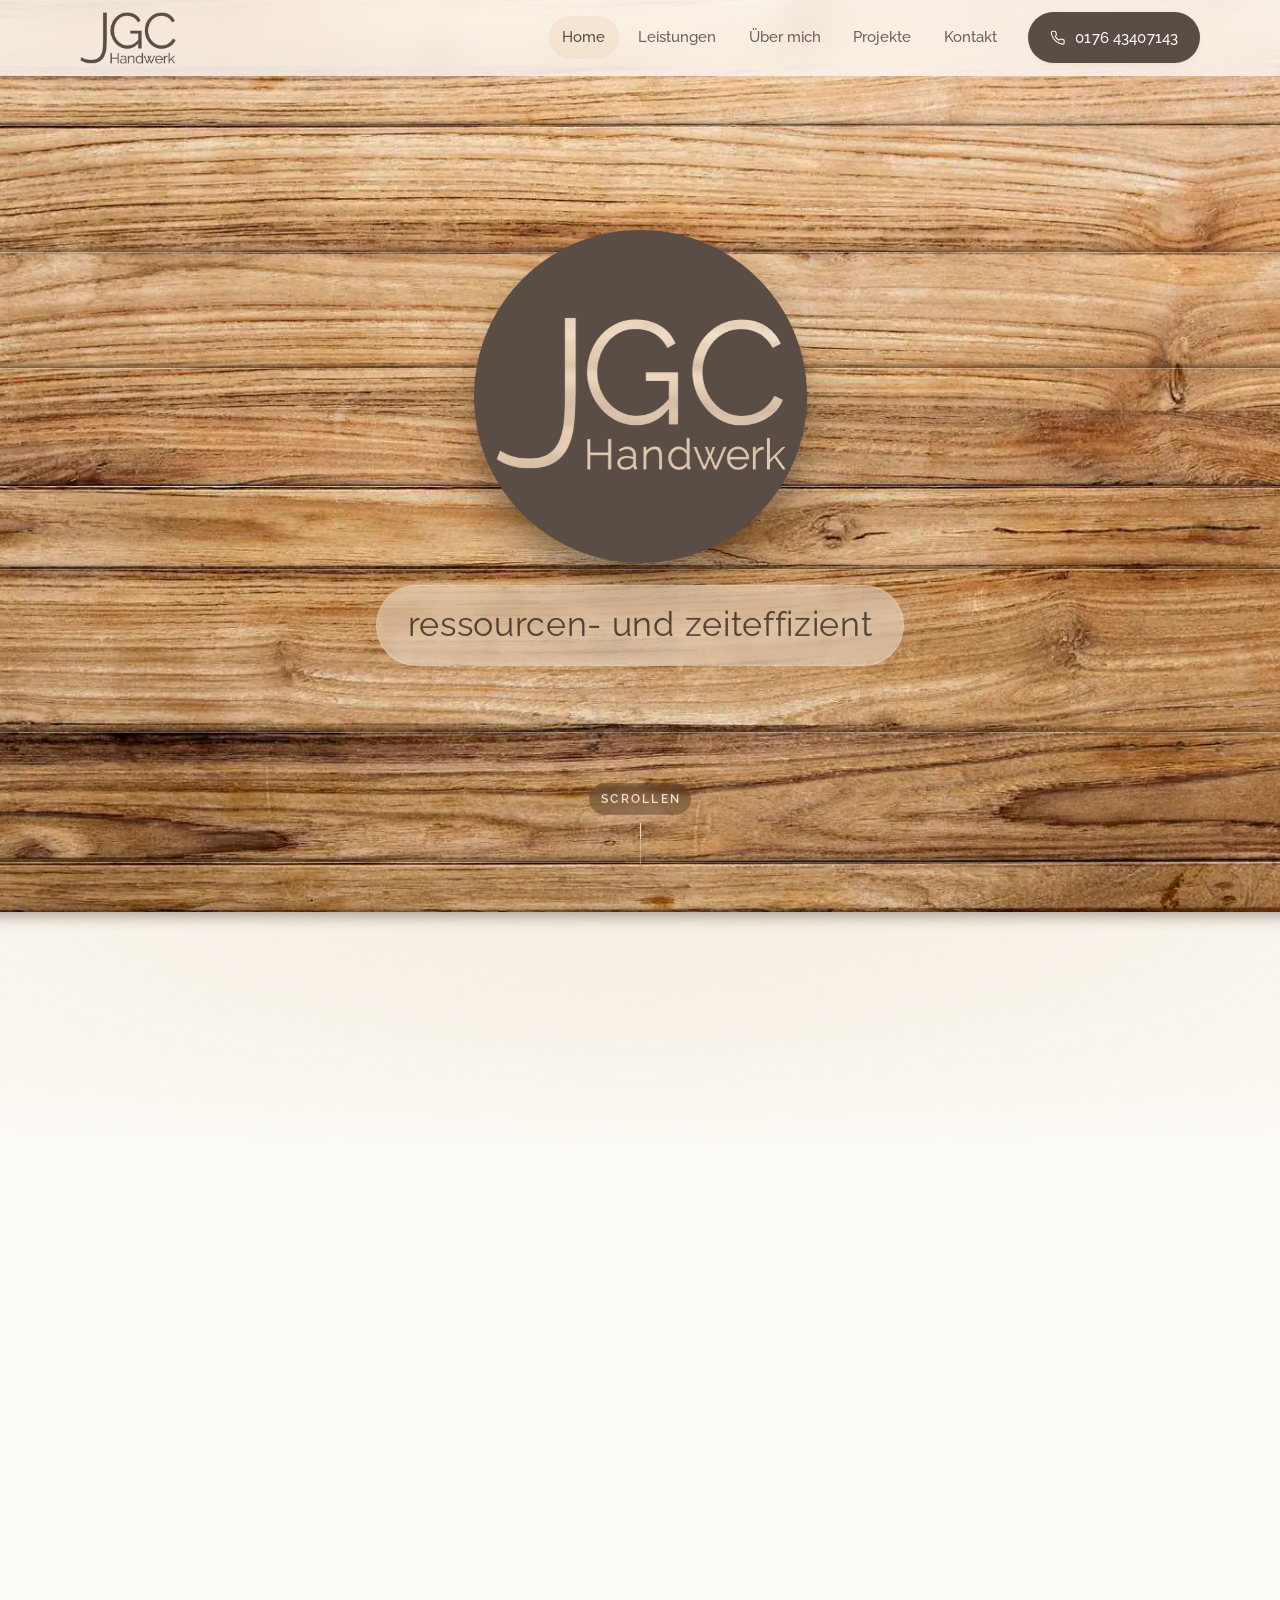
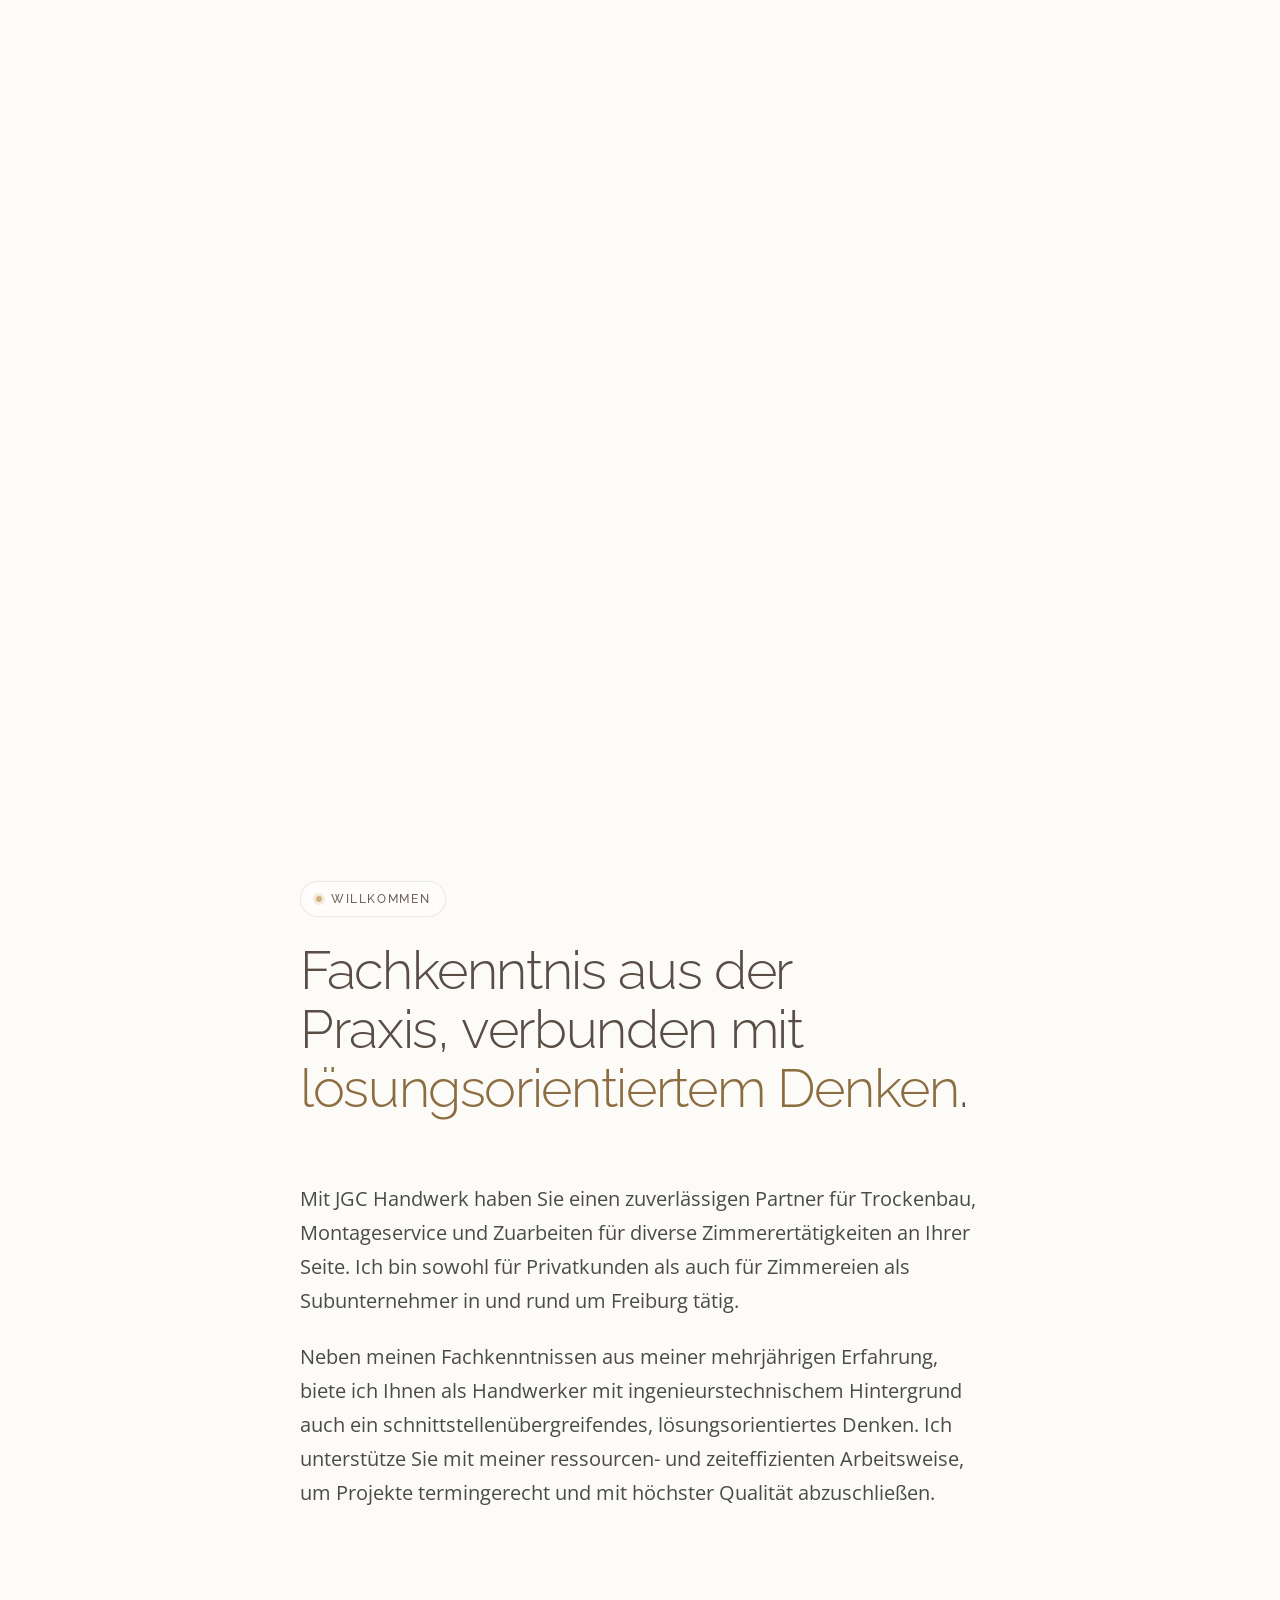
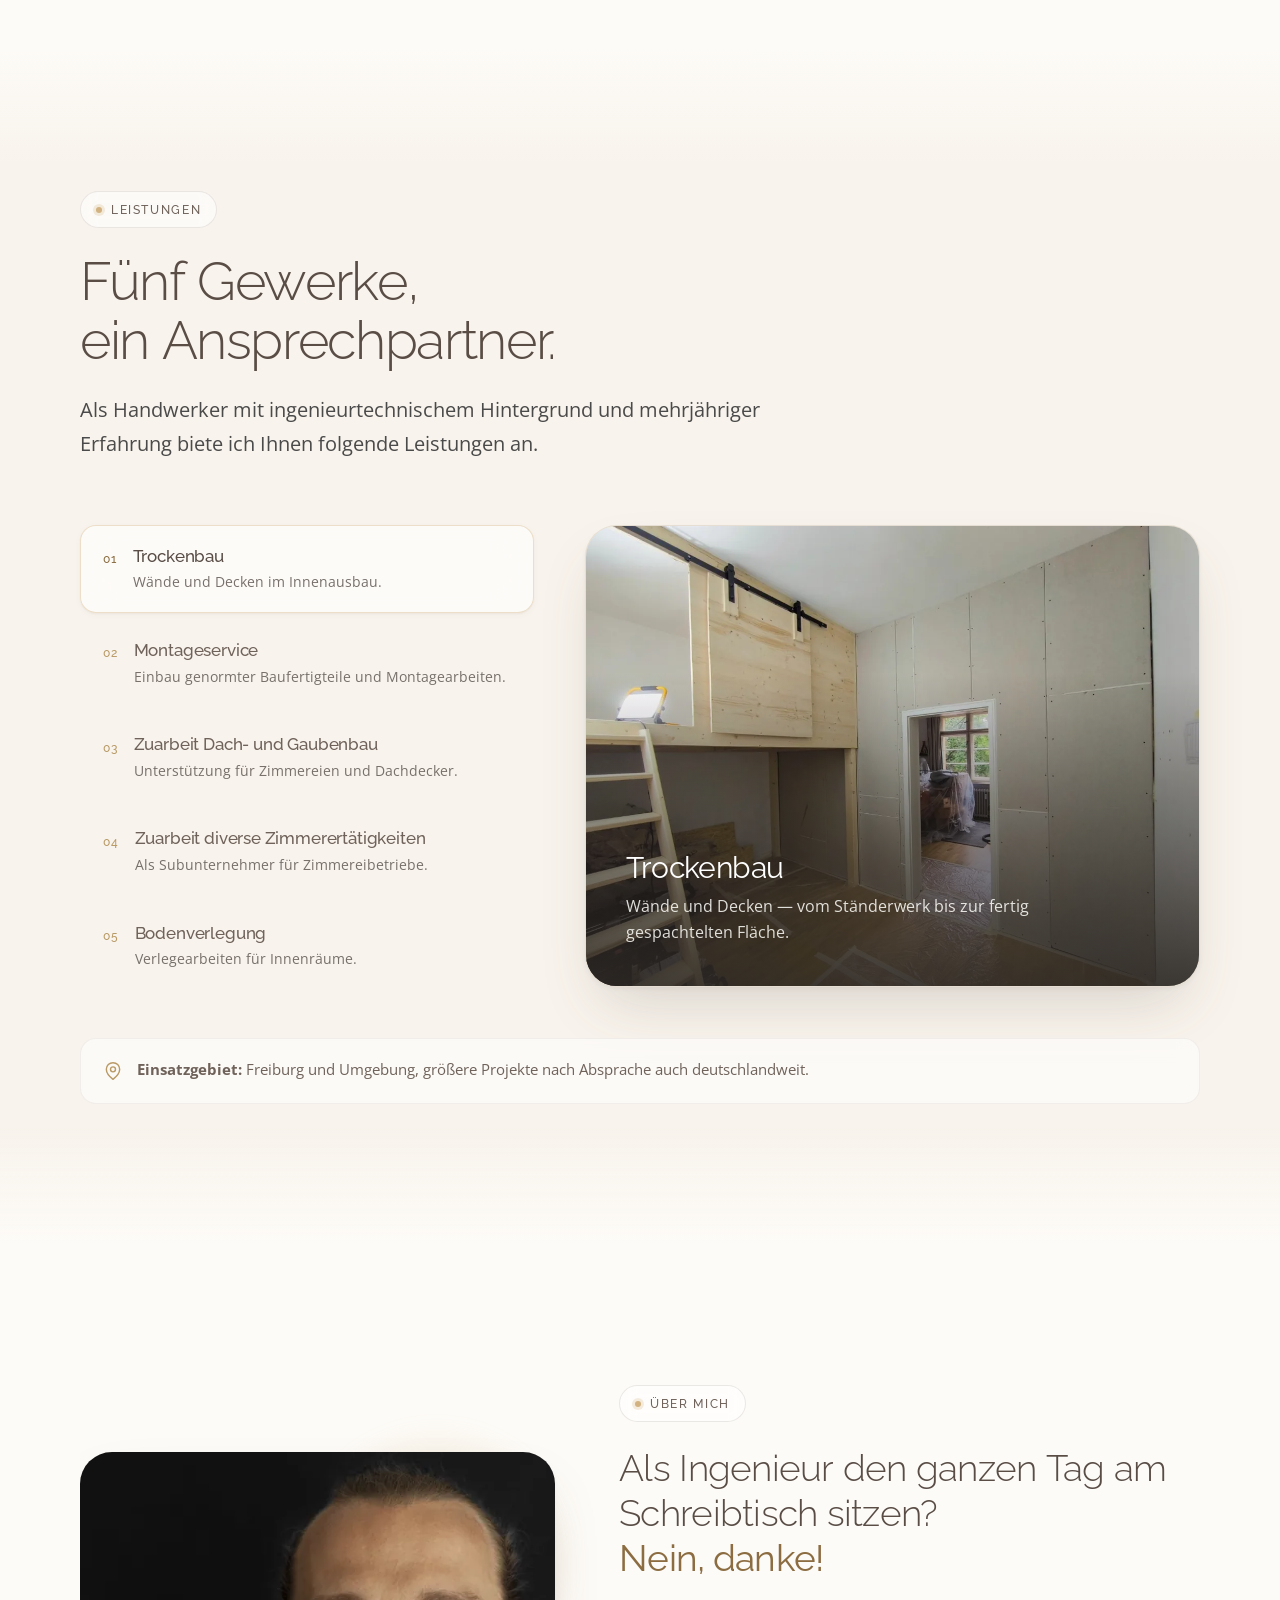
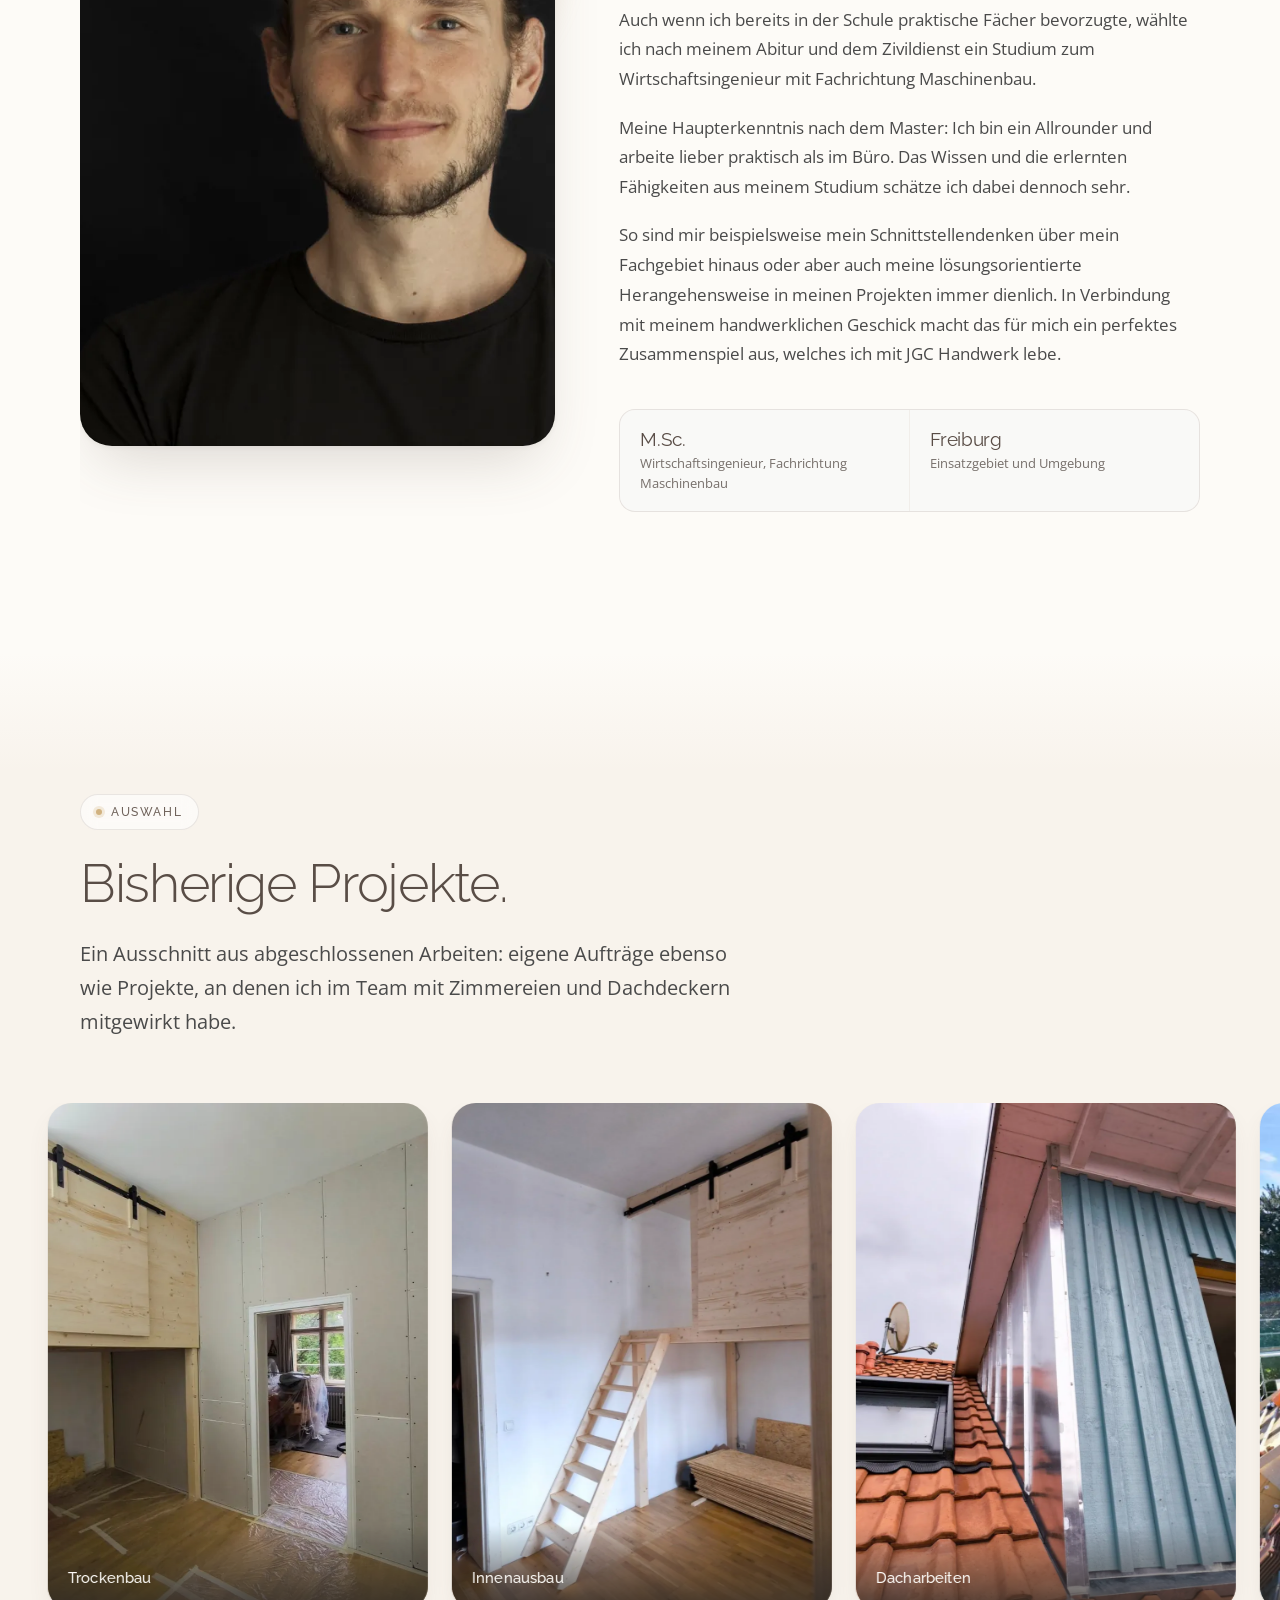
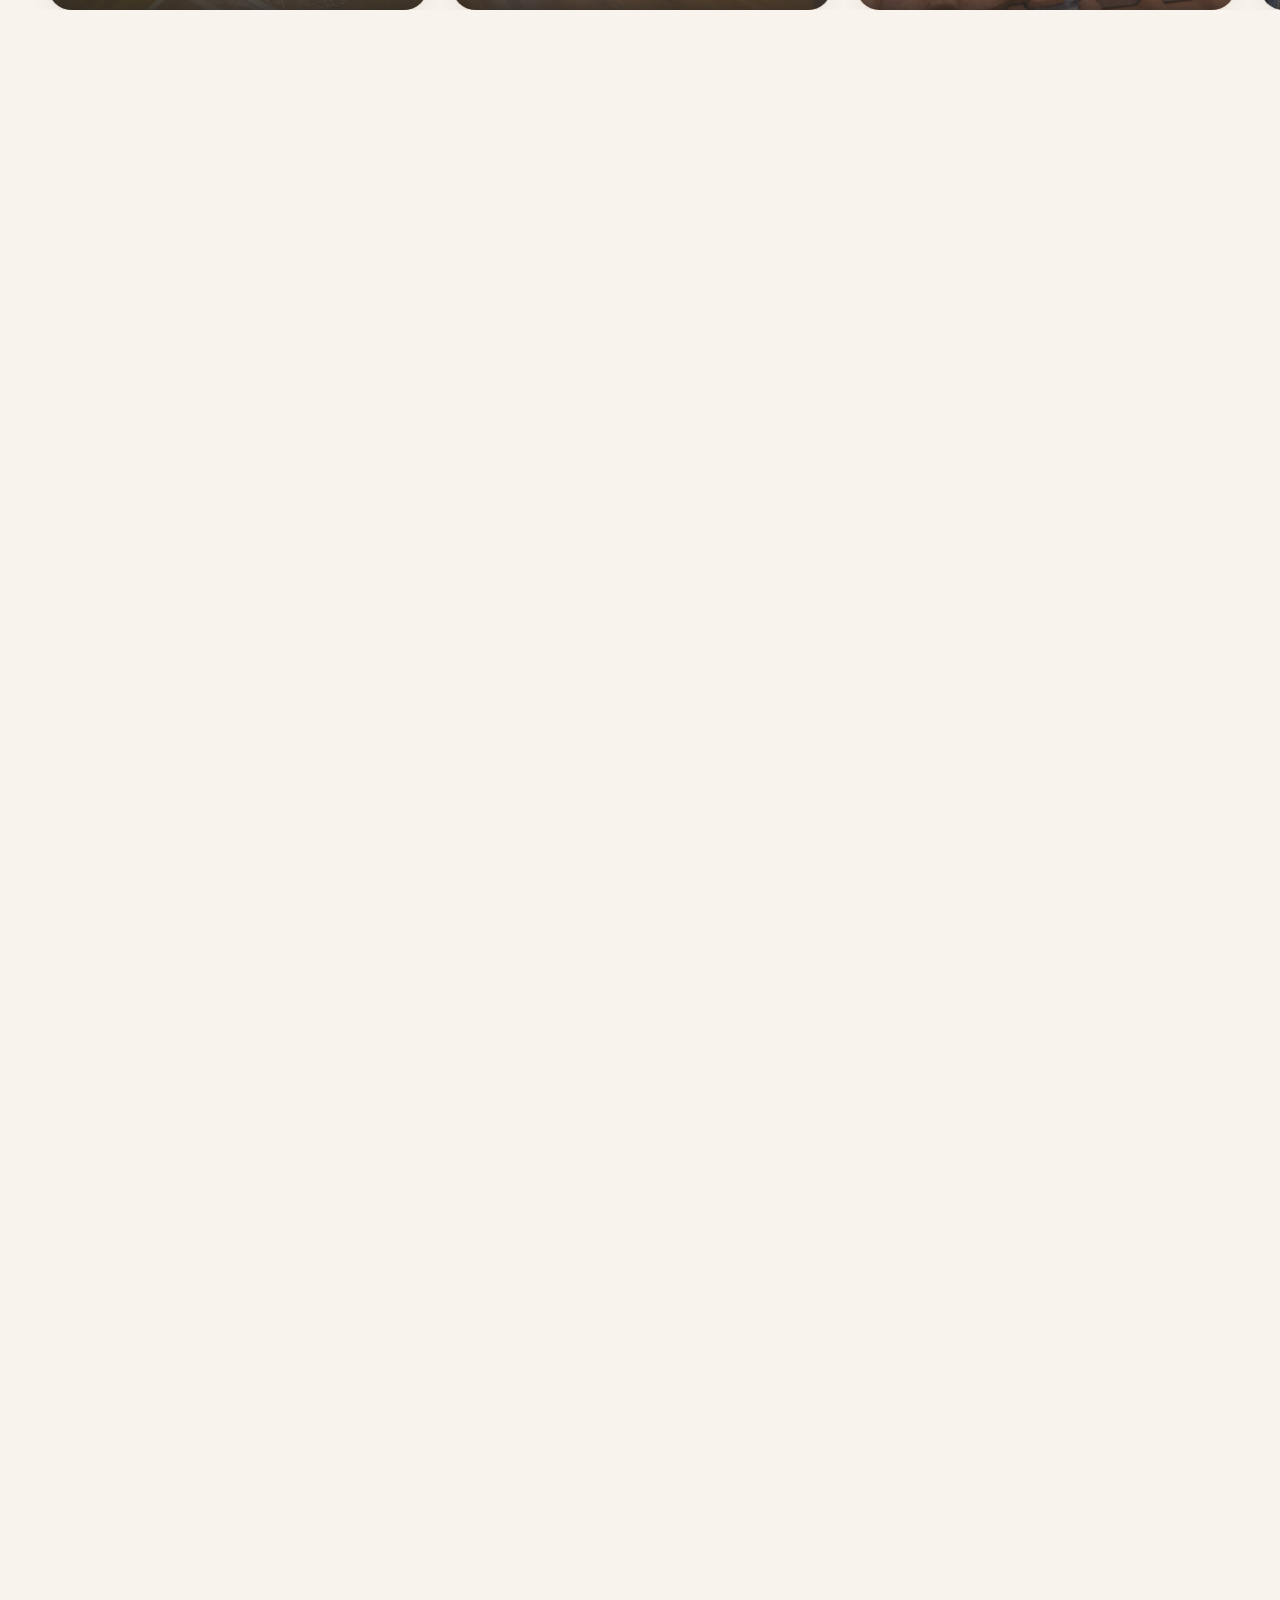
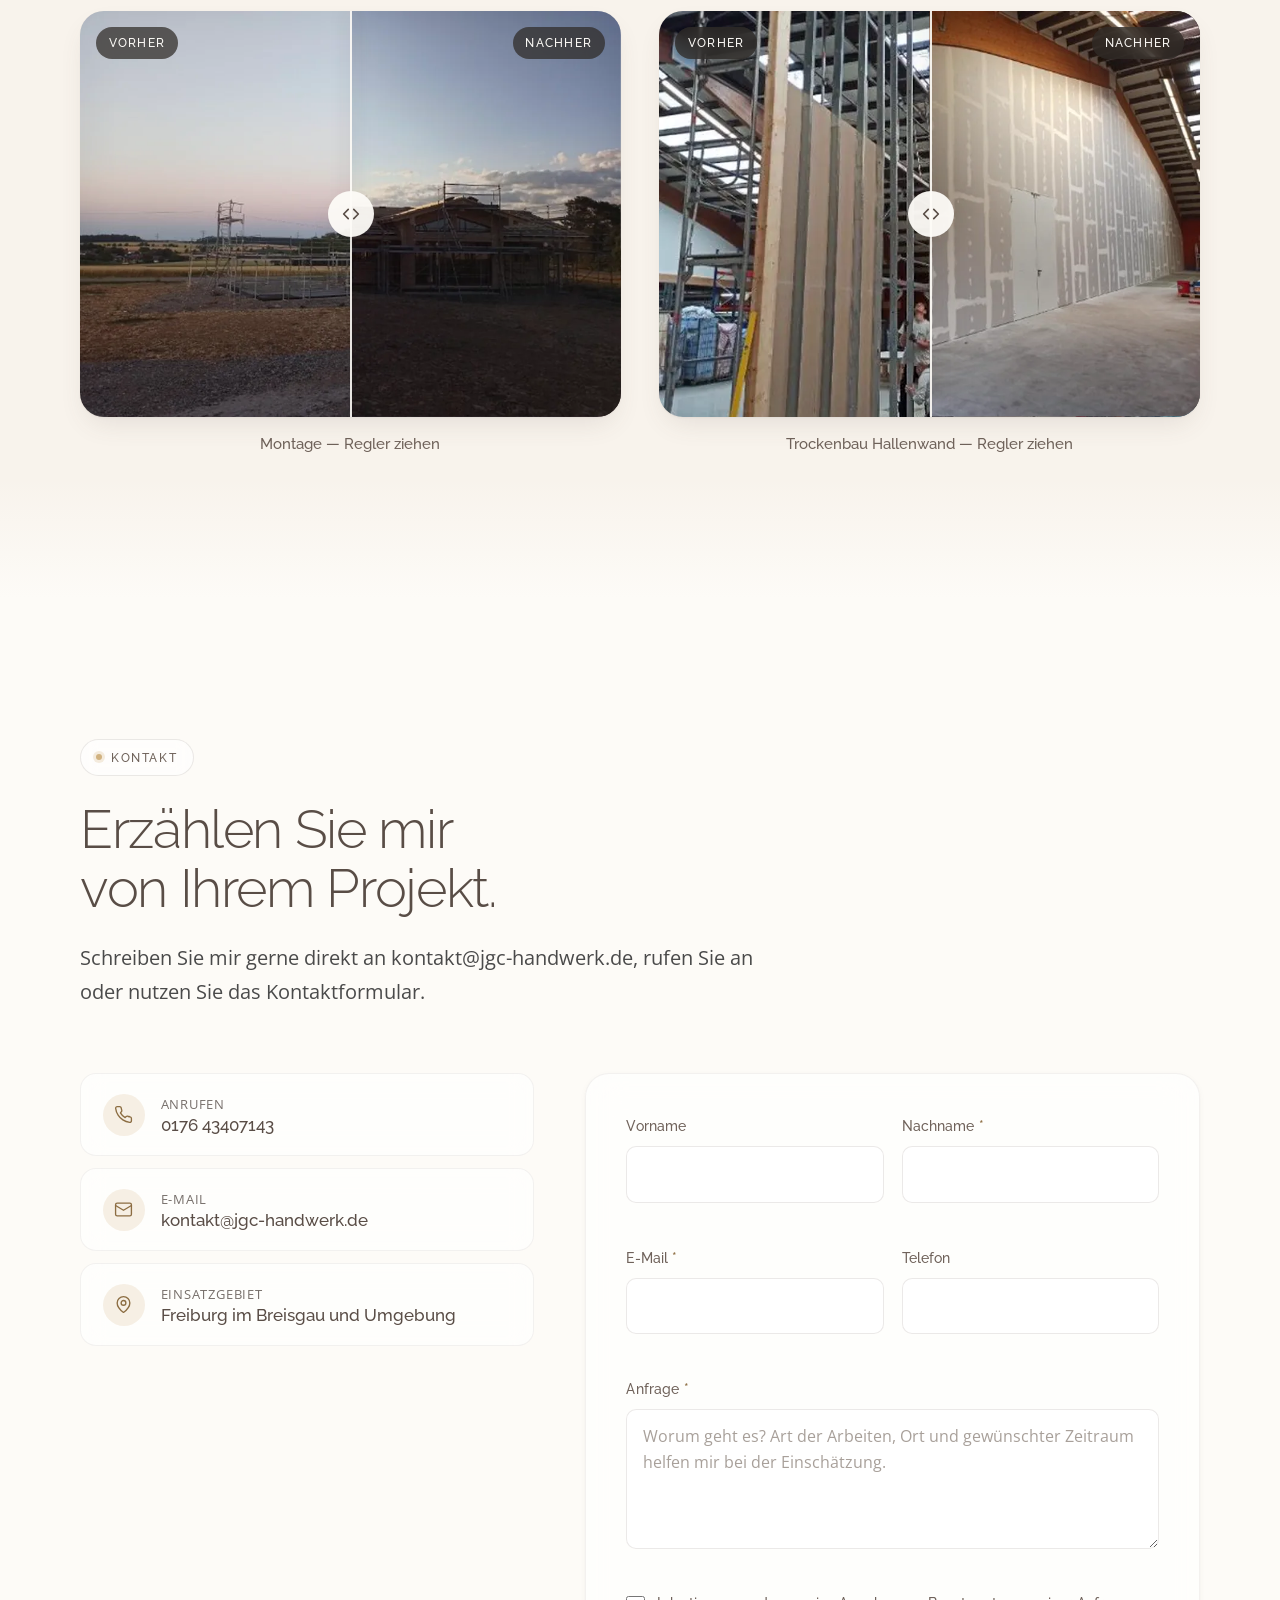
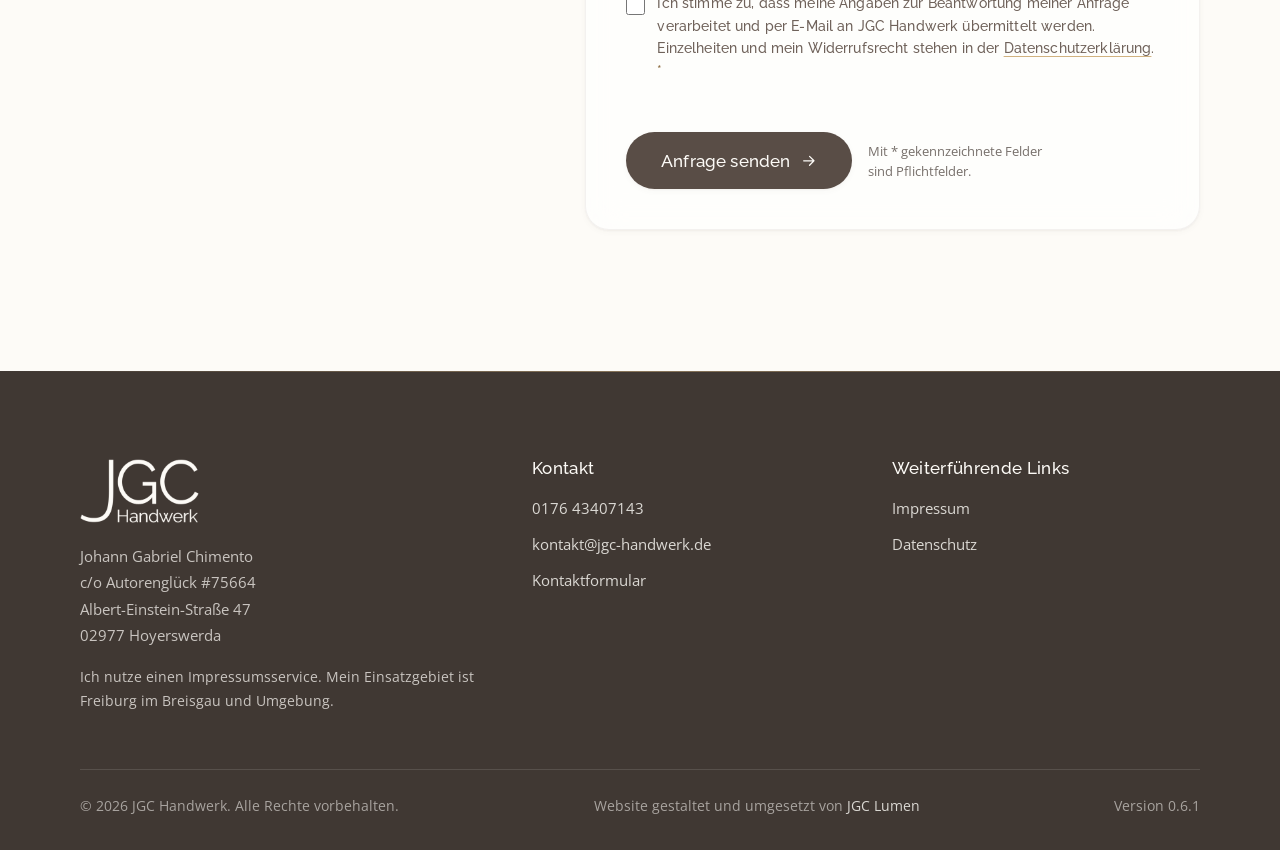
<file: index.html>
<!DOCTYPE html>
<html lang="de">
  <head>
    <meta charset="utf-8" />
    <meta name="viewport" content="width=device-width, initial-scale=1" />
    <title>Trockenbau, Montage und Zuarbeit in Freiburg | JGC Handwerk</title>
    <meta
      name="description"
      content="JGC Handwerk aus Freiburg: Trockenbau, Montageservice, Zuarbeit im Dach- und Gaubenbau und Bodenverlegung. Handwerk mit ingenieurtechnischem Hintergrund — ressourcen- und zeiteffizient."
    />
    <meta name="author" content="Johann Gabriel Chimento" />
    <meta name="theme-color" content="#fdfbf7" />
    <link rel="canonical" href="https://jgc-handwerk.de/" />
    <!-- Bestaetigung der Google Search Console, uebernommen von der alten WordPress-Seite.
         Nicht entfernen: ohne sie verliert Gabriel den Zugriff auf die Suchdaten. -->
    <meta name="google-site-verification" content="i4uCsDH_0chzB90zq6K65uwJ4QXMxPsaMQpvUYZRVZ4" />

    <meta property="og:type" content="website" />
    <meta property="og:locale" content="de_DE" />
    <meta property="og:site_name" content="JGC Handwerk" />
    <meta property="og:title" content="Trockenbau, Montage und Zuarbeit in Freiburg | JGC Handwerk" />
    <meta
      property="og:description"
      content="Ihr zuverlässiger Partner für Trockenbau, Montageservice und Zuarbeiten — für Privatkunden und Zimmereien in und rund um Freiburg."
    />
    <meta property="og:url" content="https://jgc-handwerk.de/" />
    <!-- Vorschaubild fuer geteilte Links: bewusst JPG im Format 1200x630, weil nicht jeder
         Messenger WebP zeigt. Ausschnitt aus p-trockenbau.webp. -->
    <meta property="og:image" content="https://jgc-handwerk.de/assets/img/og-bild.jpg" />
    <meta property="og:image:width" content="1200" />
    <meta property="og:image:height" content="630" />
    <meta property="og:image:alt" content="Trockenbauarbeiten von JGC Handwerk" />
    <meta name="twitter:card" content="summary_large_image" />

    <link rel="icon" href="assets/img/favicon-32.png" sizes="32x32" />
    <link rel="apple-touch-icon" href="assets/img/favicon-180.webp" />

    <link rel="preload" as="font" type="font/woff2" href="assets/fonts/raleway-latin.woff2" crossorigin />
    <link rel="preload" as="font" type="font/woff2" href="assets/fonts/open-sans-latin.woff2" crossorigin />
    <link rel="preload" as="image" href="assets/img/holz.webp" />
    <!-- "js" schaltet die Einblendungen frei, "bewegt" die Bretterwand im Hero. Beides schon
         hier im Kopf, damit die Seite nicht erst im Ruhe-Layout erscheint und dann umspringt.
         Ohne JavaScript bleibt alles sofort sichtbar; ohne JavaScript oder bei ruhiger
         Darstellung ist die Bretterwand ein ruhiges Holzband ueber dem Inhalt. -->
    <script>
      document.documentElement.classList.add("js");
      if (!window.matchMedia("(prefers-reduced-motion: reduce)").matches) {
        document.documentElement.classList.add("bewegt");
      }
    </script>
    <link rel="stylesheet" href="assets/css/style.css" />

    <script type="application/ld+json">
      {
        "@context": "https://schema.org",
        "@type": "HomeAndConstructionBusiness",
        "name": "JGC Handwerk",
        "founder": "Johann Gabriel Chimento",
        "description": "Trockenbau, Montageservice, Zuarbeit im Dach- und Gaubenbau, Zuarbeit für Zimmerertätigkeiten und Bodenverlegung.",
        "url": "https://jgc-handwerk.de/",
        "email": "kontakt@jgc-handwerk.de",
        "telephone": "+4917643407143",
        "image": "https://jgc-handwerk.de/assets/img/logo-kreis.png",
        "areaServed": [
          { "@type": "City", "name": "Freiburg im Breisgau" },
          { "@type": "Country", "name": "Deutschland" }
        ],
        "knowsAbout": [
          "Trockenbau",
          "Montageservice",
          "Dach- und Gaubenbau",
          "Zimmerertätigkeiten",
          "Bodenverlegung"
        ]
      }
    </script>
  </head>

  <body>
    <a class="skip-link" href="#main">Zum Inhalt springen</a>

    <!-- Lesefaden: zeigt oben als duenne Goldlinie, wie weit die Seite gelesen ist -->
    <div class="scrollspur" aria-hidden="true"><span id="scrollspurBalken"></span></div>

    <!-- ============ Kopfzeile ============ -->
    <header class="header" id="header">
      <div class="header__inner">
        <a class="brand" href="#home" aria-label="JGC Handwerk — zum Seitenanfang">
          <img src="assets/img/logo-schriftzug.webp" alt="" width="289" height="156" />
        </a>

        <button
          class="nav-toggle"
          id="navToggle"
          type="button"
          aria-expanded="false"
          aria-controls="nav"
          aria-label="Menü öffnen"
        >
          <span></span><span></span><span></span>
        </button>

        <nav class="nav" id="nav" aria-label="Hauptnavigation">
          <a class="nav__link" href="#home">Home</a>
          <a class="nav__link" href="#leistungen">Leistungen</a>
          <a class="nav__link" href="#ueber-mich">Über mich</a>
          <a class="nav__link" href="#projekte">Projekte</a>
          <a class="nav__link" href="#kontakt">Kontakt</a>
          <a class="btn header__cta" href="tel:+4917643407143">
            <svg class="btn__icon" viewBox="0 0 24 24" fill="none" stroke="currentColor" stroke-width="1.7" aria-hidden="true">
              <path d="M22 16.9v3a2 2 0 0 1-2.2 2 19.8 19.8 0 0 1-8.6-3.1 19.5 19.5 0 0 1-6-6A19.8 19.8 0 0 1 2.1 4.2 2 2 0 0 1 4.1 2h3a2 2 0 0 1 2 1.7c.1 1 .4 1.9.7 2.8a2 2 0 0 1-.5 2.1L8.1 9.9a16 16 0 0 0 6 6l1.3-1.3a2 2 0 0 1 2.1-.4c.9.3 1.8.6 2.8.7a2 2 0 0 1 1.7 2Z" stroke-linecap="round" stroke-linejoin="round"/>
            </svg>
            0176 43407143
          </a>
        </nav>
      </div>
    </header>

    <main id="main">
      <!-- ============ Hero: Bretterwand ============
           Beim Laden steht eine Wand aus Holzbrettern mit dem Logo davor. Beim Scrollen
           bleibt die Buehne stehen (ScrollTrigger heftet sie an), die Bretter gleiten
           abwechselnd nach links und rechts weg, das Logo reist an seinen Platz ueber der
           Ueberschrift, und der Inhalt dahinter blendet ein (main.js, Baustein Bretterwand).
           WICHTIG: keine CSS-Transition auf transform der Bretter, des Logos oder der
           Buehne — GSAP setzt dort Inline-Transforms (siehe CLAUDE.md, Stolperfallen). -->
      <section class="hero" id="home" aria-labelledby="hero-titel">
        <div class="hero__buehne">
          <!-- Inhalt: liegt hinter der Wand und wird beim Oeffnen sichtbar -->
          <div class="hero__licht" aria-hidden="true"></div>

          <div class="shell hero__inhalt">
            <div class="hero__logoplatz" aria-hidden="true"></div>

            <p class="eyebrow hero__etikett" data-freigabe>ressourcen- und zeiteffizient</p>

            <h1 class="h-display hero__titel" id="hero-titel" data-freigabe>
              Ihr zuverlässiger Partner für <span class="text-accent">Trockenbau, Montage und Zuarbeit.</span>
            </h1>

            <p class="lead hero__lead" data-freigabe>
              Ich bin sowohl für Privatkunden als auch für Zimmereien als Subunternehmer in und rund um Freiburg tätig —
              als Handwerker mit ingenieurtechnischem Hintergrund und mehrjähriger Erfahrung.
            </p>

            <div class="hero__aktionen" data-freigabe>
              <a class="btn btn--lg" href="#kontakt">
                Anfrage senden
                <svg class="btn__icon" viewBox="0 0 24 24" fill="none" stroke="currentColor" stroke-width="1.7" aria-hidden="true">
                  <path d="M5 12h14M13 6l6 6-6 6" stroke-linecap="round" stroke-linejoin="round" />
                </svg>
              </a>
              <a class="btn btn--ghost btn--lg" href="#leistungen">Leistungen ansehen</a>
            </div>

            <div class="trustbar hero__trust" data-freigabe>
              <span class="trustbar__item">
                <svg viewBox="0 0 24 24" fill="none" stroke="currentColor" stroke-width="1.7" aria-hidden="true">
                  <path d="M20 10c0 6-8 12-8 12s-8-6-8-12a8 8 0 0 1 16 0Z" stroke-linecap="round" stroke-linejoin="round"/>
                  <circle cx="12" cy="10" r="3" />
                </svg>
                Freiburg und Umgebung
              </span>
              <span class="trustbar__item">
                <svg viewBox="0 0 24 24" fill="none" stroke="currentColor" stroke-width="1.7" aria-hidden="true">
                  <path d="M3 21h18M5 21V8l7-5 7 5v13M9 21v-6h6v6" stroke-linecap="round" stroke-linejoin="round"/>
                </svg>
                Privatkunden und Zimmereien
              </span>
              <span class="trustbar__item hero__trust-weit">
                <svg viewBox="0 0 24 24" fill="none" stroke="currentColor" stroke-width="1.7" aria-hidden="true">
                  <path d="M22 10 12 5 2 10l10 5 10-5Z" stroke-linecap="round" stroke-linejoin="round"/>
                  <path d="M6 12v5c0 1.7 2.7 3 6 3s6-1.3 6-3v-5" stroke-linecap="round" stroke-linejoin="round"/>
                </svg>
                Wirtschaftsingenieur (M.Sc.)
              </span>
              <span class="trustbar__item hero__trust-weit">
                <svg viewBox="0 0 24 24" fill="none" stroke="currentColor" stroke-width="1.7" aria-hidden="true">
                  <path d="M9 12l2 2 4-4" stroke-linecap="round" stroke-linejoin="round"/>
                  <path d="M12 3l7 3v6c0 4.5-3 8.3-7 9-4-.7-7-4.5-7-9V6l7-3Z" stroke-linecap="round" stroke-linejoin="round"/>
                </svg>
                Handwerkskammer Freiburg
              </span>
            </div>
          </div>

          <!-- Bretterwand: die Teilung folgt den echten Fugen im Holzfoto
               (--von/--bis = Anteil der Bildhoehe). --seite gibt an, von wo das Brett
               beim Laden hereinfaehrt, --tiefe wie stark es dem Zeiger folgt. -->
          <div class="hero__wand" aria-hidden="true">
            <div class="hero__brett" style="--von: 0; --bis: 0.1479; --n: 0; --seite: -1; --tiefe: 7"><div class="hero__holz"></div></div>
            <div class="hero__brett" style="--von: 0.1479; --bis: 0.2857; --n: 1; --seite: 1; --tiefe: -9"><div class="hero__holz"></div></div>
            <div class="hero__brett" style="--von: 0.2857; --bis: 0.4106; --n: 2; --seite: -1; --tiefe: 12"><div class="hero__holz"></div></div>
            <div class="hero__brett" style="--von: 0.4106; --bis: 0.5385; --n: 3; --seite: 1; --tiefe: -6"><div class="hero__holz"></div></div>
            <div class="hero__brett" style="--von: 0.5385; --bis: 0.6294; --n: 4; --seite: -1; --tiefe: 10"><div class="hero__holz"></div></div>
            <div class="hero__brett" style="--von: 0.6294; --bis: 0.8062; --n: 5; --seite: 1; --tiefe: -11"><div class="hero__holz"></div></div>
            <div class="hero__brett" style="--von: 0.8062; --bis: 0.9461; --n: 6; --seite: -1; --tiefe: 8"><div class="hero__holz"></div></div>
            <div class="hero__brett" style="--von: 0.9461; --bis: 1; --n: 7; --seite: 1; --tiefe: -7"><div class="hero__holz"></div></div>
          </div>

          <!-- Logo: die Buchstaben der Bilddatei sind durchsichtig; eine halb deckende
               helle Ebene dahinter macht sie lesbar, das Holz schimmert noch durch -->
          <div class="hero__logo">
            <img src="assets/img/logo-kreis.webp" alt="Logo JGC Handwerk" width="565" height="566" />
          </div>

          <!-- Auf der Wand steht der Leitsatz; hinter der Wand uebernimmt das Etikett -->
          <p class="hero__leitsatz" aria-hidden="true"><span>ressourcen- und zeiteffizient</span></p>

          <div class="hero__hinweis" aria-hidden="true">
            <span class="hero__hinweis-wort">Scrollen</span>
            <span class="hero__hinweis-linie"></span>
          </div>
        </div>
      </section>

      <!-- ============ Willkommen ============ -->
      <section class="section" id="willkommen" aria-labelledby="willkommen-titel">
        <div class="shell shell--narrow">
          <div class="section-head reveal">
            <p class="eyebrow">Willkommen</p>
            <h2 class="h-section" id="willkommen-titel" data-worte>
              Fachkenntnis aus der Praxis, verbunden mit <span class="text-accent">lösungsorientiertem Denken</span>.
            </h2>
          </div>

          <div class="reveal">
            <p class="lead">
              Mit JGC Handwerk haben Sie einen zuverlässigen Partner für Trockenbau, Montageservice und Zuarbeiten für
              diverse Zimmerertätigkeiten an Ihrer Seite. Ich bin sowohl für Privatkunden als auch für Zimmereien als
              Subunternehmer in und rund um Freiburg tätig.
            </p>
            <p class="lead">
              Neben meinen Fachkenntnissen aus meiner mehrjährigen Erfahrung, biete ich Ihnen als Handwerker mit
              ingenieurstechnischem Hintergrund auch ein schnittstellenübergreifendes, lösungsorientiertes Denken. Ich
              unterstütze Sie mit meiner ressourcen- und zeiteffizienten Arbeitsweise, um Projekte termingerecht und mit
              höchster Qualität abzuschließen.
            </p>
          </div>
        </div>
      </section>

      <!-- ============ Leistungen ============ -->
      <section class="section section--tint" id="leistungen" aria-labelledby="leistungen-titel">
        <div class="shell">
          <div class="section-head reveal">
            <p class="eyebrow">Leistungen</p>
            <h2 class="h-section" id="leistungen-titel" data-worte>Fünf Gewerke, ein Ansprechpartner.</h2>
            <p class="lead">
              Als Handwerker mit ingenieurtechnischem Hintergrund und mehrjähriger Erfahrung biete ich Ihnen folgende
              Leistungen an.
            </p>
          </div>

          <div class="tabs reveal">
            <div class="tabs__list" role="tablist" aria-label="Leistungen">
              <button class="tab" role="tab" id="tab-1" aria-controls="panel-1" aria-selected="true" tabindex="0">
                <span class="tab__num">01</span>
                <span>
                  <span class="tab__title">Trockenbau</span>
                  <span class="tab__hint">Wände und Decken im Innenausbau.</span>
                </span>
              </button>

              <button class="tab" role="tab" id="tab-2" aria-controls="panel-2" aria-selected="false" tabindex="-1">
                <span class="tab__num">02</span>
                <span>
                  <span class="tab__title">Montageservice</span>
                  <span class="tab__hint">Einbau genormter Baufertigteile und Montagearbeiten.</span>
                </span>
              </button>

              <button class="tab" role="tab" id="tab-3" aria-controls="panel-3" aria-selected="false" tabindex="-1">
                <span class="tab__num">03</span>
                <span>
                  <span class="tab__title">Zuarbeit Dach- und Gaubenbau</span>
                  <span class="tab__hint">Unterstützung für Zimmereien und Dachdecker.</span>
                </span>
              </button>

              <button class="tab" role="tab" id="tab-4" aria-controls="panel-4" aria-selected="false" tabindex="-1">
                <span class="tab__num">04</span>
                <span>
                  <span class="tab__title">Zuarbeit diverse Zimmerertätigkeiten</span>
                  <span class="tab__hint">Als Subunternehmer für Zimmereibetriebe.</span>
                </span>
              </button>

              <button class="tab" role="tab" id="tab-5" aria-controls="panel-5" aria-selected="false" tabindex="-1">
                <span class="tab__num">05</span>
                <span>
                  <span class="tab__title">Bodenverlegung</span>
                  <span class="tab__hint">Verlegearbeiten für Innenräume.</span>
                </span>
              </button>
            </div>

            <div class="tabs__panels">
              <div class="panel is-active" role="tabpanel" id="panel-1" aria-labelledby="tab-1">
                <div class="panel__media">
                  <img src="assets/img/p-trockenbau.webp" alt="Trockenbauarbeiten von JGC Handwerk" loading="lazy" />
                  <div class="panel__caption">
                    <h3>Trockenbau</h3>
                    <p>Wände und Decken — vom Ständerwerk bis zur fertig gespachtelten Fläche.</p>
                  </div>
                </div>
              </div>

              <div class="panel" role="tabpanel" id="panel-2" aria-labelledby="tab-2" hidden>
                <div class="panel__media">
                  <img src="assets/img/vn-montage-nachher.webp" alt="Abgeschlossene Montagearbeiten" loading="lazy" />
                  <div class="panel__caption">
                    <h3>Montageservice</h3>
                    <p>Einbau genormter Baufertigteile und Montagearbeiten für Privatkunden und Betriebe.</p>
                  </div>
                </div>
              </div>

              <div class="panel" role="tabpanel" id="panel-3" aria-labelledby="tab-3" hidden>
                <div class="panel__media">
                  <img src="assets/img/p-dach.webp" alt="Dacharbeiten von JGC Handwerk" loading="lazy" />
                  <div class="panel__caption">
                    <h3>Zuarbeit Dach- und Gaubenbau</h3>
                    <p>Zuverlässige Unterstützung für Zimmereien und Dachdecker bei Dachaufbau und Gaubenbau.</p>
                  </div>
                </div>
              </div>

              <div class="panel" role="tabpanel" id="panel-4" aria-labelledby="tab-4" hidden>
                <div class="panel__media">
                  <img src="assets/img/p-dachausbau.webp" alt="Innenausbau im Dachgeschoss" loading="lazy" />
                  <div class="panel__caption">
                    <h3>Zuarbeit diverse Zimmerertätigkeiten</h3>
                    <p>Als Subunternehmer im Einsatz — eingespielt in bestehende Abläufe auf der Baustelle.</p>
                  </div>
                </div>
              </div>

              <div class="panel" role="tabpanel" id="panel-5" aria-labelledby="tab-5" hidden>
                <div class="panel__media">
                  <img src="assets/img/p-boden.webp" alt="Bodenverlegearbeiten von JGC Handwerk" loading="lazy" />
                  <div class="panel__caption">
                    <h3>Bodenverlegung</h3>
                    <p>Verlegearbeiten für Innenräume — sauber vorbereitet, sauber abgeschlossen.</p>
                  </div>
                </div>
              </div>
            </div>
          </div>

          <p class="area-note reveal">
            <svg viewBox="0 0 24 24" fill="none" stroke="currentColor" stroke-width="1.7" aria-hidden="true">
              <path d="M20 10c0 6-8 12-8 12s-8-6-8-12a8 8 0 0 1 16 0Z" stroke-linecap="round" stroke-linejoin="round"/>
              <circle cx="12" cy="10" r="3" />
            </svg>
            <span>
              <strong>Einsatzgebiet:</strong> Freiburg und Umgebung, größere Projekte nach Absprache auch
              deutschlandweit.
            </span>
          </p>
        </div>
      </section>

      <!-- ============ Über mich ============ -->
      <section class="section" id="ueber-mich" aria-labelledby="ueber-titel">
        <div class="shell">
          <div class="about">
            <div class="about__media reveal">
              <img
                class="about__portrait"
                src="assets/img/gabriel.webp"
                alt="Johann Gabriel Chimento, Inhaber von JGC Handwerk"
                loading="lazy"
                width="1100"
                height="1375"
              />
            </div>

            <div class="reveal">
              <p class="eyebrow">Über mich</p>
              <h2 class="h-section visually-hidden" id="ueber-titel">Über mich</h2>

              <p class="about__quote" data-worte>
                Als Ingenieur den ganzen Tag am Schreibtisch sitzen?
                <span class="about__quote-akzent">Nein, danke!</span>
              </p>

              <p>
                Auch wenn ich bereits in der Schule praktische Fächer bevorzugte, wählte ich nach meinem Abitur und dem
                Zivildienst ein Studium zum Wirtschaftsingenieur mit Fachrichtung Maschinenbau.
              </p>
              <p>
                Meine Haupterkenntnis nach dem Master: Ich bin ein Allrounder und arbeite lieber praktisch als im Büro.
                Das Wissen und die erlernten Fähigkeiten aus meinem Studium schätze ich dabei dennoch sehr.
              </p>
              <p>
                So sind mir beispielsweise mein Schnittstellendenken über mein Fachgebiet hinaus oder aber auch meine
                lösungsorientierte Herangehensweise in meinen Projekten immer dienlich. In Verbindung mit meinem
                handwerklichen Geschick macht das für mich ein perfektes Zusammenspiel aus, welches ich mit JGC Handwerk
                lebe.
              </p>

              <div class="about__facts">
                <div class="fact">
                  <span class="fact__value">M.Sc.</span>
                  <span class="fact__label">Wirtschaftsingenieur, Fachrichtung Maschinenbau</span>
                </div>
                <div class="fact">
                  <span class="fact__value">Freiburg</span>
                  <span class="fact__label">Einsatzgebiet und Umgebung</span>
                </div>
              </div>
            </div>
          </div>
        </div>
      </section>

      <!-- ============ Projekte ============ -->
      <section class="section section--tint" id="projekte" aria-labelledby="projekte-titel">
        <div class="shell">
          <div class="section-head reveal">
            <p class="eyebrow">Auswahl</p>
            <h2 class="h-section" id="projekte-titel" data-worte>Bisherige Projekte.</h2>
            <p class="lead">
              Ein Ausschnitt aus abgeschlossenen Arbeiten: eigene Aufträge ebenso wie Projekte, an denen ich im Team
              mit Zimmereien und Dachdeckern mitgewirkt habe.
            </p>
          </div>
        </div>

        <!-- Bahn: laeuft beim Scrollen seitwaerts (siehe main.js).
             WICHTIG: #rail und #railTrack duerfen keine reveal-Klasse und damit
             keine CSS-Transition auf transform tragen. ScrollTrigger heftet
             #rail an und schiebt #railTrack per Inline-Transform — eine
             Transition laesst beides beim Setzen sichtbar nachschwingen
             (die Bildleiste "springt" beim Verlassen der Anheftung).
             Die Einblendung uebernehmen darum die einzelnen .shot-Karten,
             gestaffelt von main.js. -->
        <div class="rail" id="rail">
          <div class="rail__track" id="railTrack">
            <figure class="shot">
              <img src="assets/img/p-trockenbau.webp" alt="Trockenbau" loading="lazy" />
              <figcaption class="shot__label">Trockenbau</figcaption>
            </figure>
            <figure class="shot">
              <img src="assets/img/p-innenausbau.webp" alt="Innenausbau" loading="lazy" />
              <figcaption class="shot__label">Innenausbau</figcaption>
            </figure>
            <figure class="shot">
              <img src="assets/img/p-dach.webp" alt="Dacharbeiten" loading="lazy" />
              <figcaption class="shot__label">Dacharbeiten</figcaption>
            </figure>
            <figure class="shot">
              <img src="assets/img/p-dachausbau.webp" alt="Dachausbau" loading="lazy" />
              <figcaption class="shot__label">Dachausbau</figcaption>
            </figure>
            <figure class="shot">
              <img src="assets/img/p-balkon.webp" alt="Arbeiten am Balkon" loading="lazy" />
              <figcaption class="shot__label">Balkon</figcaption>
            </figure>
            <figure class="shot">
              <img src="assets/img/p-boden.webp" alt="Bodenverlegearbeiten" loading="lazy" />
              <figcaption class="shot__label">Bodenverlegung</figcaption>
            </figure>
            <figure class="shot">
              <img src="assets/img/p-baustelle.webp" alt="Baustelle" loading="lazy" />
              <figcaption class="shot__label">Baustelle</figcaption>
            </figure>
            <figure class="shot">
              <img src="assets/img/p-treppenhaus.webp" alt="Trockenbau im Treppenhaus" loading="lazy" />
              <figcaption class="shot__label">Treppenhaus</figcaption>
            </figure>
            <figure class="shot">
              <img src="assets/img/p-innenausbau2.webp" alt="Innenausbau mit Trockenbau" loading="lazy" />
              <figcaption class="shot__label">Innenausbau</figcaption>
            </figure>
          </div>
        </div>

        <div class="shell">
          <div class="compare-grid reveal-group">
            <figure style="--i: 0">
              <div class="compare" data-compare tabindex="0" role="slider" aria-label="Vergleich Montage: vorher und nachher" aria-valuemin="0" aria-valuemax="100" aria-valuenow="50">
                <img src="assets/img/vn-montage-vorher.webp" alt="Montage, Zustand vorher" loading="lazy" />
                <img class="compare__after" src="assets/img/vn-montage-nachher.webp" alt="Montage, Zustand nachher" loading="lazy" />
                <span class="compare__tag compare__tag--before">vorher</span>
                <span class="compare__tag compare__tag--after">nachher</span>
                <div class="compare__handle">
                  <span class="compare__grip">
                    <svg viewBox="0 0 24 24" fill="none" stroke="currentColor" stroke-width="1.8" aria-hidden="true">
                      <path d="M9 7 4 12l5 5M15 7l5 5-5 5" stroke-linecap="round" stroke-linejoin="round" />
                    </svg>
                  </span>
                </div>
              </div>
              <figcaption class="compare__caption">Montage — Regler ziehen</figcaption>
            </figure>

            <figure style="--i: 1">
              <div class="compare" data-compare tabindex="0" role="slider" aria-label="Vergleich Hallenwand: vorher und nachher" aria-valuemin="0" aria-valuemax="100" aria-valuenow="50">
                <img src="assets/img/vn-hallenwand-vorher.webp" alt="Hallenwand, Zustand vorher" loading="lazy" />
                <img class="compare__after" src="assets/img/vn-hallenwand-nachher.webp" alt="Hallenwand, Zustand nachher" loading="lazy" />
                <span class="compare__tag compare__tag--before">vorher</span>
                <span class="compare__tag compare__tag--after">nachher</span>
                <div class="compare__handle">
                  <span class="compare__grip">
                    <svg viewBox="0 0 24 24" fill="none" stroke="currentColor" stroke-width="1.8" aria-hidden="true">
                      <path d="M9 7 4 12l5 5M15 7l5 5-5 5" stroke-linecap="round" stroke-linejoin="round" />
                    </svg>
                  </span>
                </div>
              </div>
              <figcaption class="compare__caption">Trockenbau Hallenwand — Regler ziehen</figcaption>
            </figure>
          </div>
        </div>
      </section>

      <!-- ============ Kontakt ============ -->
      <section class="section" id="kontakt" aria-labelledby="kontakt-titel">
        <div class="shell">
          <div class="section-head reveal">
            <p class="eyebrow">Kontakt</p>
            <h2 class="h-section" id="kontakt-titel" data-worte>Erzählen Sie mir von Ihrem Projekt.</h2>
            <p class="lead">
              Schreiben Sie mir gerne direkt an kontakt@jgc-handwerk.de, rufen Sie an oder nutzen Sie das
              Kontaktformular.
            </p>
          </div>

          <div class="contact">
            <div class="contact__direct reveal">
              <a class="contact-link" href="tel:+4917643407143">
                <span class="contact-link__icon">
                  <svg viewBox="0 0 24 24" fill="none" stroke="currentColor" stroke-width="1.7" aria-hidden="true">
                    <path d="M22 16.9v3a2 2 0 0 1-2.2 2 19.8 19.8 0 0 1-8.6-3.1 19.5 19.5 0 0 1-6-6A19.8 19.8 0 0 1 2.1 4.2 2 2 0 0 1 4.1 2h3a2 2 0 0 1 2 1.7c.1 1 .4 1.9.7 2.8a2 2 0 0 1-.5 2.1L8.1 9.9a16 16 0 0 0 6 6l1.3-1.3a2 2 0 0 1 2.1-.4c.9.3 1.8.6 2.8.7a2 2 0 0 1 1.7 2Z" stroke-linecap="round" stroke-linejoin="round"/>
                  </svg>
                </span>
                <span>
                  <span class="contact-link__label">Anrufen</span>
                  <span class="contact-link__value">0176 43407143</span>
                </span>
              </a>

              <a class="contact-link" href="mailto:kontakt@jgc-handwerk.de">
                <span class="contact-link__icon">
                  <svg viewBox="0 0 24 24" fill="none" stroke="currentColor" stroke-width="1.7" aria-hidden="true">
                    <rect x="2" y="4" width="20" height="16" rx="2" />
                    <path d="m2 7 10 6 10-6" stroke-linecap="round" stroke-linejoin="round" />
                  </svg>
                </span>
                <span>
                  <span class="contact-link__label">E-Mail</span>
                  <span class="contact-link__value">kontakt@jgc-handwerk.de</span>
                </span>
              </a>

              <div class="contact-link" style="cursor: default">
                <span class="contact-link__icon">
                  <svg viewBox="0 0 24 24" fill="none" stroke="currentColor" stroke-width="1.7" aria-hidden="true">
                    <path d="M20 10c0 6-8 12-8 12s-8-6-8-12a8 8 0 0 1 16 0Z" stroke-linecap="round" stroke-linejoin="round"/>
                    <circle cx="12" cy="10" r="3" />
                  </svg>
                </span>
                <span>
                  <span class="contact-link__label">Einsatzgebiet</span>
                  <span class="contact-link__value">Freiburg im Breisgau und Umgebung</span>
                </span>
              </div>
            </div>

            <div class="card reveal">
              <form class="form" id="kontaktFormular" novalidate>
                <div class="form__grid">
                  <div class="field">
                    <label for="vorname">Vorname</label>
                    <input id="vorname" name="vorname" type="text" autocomplete="given-name" maxlength="100" />
                    <span class="field__error" id="err-vorname" aria-live="polite"></span>
                  </div>

                  <div class="field">
                    <label for="nachname">Nachname <span class="req" aria-hidden="true">*</span></label>
                    <input id="nachname" name="nachname" type="text" autocomplete="family-name" maxlength="100" required />
                    <span class="field__error" id="err-nachname" aria-live="polite"></span>
                  </div>

                  <div class="field">
                    <label for="email">E-Mail <span class="req" aria-hidden="true">*</span></label>
                    <input id="email" name="email" type="email" autocomplete="email" maxlength="254" required />
                    <span class="field__error" id="err-email" aria-live="polite"></span>
                  </div>

                  <div class="field">
                    <label for="telefon">Telefon</label>
                    <input id="telefon" name="telefon" type="tel" autocomplete="tel" maxlength="40" />
                    <span class="field__error" id="err-telefon" aria-live="polite"></span>
                  </div>

                  <div class="field field--full">
                    <label for="anfrage">Anfrage <span class="req" aria-hidden="true">*</span></label>
                    <textarea
                      id="anfrage"
                      name="anfrage"
                      maxlength="5000"
                      required
                      placeholder="Worum geht es? Art der Arbeiten, Ort und gewünschter Zeitraum helfen mir bei der Einschätzung."
                    ></textarea>
                    <span class="field__error" id="err-anfrage" aria-live="polite"></span>
                  </div>

                  <div class="field field--full">
                    <label class="consent" for="datenschutz">
                      <input id="datenschutz" name="datenschutz" type="checkbox" required />
                      <span>
                        Ich stimme zu, dass meine Angaben zur Beantwortung meiner Anfrage verarbeitet und per E-Mail an
                        JGC Handwerk übermittelt werden. Einzelheiten und mein Widerrufsrecht stehen in der
                        <a href="datenschutz.html">Datenschutzerklärung</a>. <span class="req" aria-hidden="true">*</span>
                      </span>
                    </label>
                    <span class="field__error" id="err-datenschutz" aria-live="polite"></span>
                  </div>
                </div>

                <!-- Koeder fuer automatische Formularausfueller -->
                <div class="hp" aria-hidden="true">
                  <label for="webseite">Dieses Feld bitte leer lassen</label>
                  <input id="webseite" name="webseite" type="text" tabindex="-1" autocomplete="off" />
                </div>

                <div class="form__foot">
                  <button class="btn btn--lg" type="submit">
                    Anfrage senden
                    <svg class="btn__icon" viewBox="0 0 24 24" fill="none" stroke="currentColor" stroke-width="1.7" aria-hidden="true">
                      <path d="M5 12h14M13 6l6 6-6 6" stroke-linecap="round" stroke-linejoin="round" />
                    </svg>
                  </button>
                  <p class="form__note">Mit <span aria-hidden="true">*</span> gekennzeichnete Felder sind Pflichtfelder.</p>
                </div>

                <div class="form__status" id="formStatus" role="status" hidden></div>
              </form>
            </div>
          </div>
        </div>
      </section>
    </main>

    <!-- ============ Fußzeile ============ -->
    <footer class="footer">
      <div class="shell">
        <div class="footer__grid">
          <div class="footer__brand-col">
            <div class="footer__brand">
              <img src="assets/img/logo-schriftzug-hell.webp" alt="JGC Handwerk" width="356" height="192" />
            </div>
            <p>
              Johann Gabriel Chimento<br />
              c/o Autorenglück #75664<br />
              Albert-Einstein-Straße 47<br />
              02977 Hoyerswerda
            </p>
            <p style="margin-top: 1rem; font-size: 0.86rem">
              Ich nutze einen Impressumsservice. Mein Einsatzgebiet ist Freiburg im Breisgau und Umgebung.
            </p>
          </div>

          <div>
            <h2>Kontakt</h2>
            <ul class="footer__list">
              <li><a href="tel:+4917643407143">0176 43407143</a></li>
              <li><a href="mailto:kontakt@jgc-handwerk.de">kontakt@jgc-handwerk.de</a></li>
              <li><a href="#kontakt">Kontaktformular</a></li>
            </ul>
          </div>

          <div>
            <h2>Weiterführende Links</h2>
            <ul class="footer__list">
              <li><a href="impressum.html">Impressum</a></li>
              <li><a href="datenschutz.html">Datenschutz</a></li>
            </ul>
          </div>
        </div>

        <div class="footer__bottom">
          <span>&copy; <span id="jahr">2026</span> JGC Handwerk. Alle Rechte vorbehalten.</span>
          <span>Website gestaltet und umgesetzt von <a href="https://jgc-lumen.de/" target="_blank" rel="noopener">JGC Lumen</a></span>
          <span>Version <span id="version">—</span></span>
        </div>
      </div>
    </footer>

    <script src="assets/vendor/gsap/gsap.min.js"></script>
    <script src="assets/vendor/gsap/ScrollTrigger.min.js"></script>
    <script src="assets/js/config.js"></script>
    <script src="assets/js/main.js"></script>
  </body>
</html>
</file>
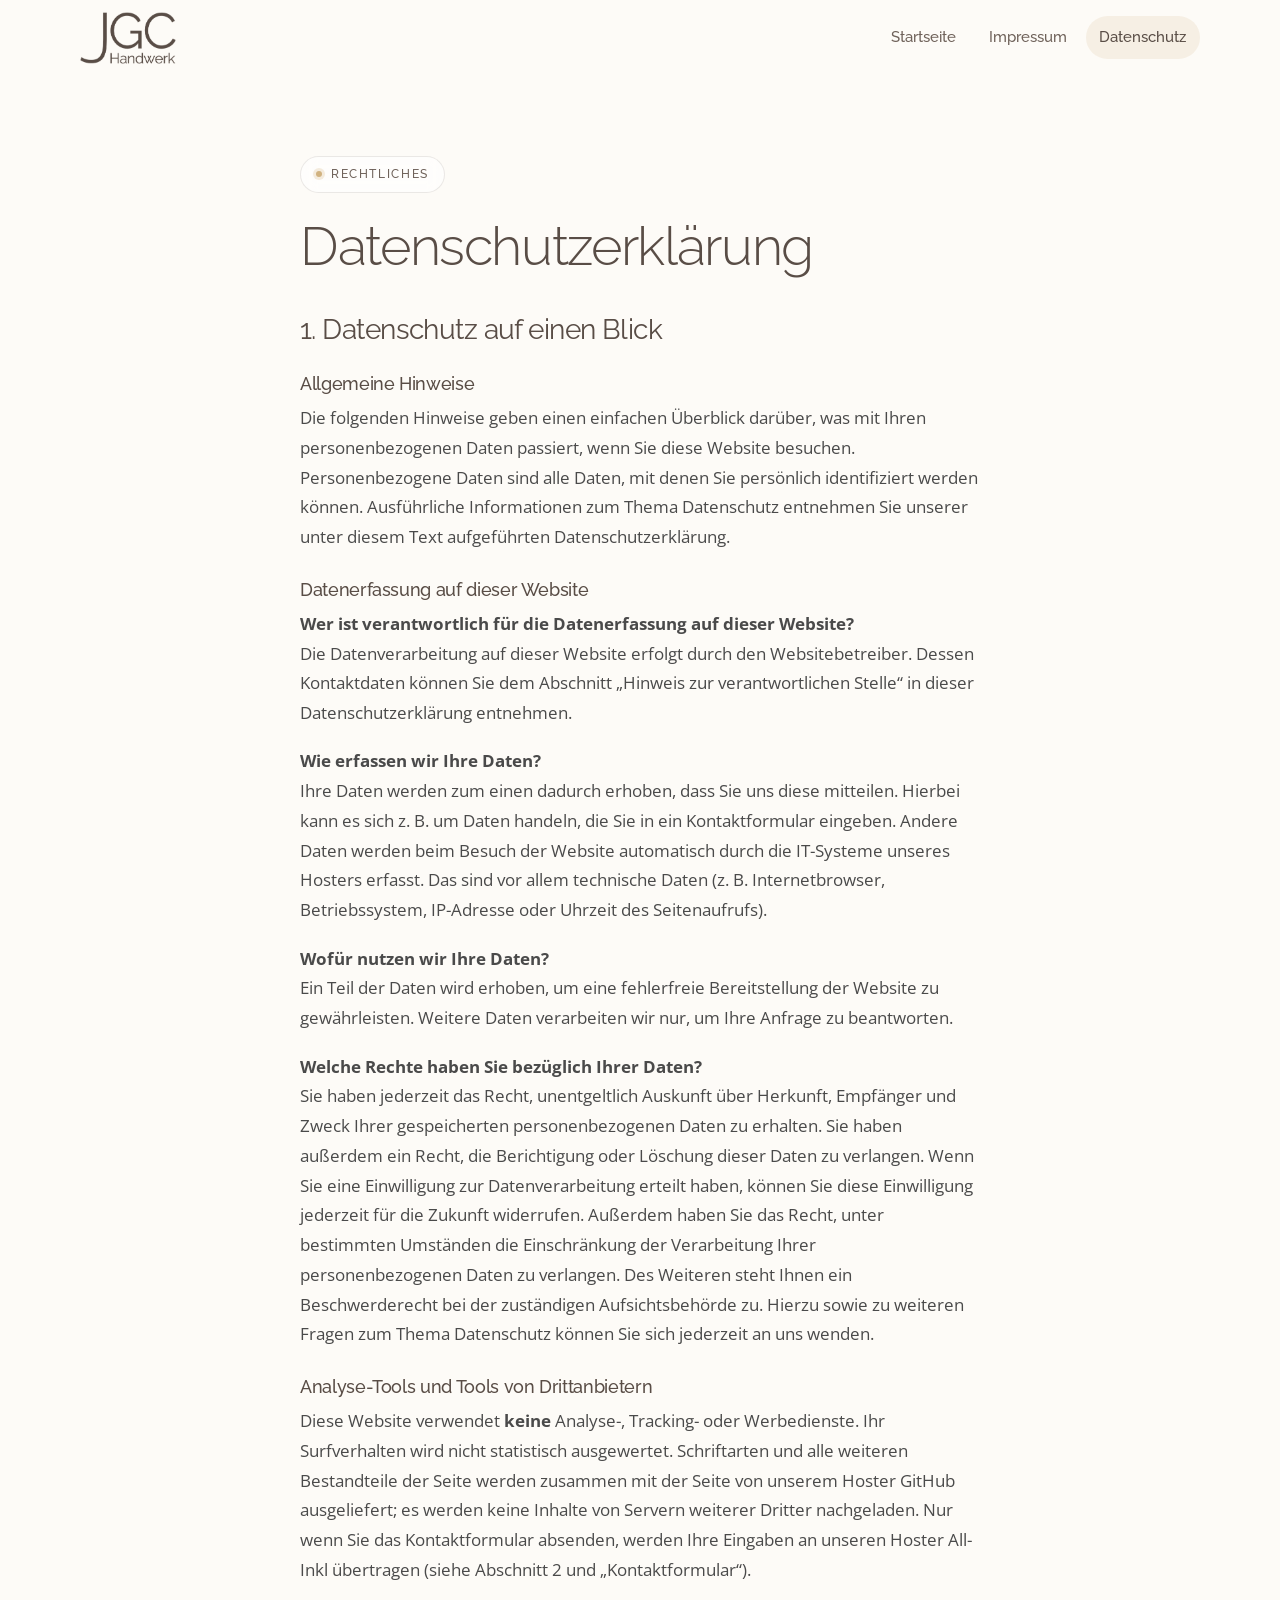
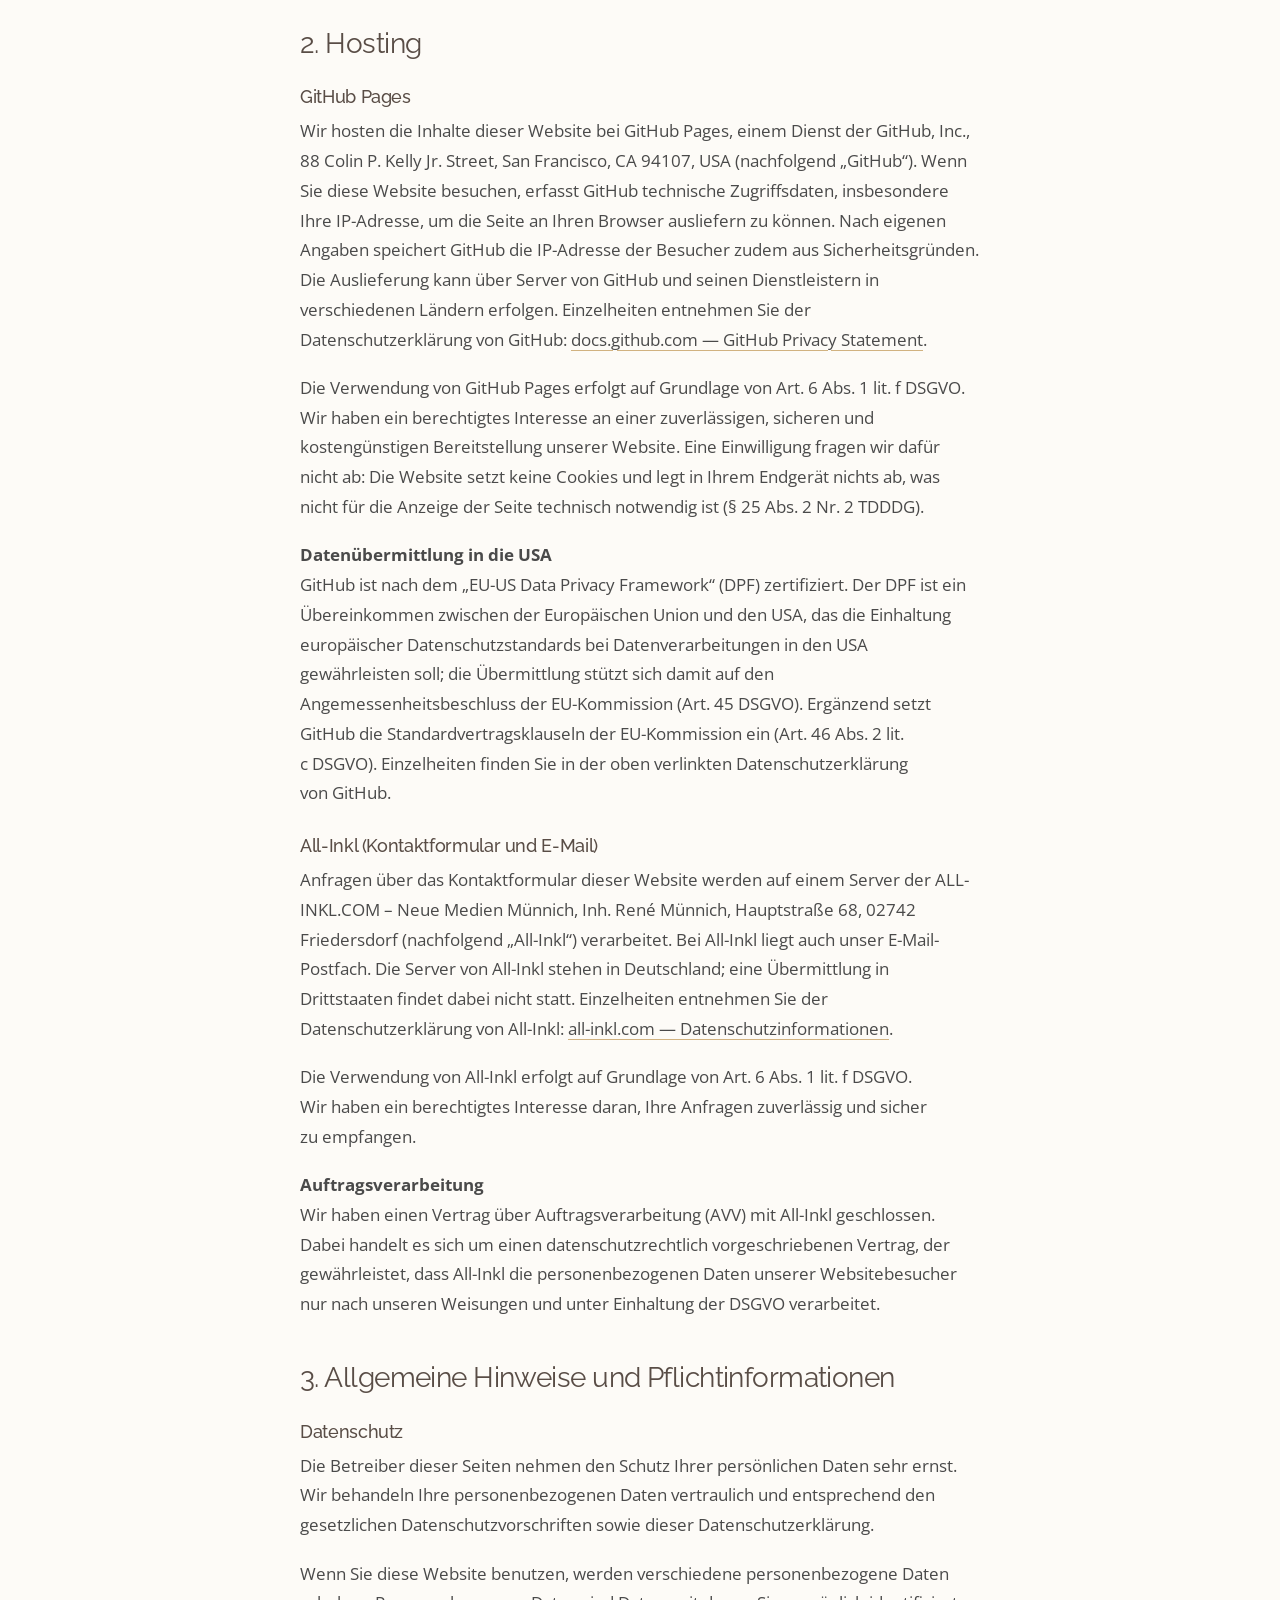
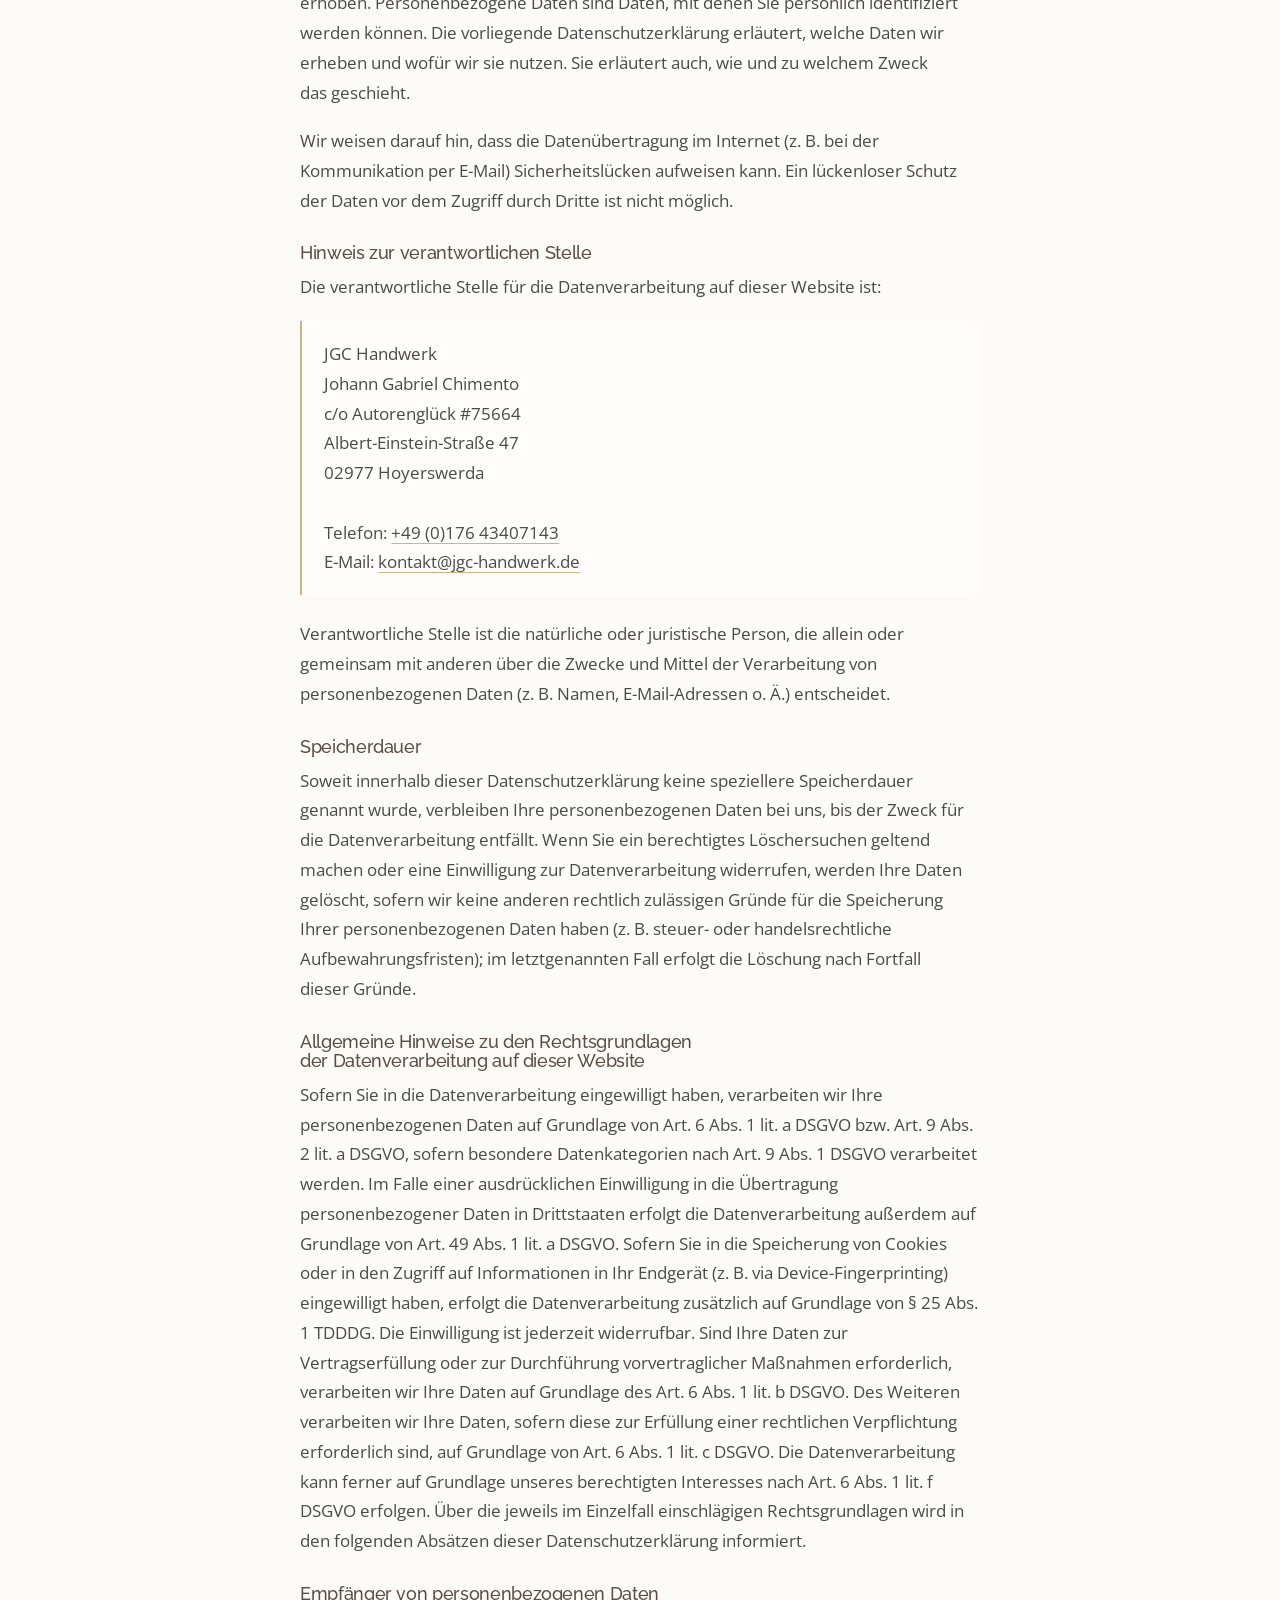
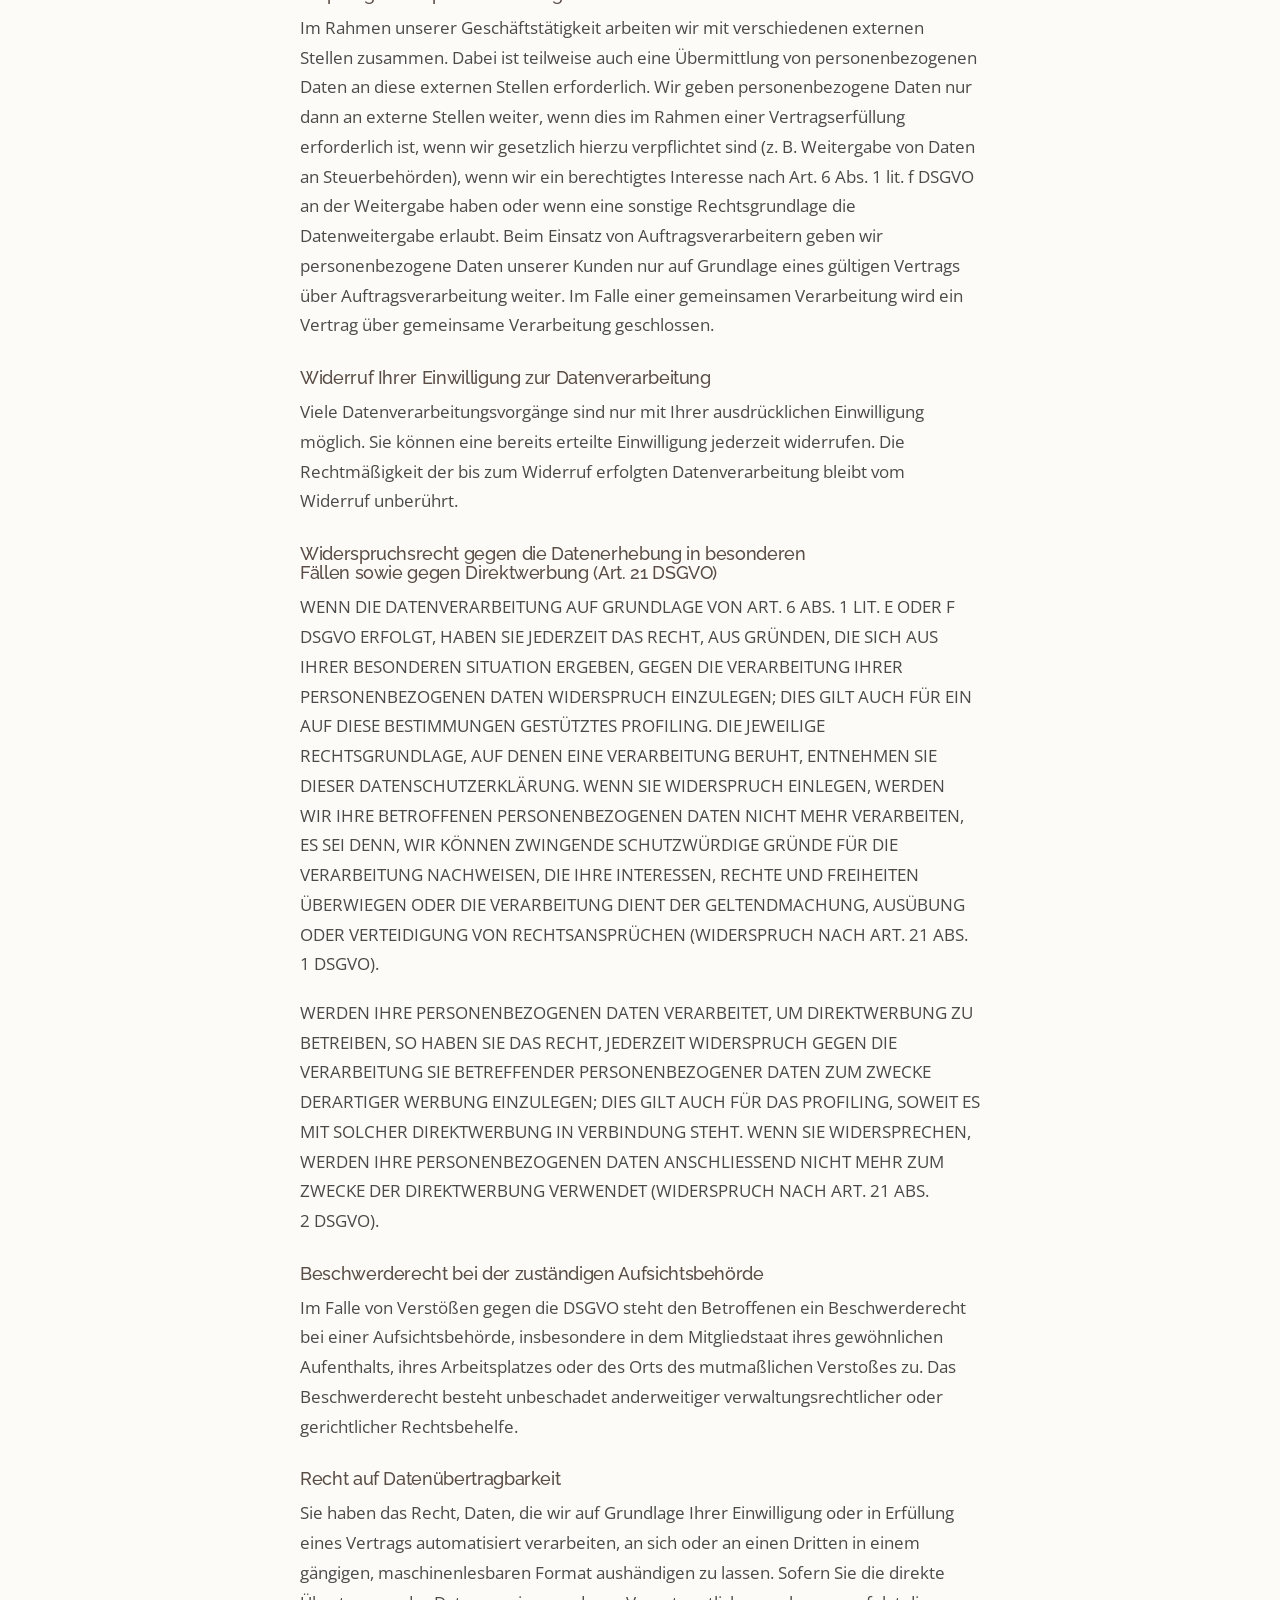
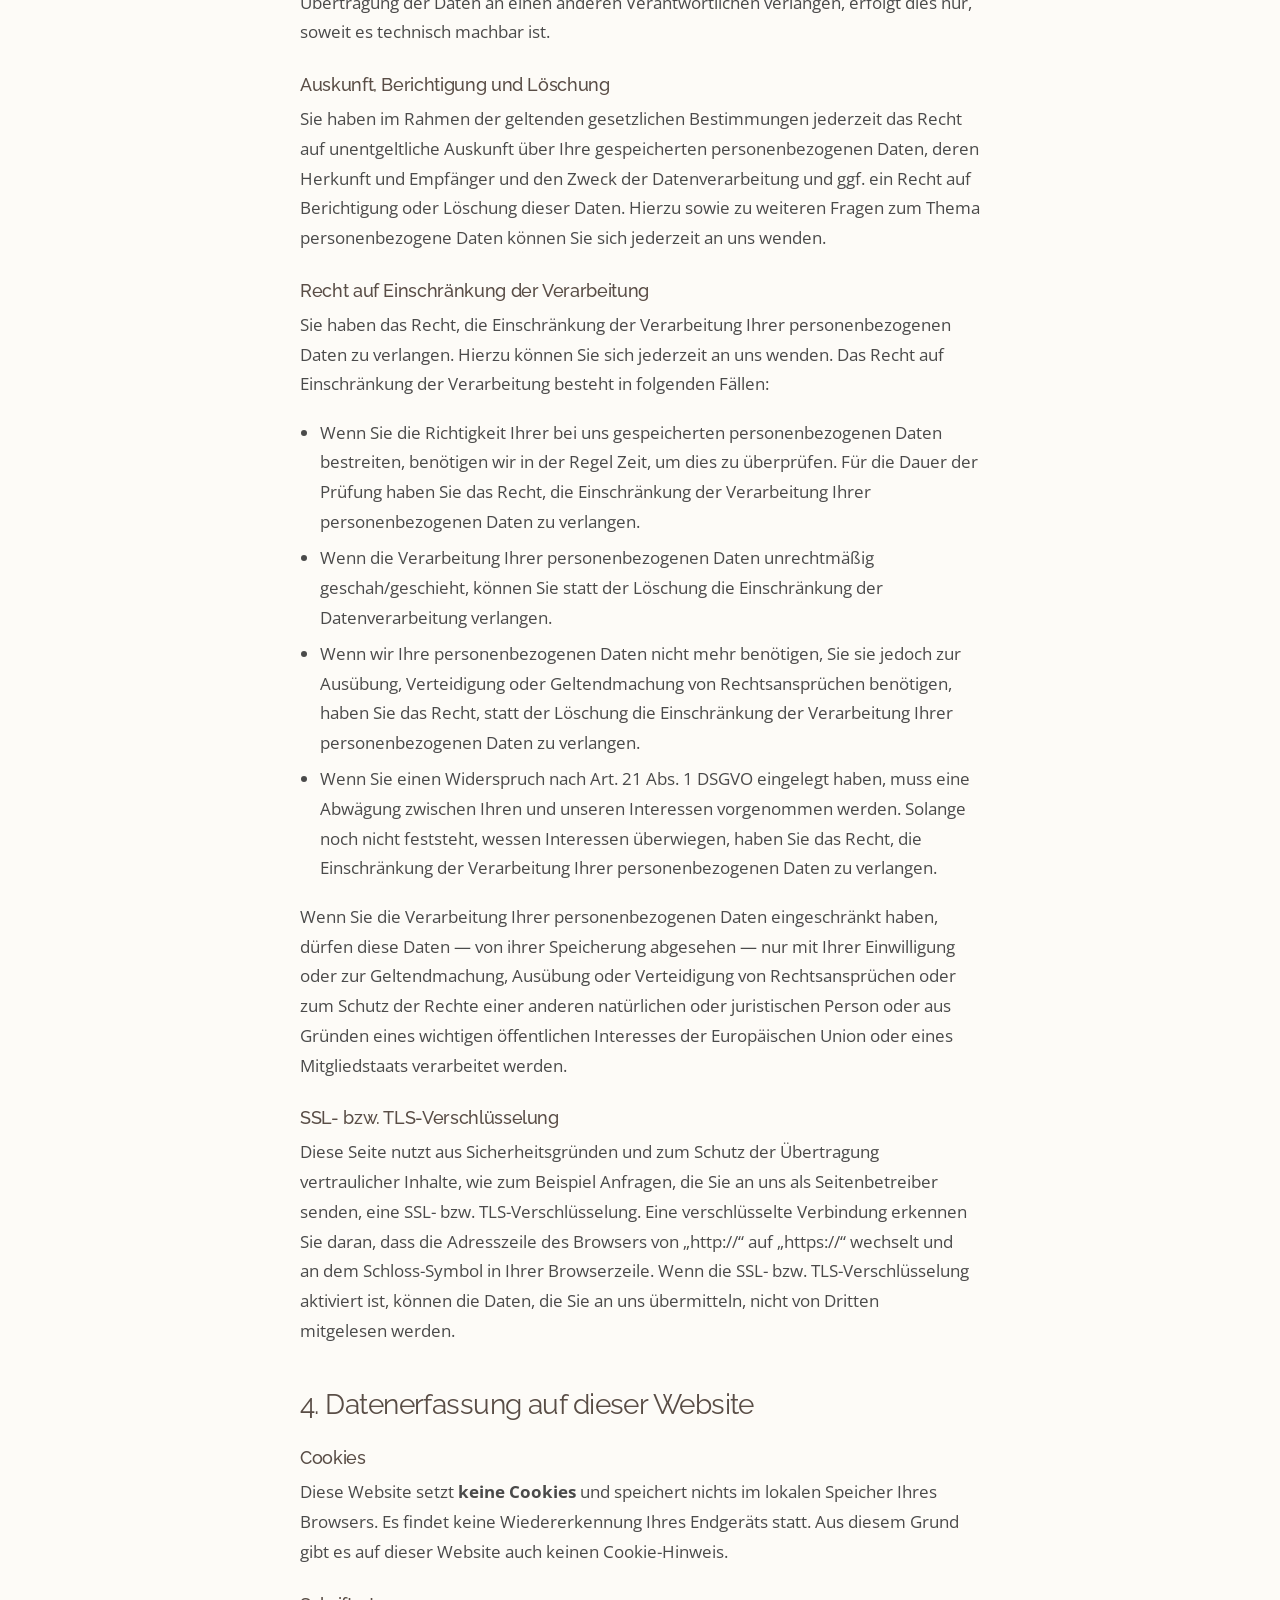
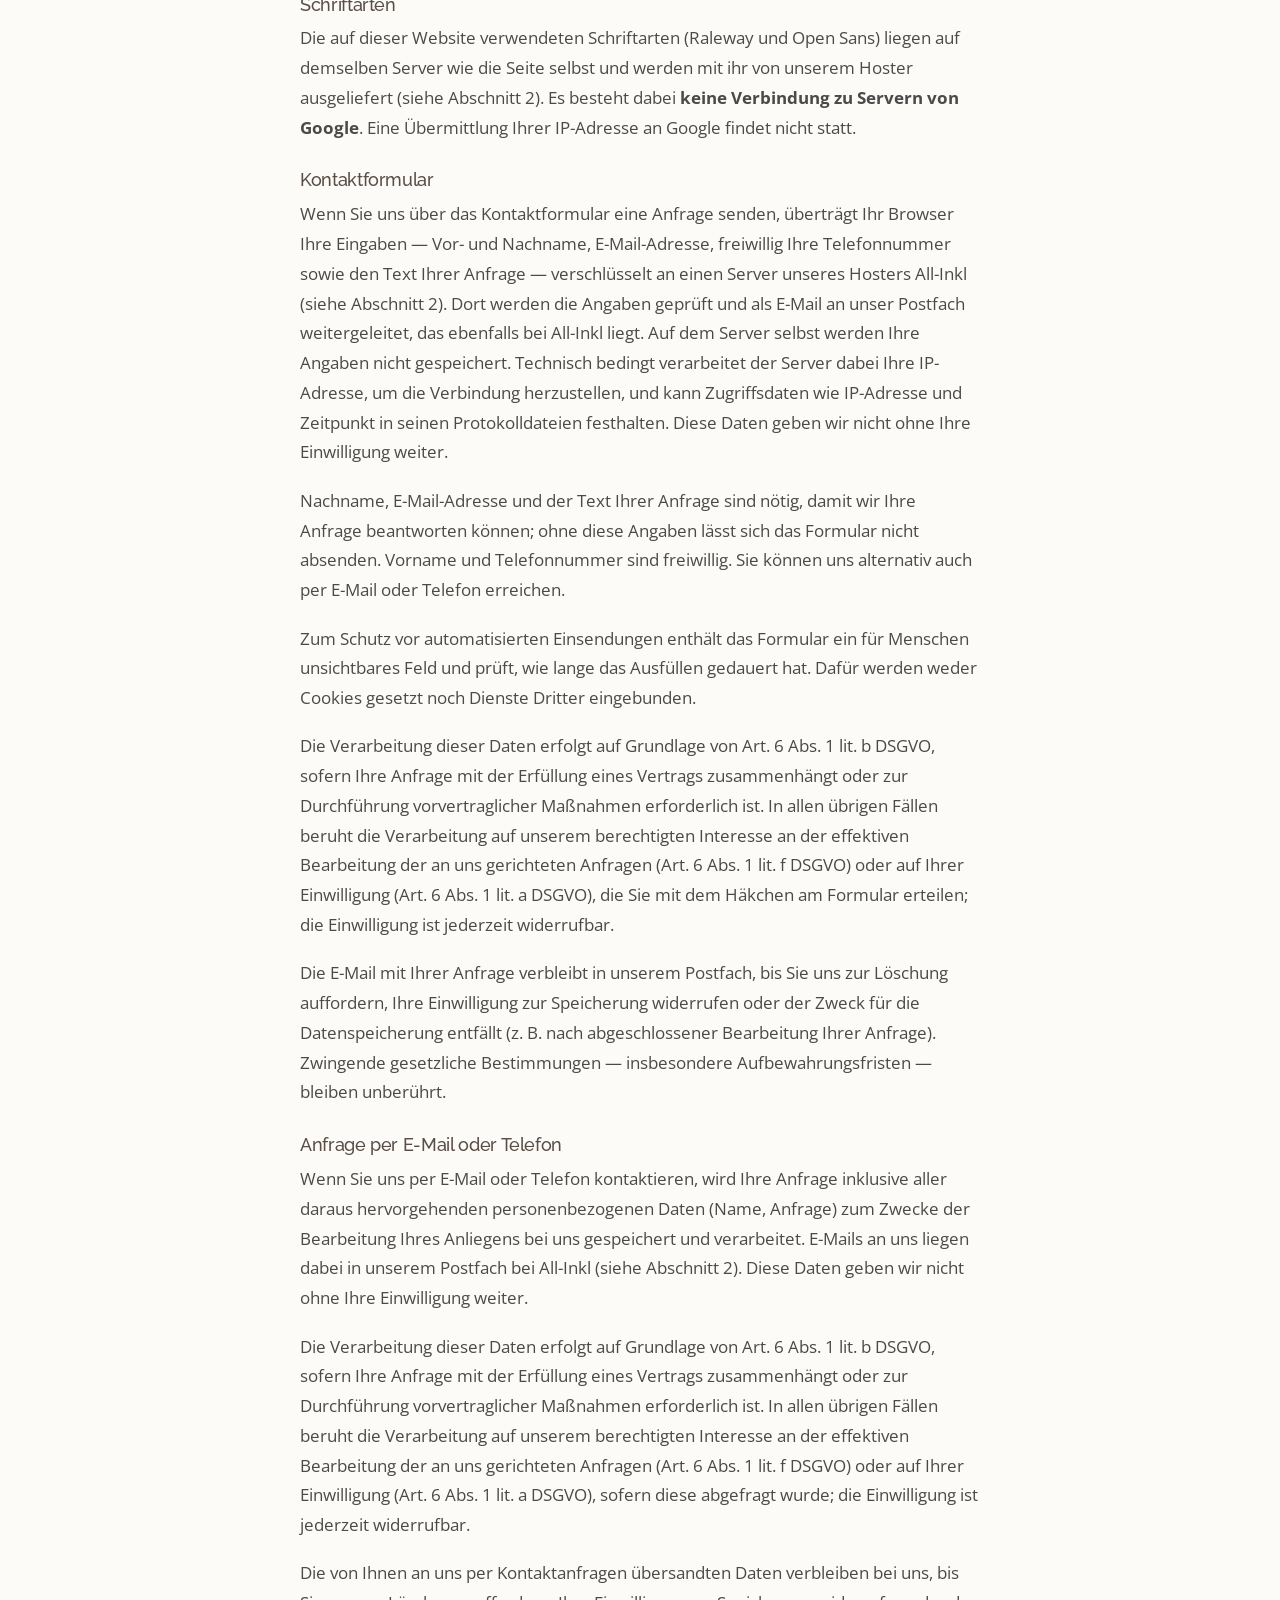
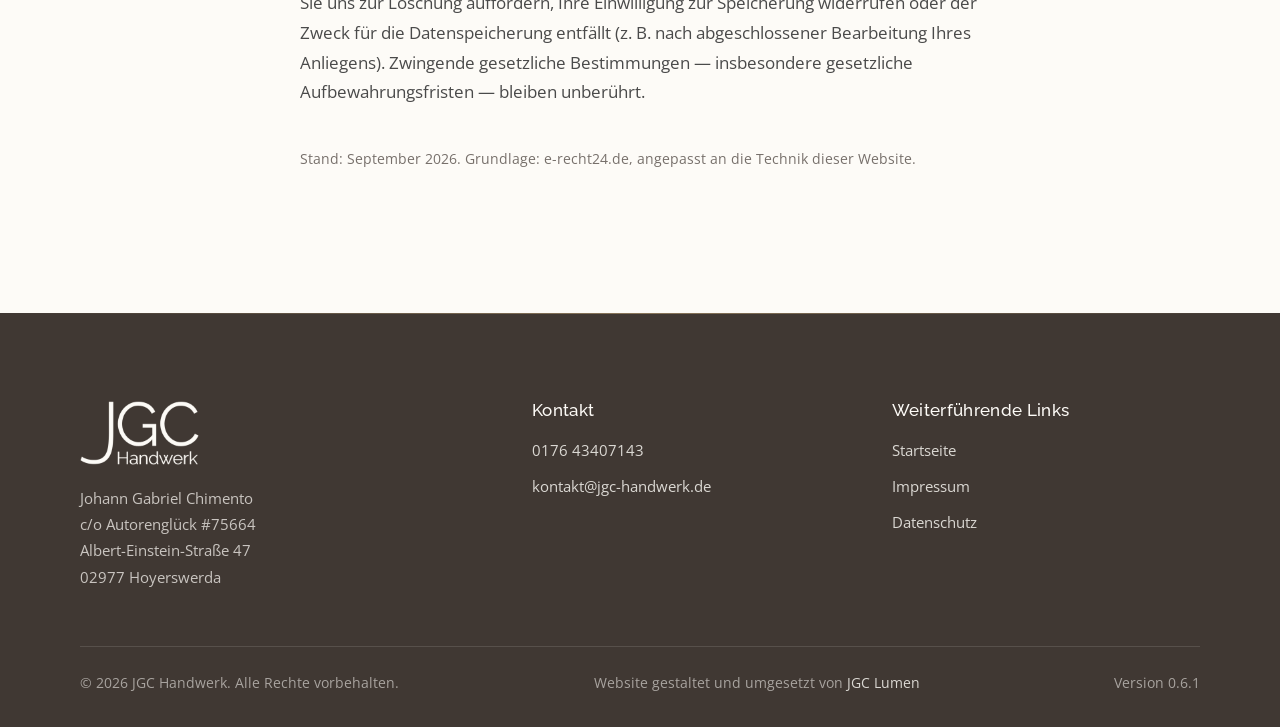
<file: datenschutz/index.html>
<!DOCTYPE html>
<html lang="de">
  <head>
    <meta charset="utf-8" />
    <meta name="viewport" content="width=device-width, initial-scale=1" />
    <title>Datenschutz — JGC Handwerk</title>
    <meta name="description" content="Diese Adresse stammt von der alten Website. Die Datenschutzerklärung von JGC Handwerk steht jetzt unter datenschutz.html." />
    <!-- Weiterleitung einer Adresse der alten WordPress-Seite (V10), siehe leistungen/index.html -->
    <link rel="canonical" href="https://jgc-handwerk.de/datenschutz.html" />
    <meta http-equiv="refresh" content="0; url=../datenschutz.html" />
    <script>
      location.replace("../datenschutz.html");
    </script>
  </head>
  <body>
    <p>Diese Seite ist umgezogen: <a href="../datenschutz.html">weiter zur Datenschutzerklärung von JGC Handwerk</a>.</p>
  </body>
</html>
</file>
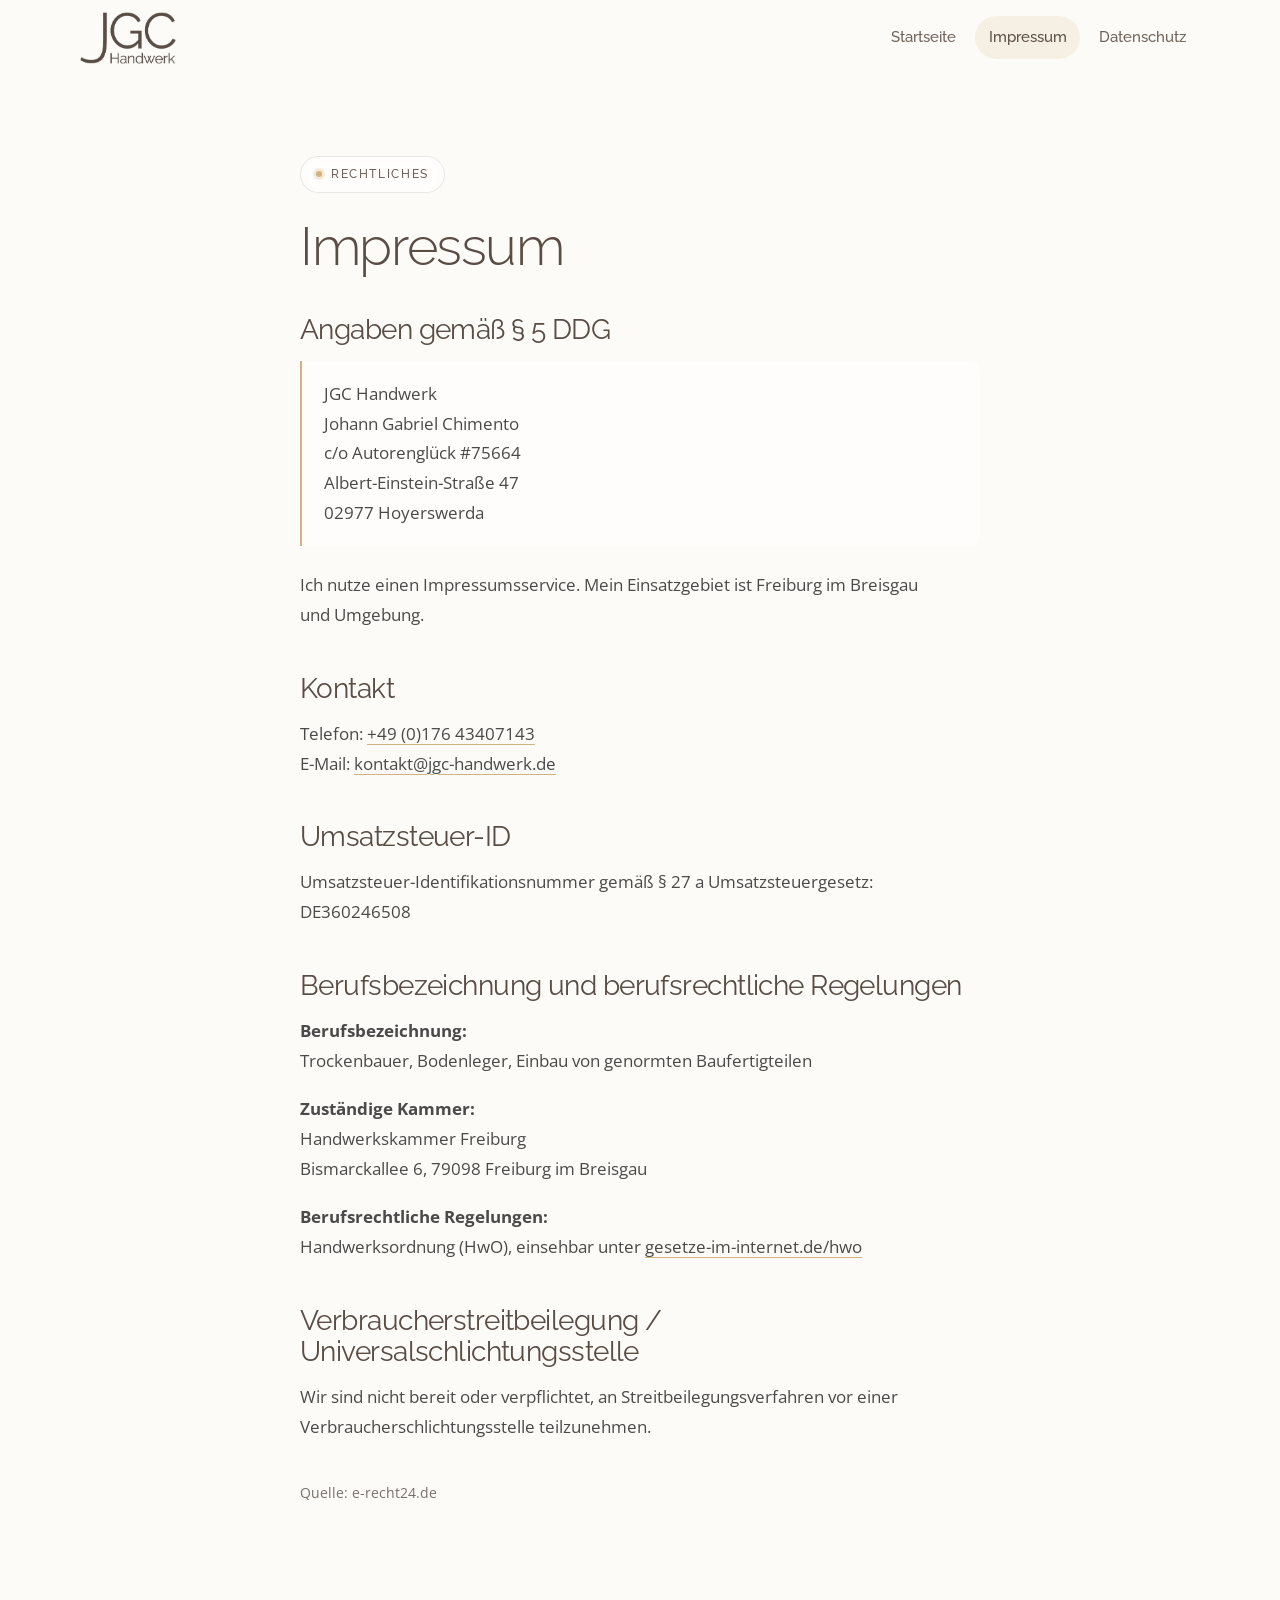
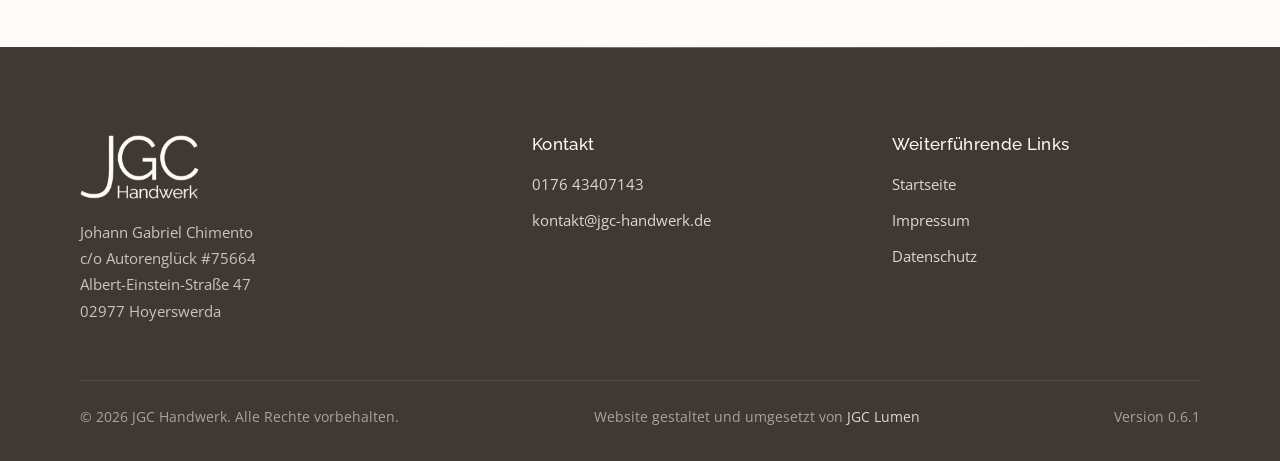
<file: impressum/index.html>
<!DOCTYPE html>
<html lang="de">
  <head>
    <meta charset="utf-8" />
    <meta name="viewport" content="width=device-width, initial-scale=1" />
    <title>Impressum — JGC Handwerk</title>
    <meta name="description" content="Diese Adresse stammt von der alten Website. Das Impressum von JGC Handwerk steht jetzt unter impressum.html." />
    <!-- Weiterleitung einer Adresse der alten WordPress-Seite (V10), siehe leistungen/index.html -->
    <link rel="canonical" href="https://jgc-handwerk.de/impressum.html" />
    <meta http-equiv="refresh" content="0; url=../impressum.html" />
    <script>
      location.replace("../impressum.html");
    </script>
  </head>
  <body>
    <p>Diese Seite ist umgezogen: <a href="../impressum.html">weiter zum Impressum von JGC Handwerk</a>.</p>
  </body>
</html>
</file>
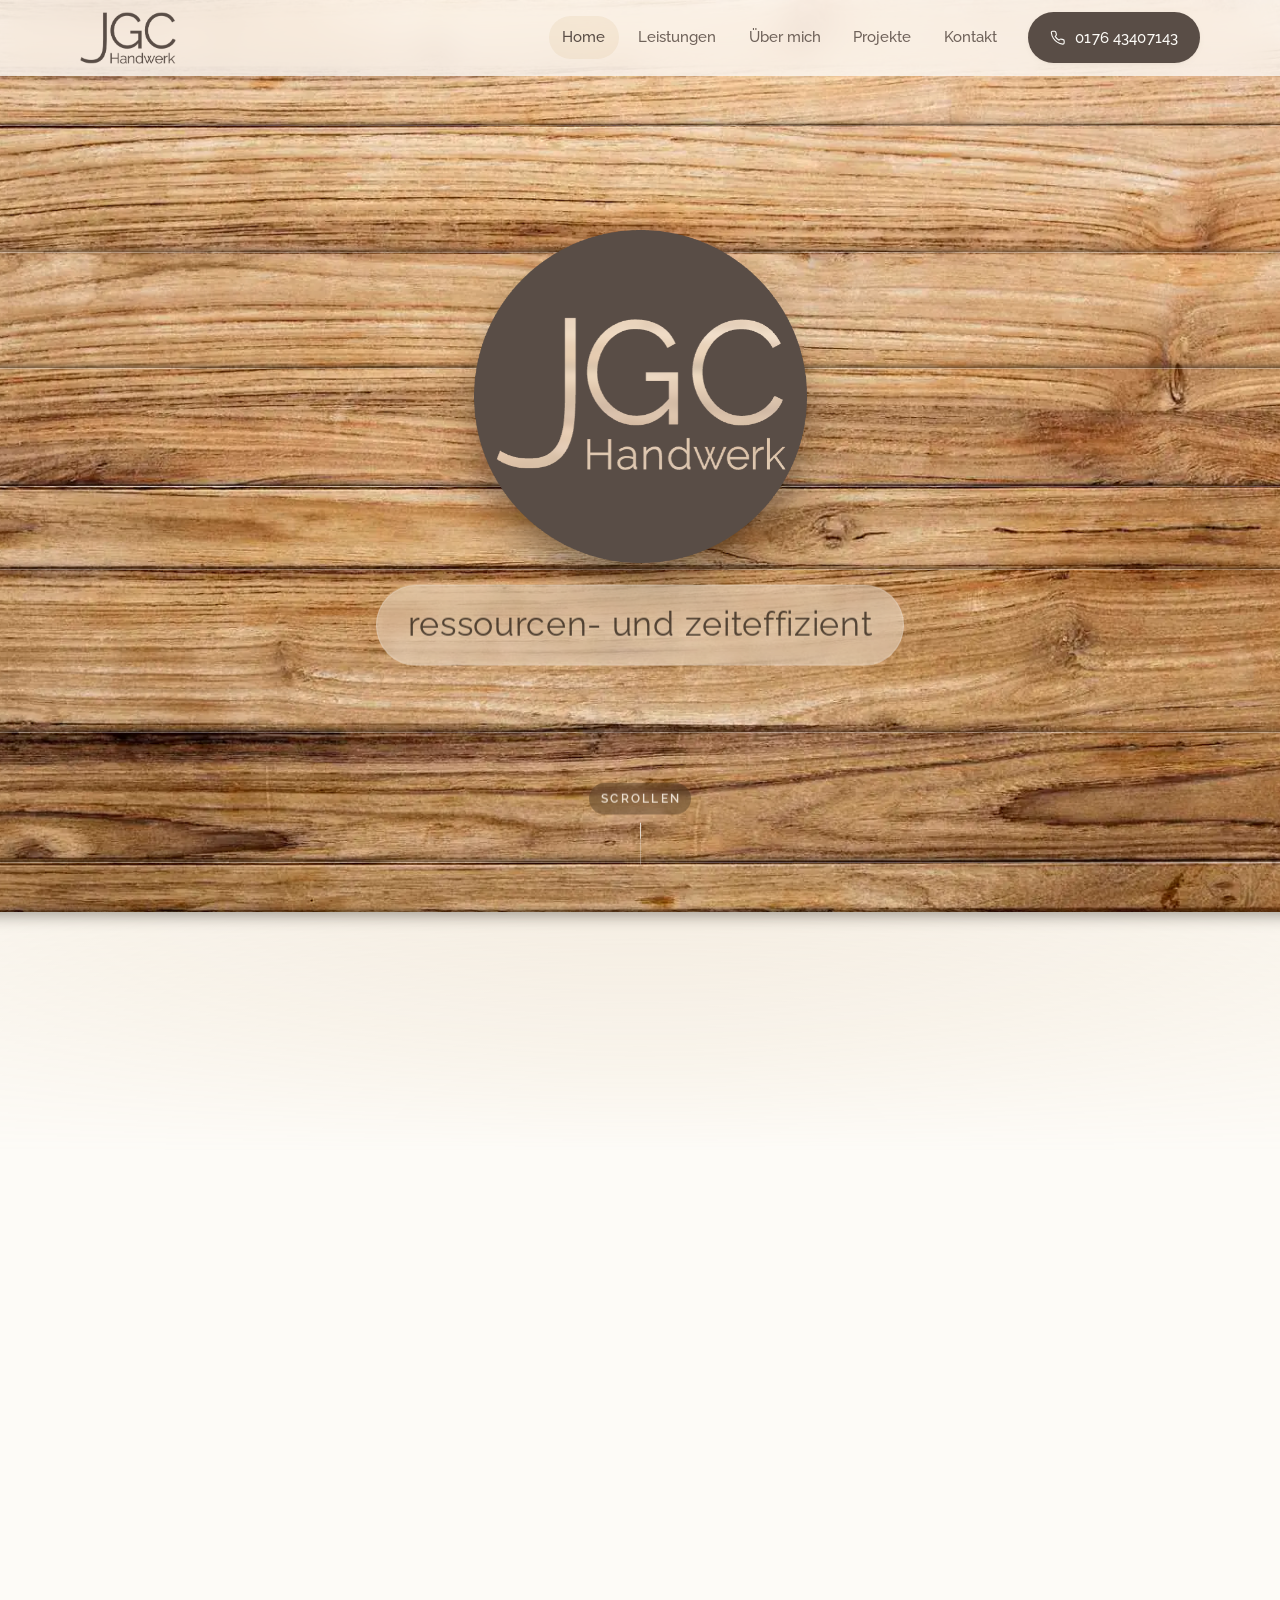
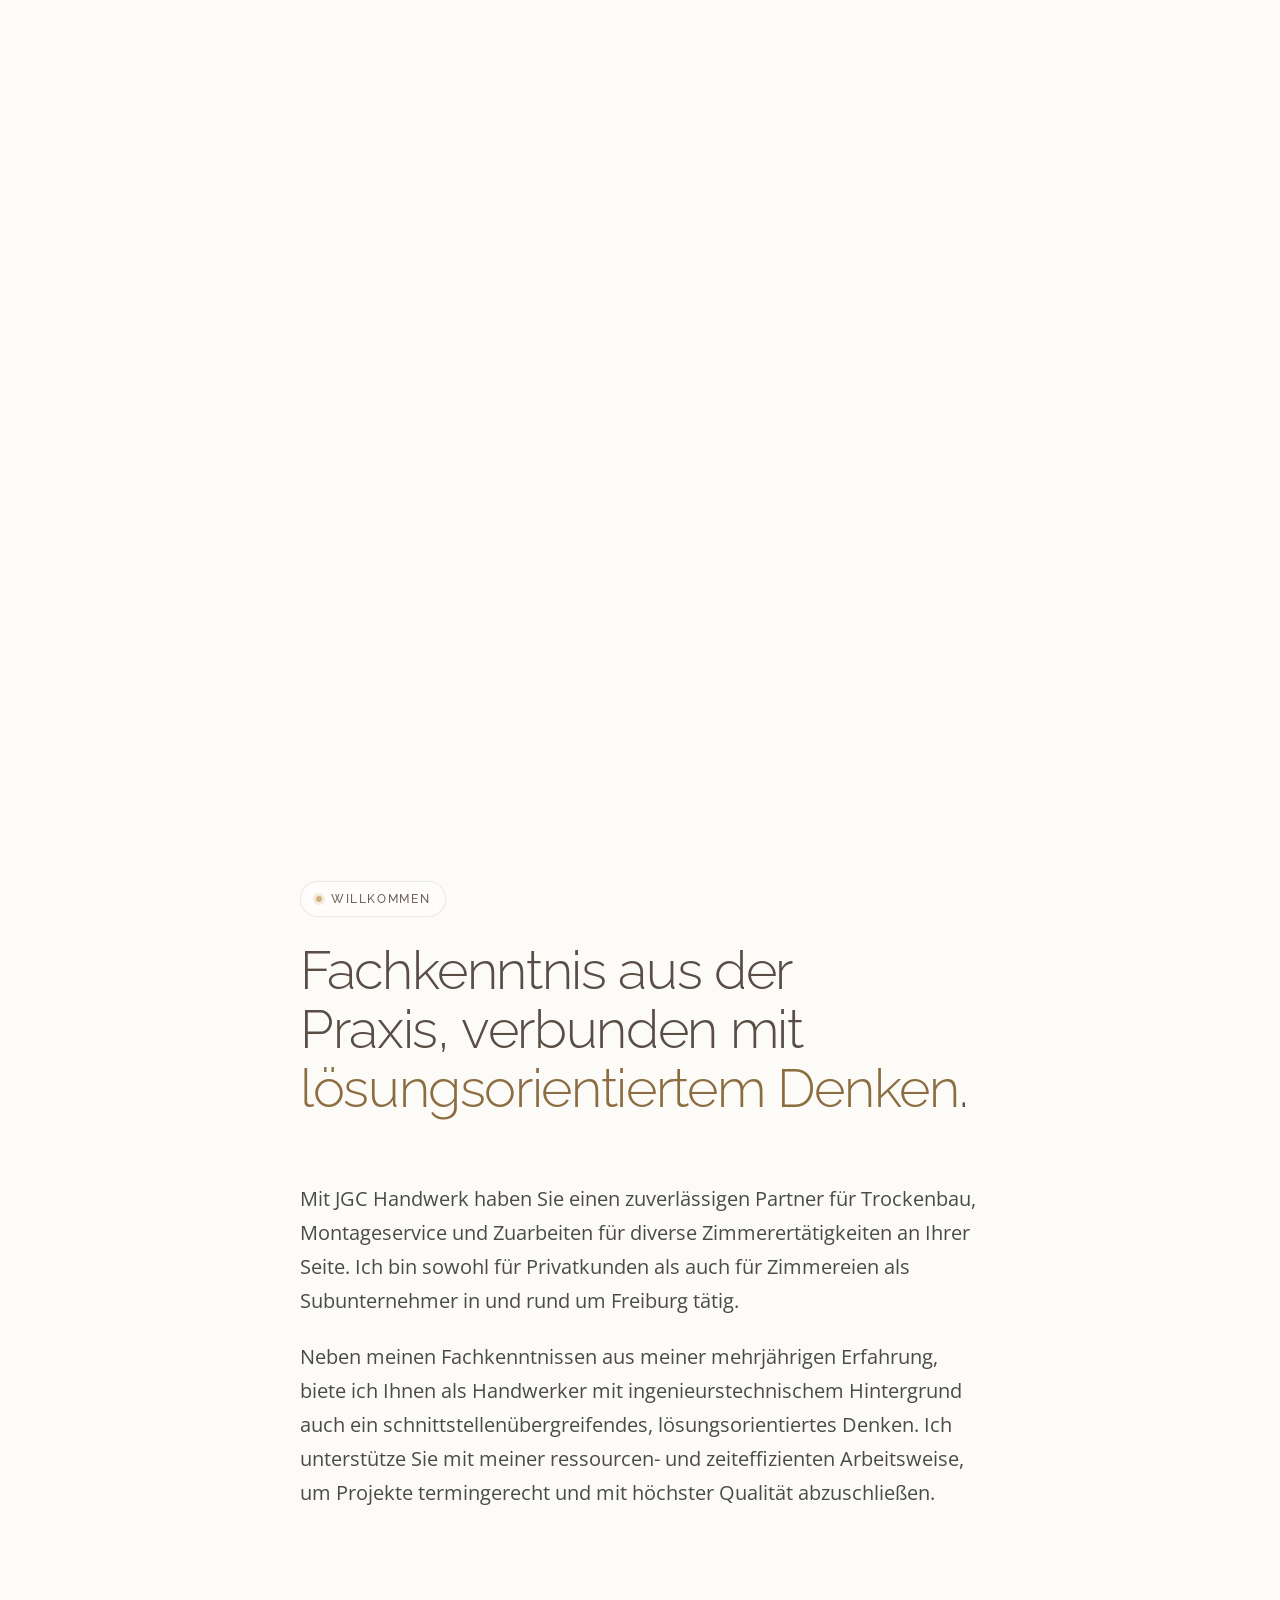
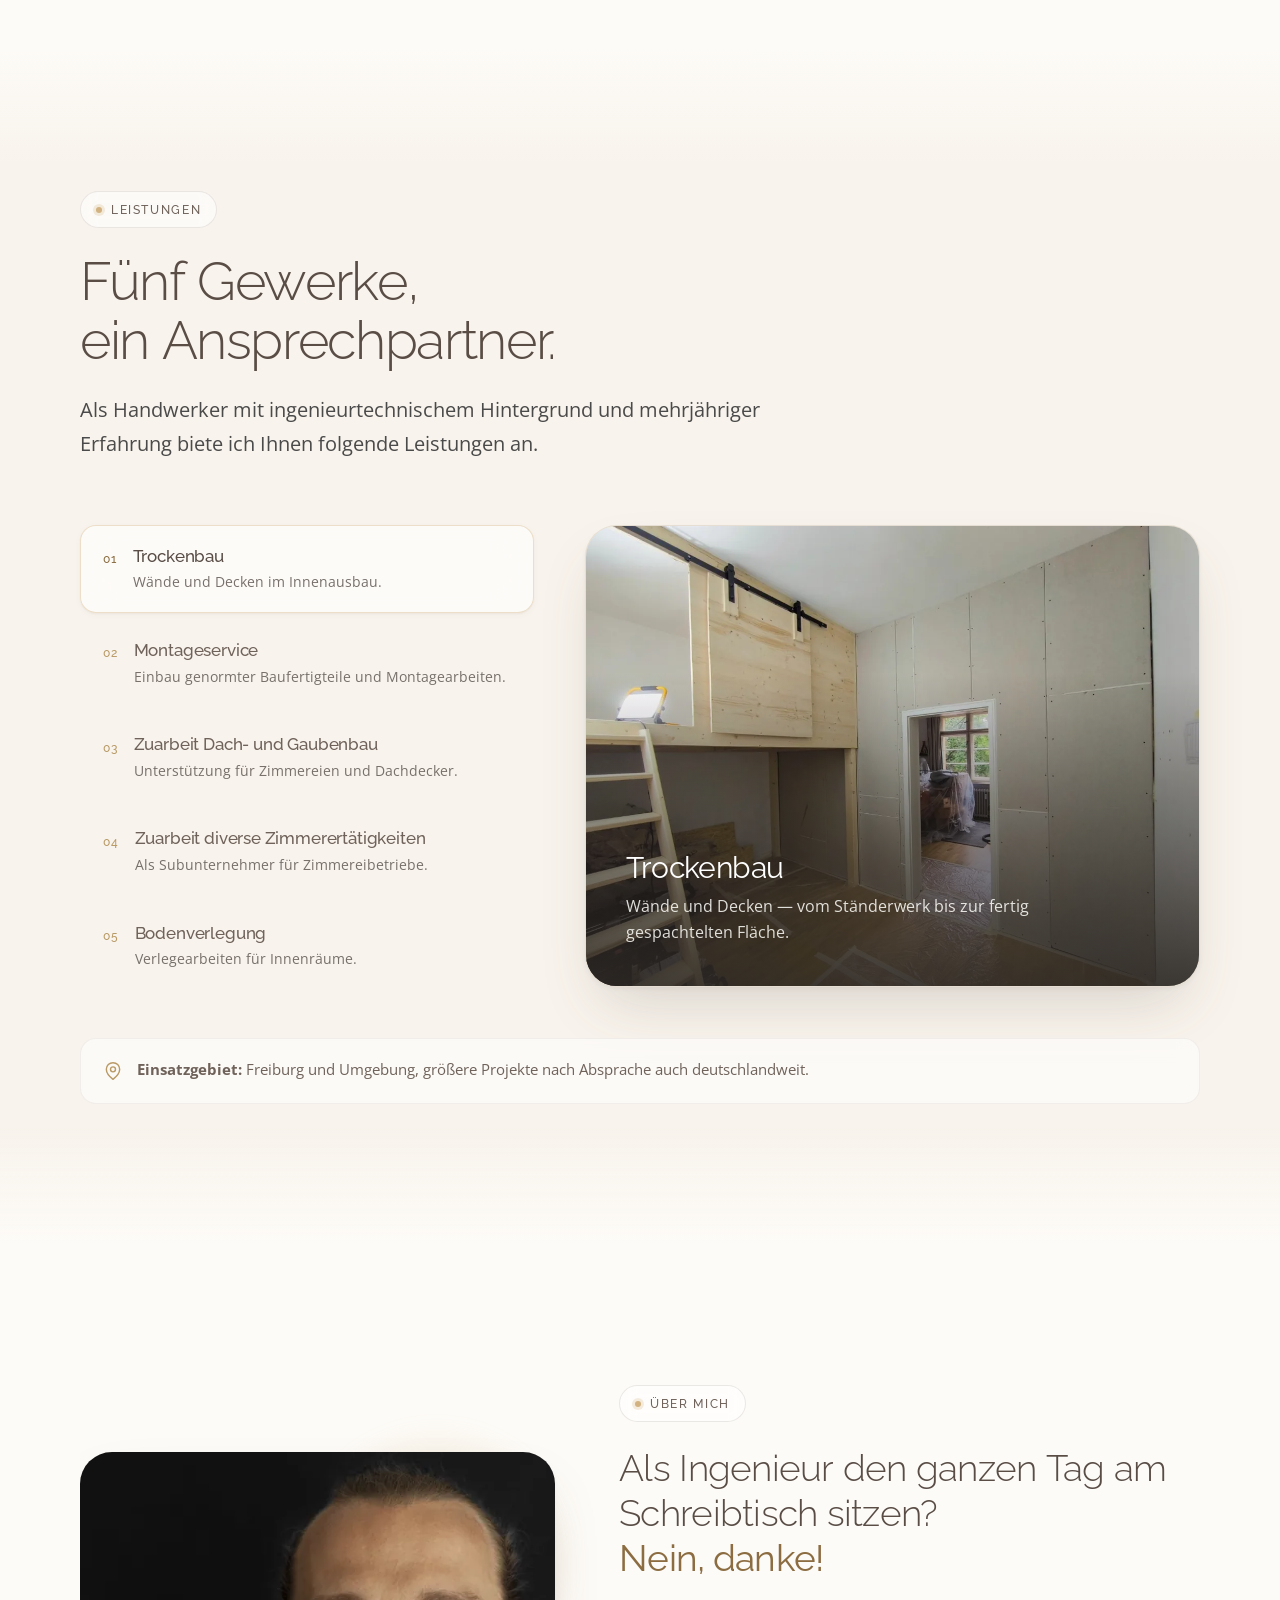
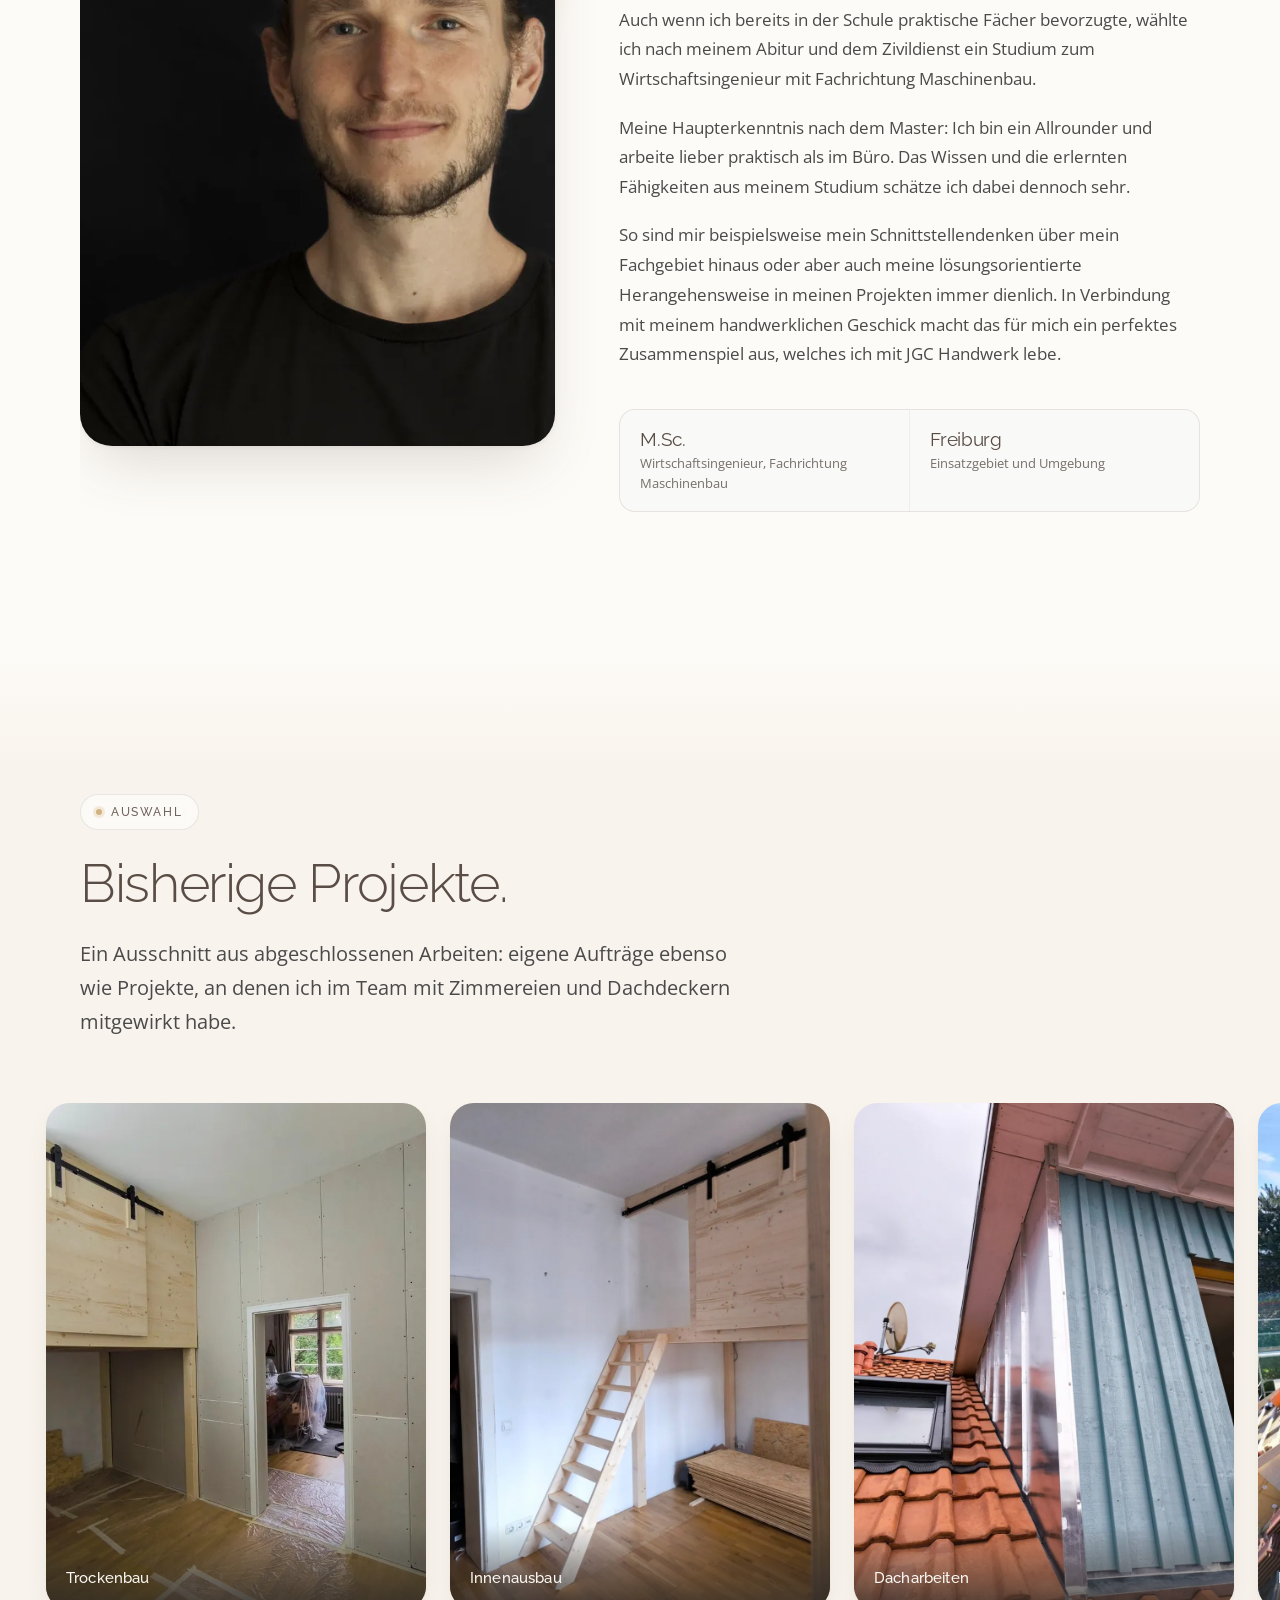
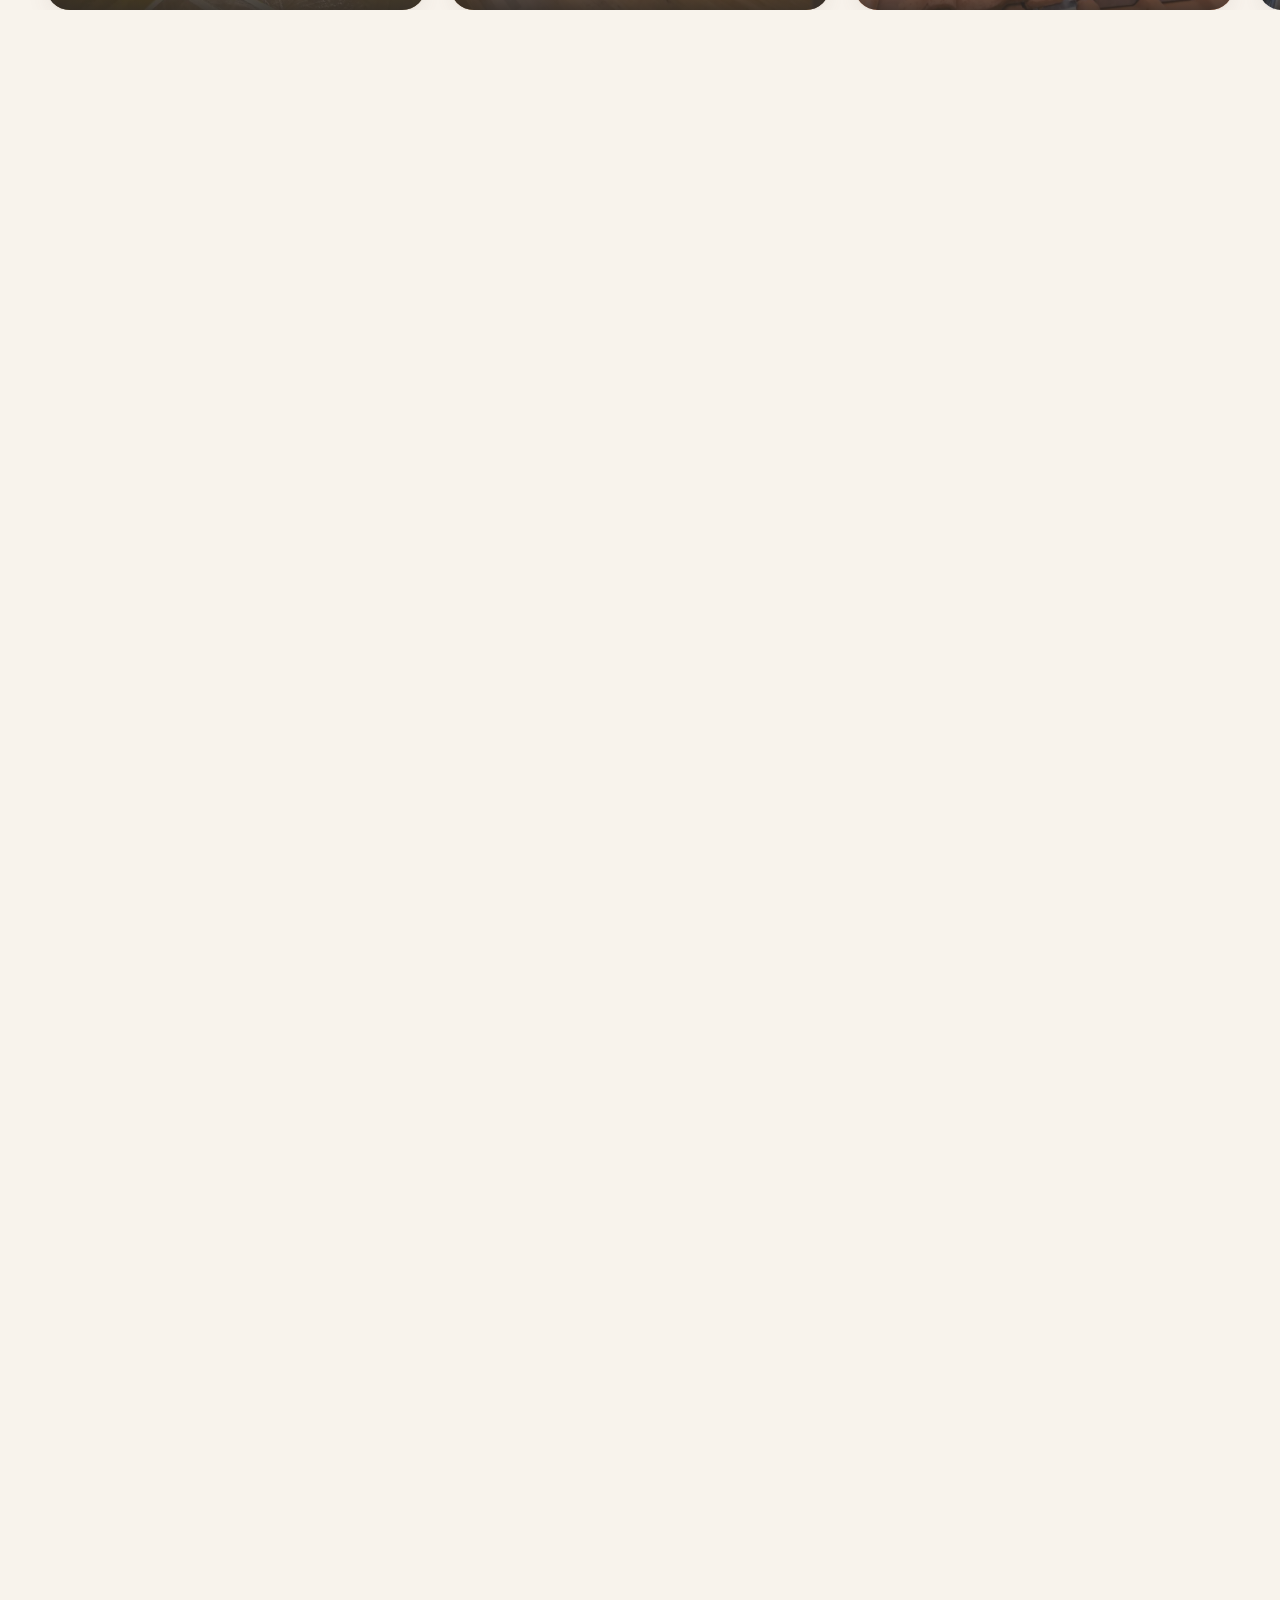
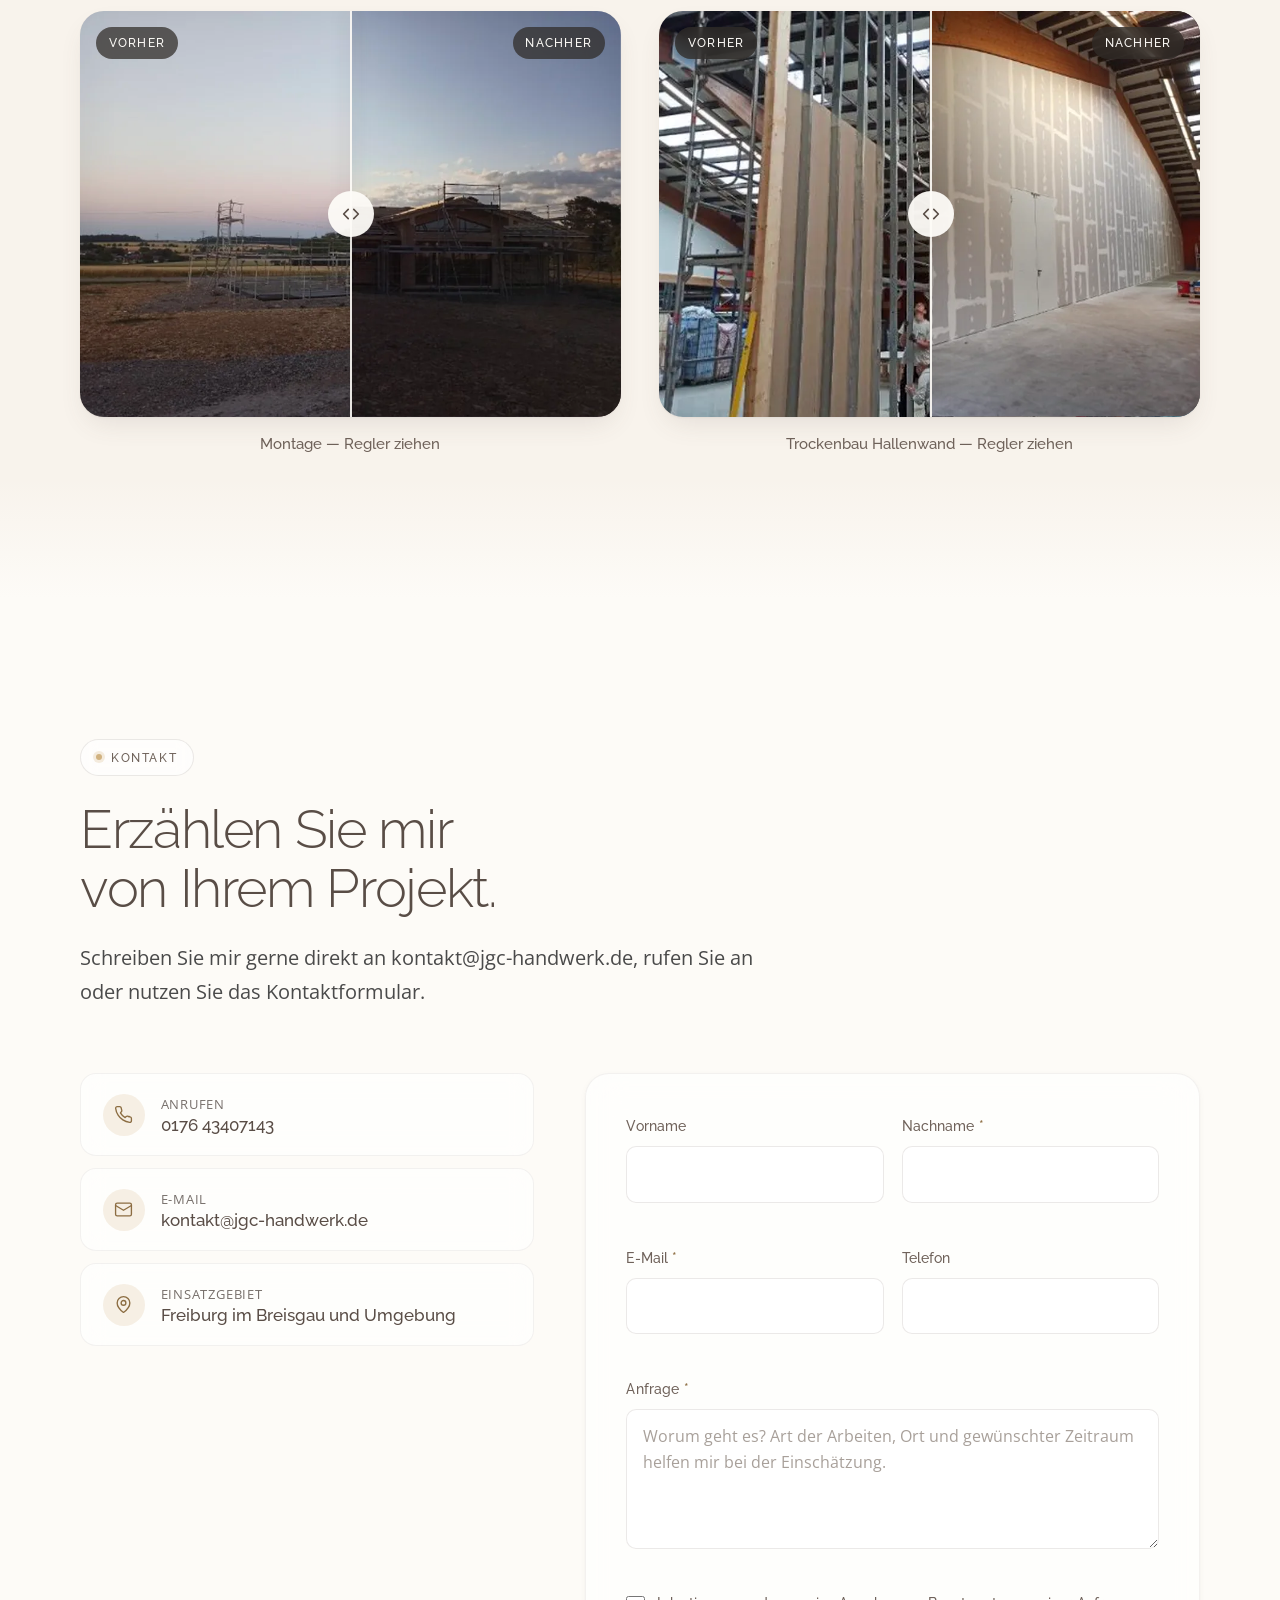
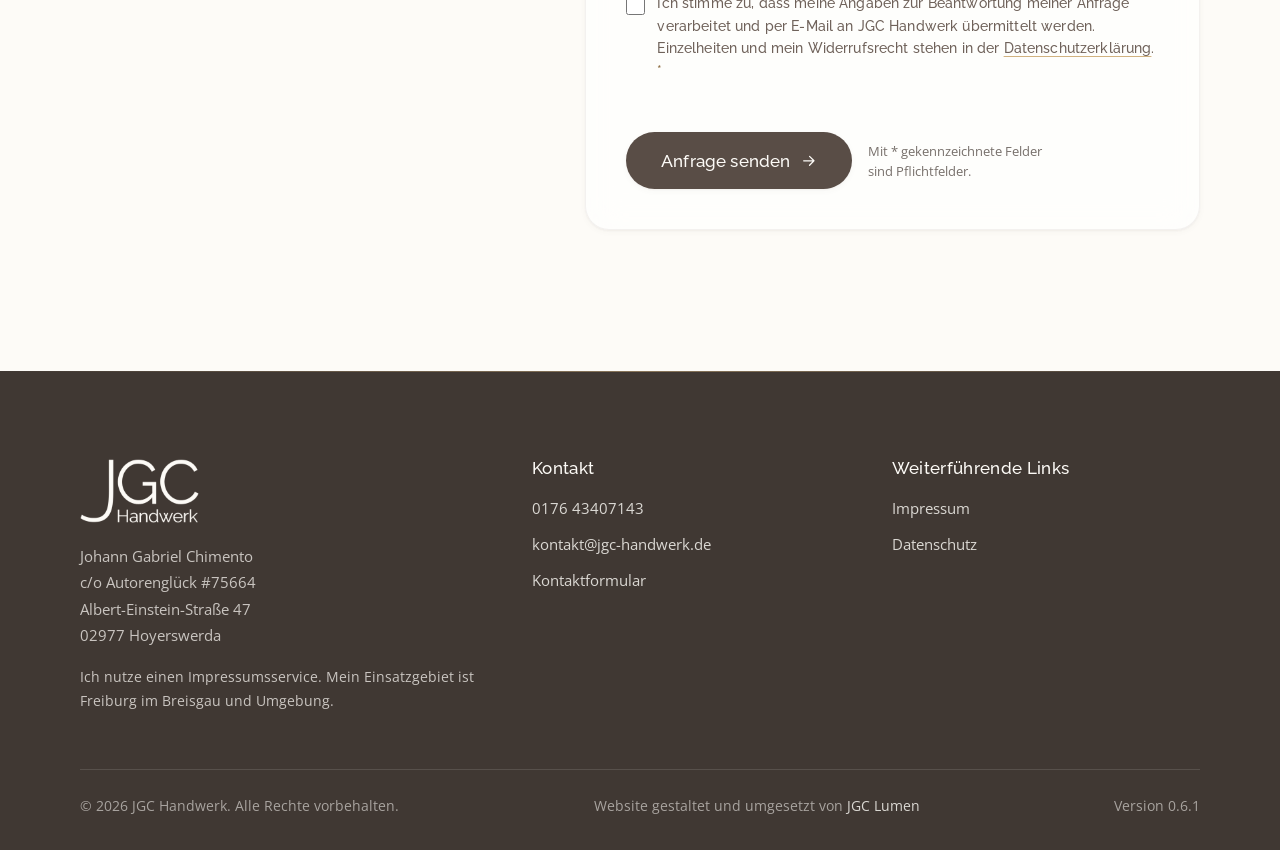
<file: leistungen/index.html>
<!DOCTYPE html>
<html lang="de">
  <head>
    <meta charset="utf-8" />
    <meta name="viewport" content="width=device-width, initial-scale=1" />
    <title>Leistungen — JGC Handwerk</title>
    <meta name="description" content="Diese Adresse stammt von der alten Website. Die Leistungen von JGC Handwerk stehen jetzt auf der Startseite." />
    <!-- Weiterleitung einer Adresse der alten WordPress-Seite (V10). GitHub Pages kann nicht
         serverseitig weiterleiten; ein sofortiger Meta-Refresh gilt Google als dauerhafte
         Weiterleitung. Ziele relativ, damit es auf der Vorschau-Adresse ebenso klappt. -->
    <link rel="canonical" href="https://jgc-handwerk.de/" />
    <meta http-equiv="refresh" content="0; url=../#leistungen" />
    <script>
      location.replace("../#leistungen");
    </script>
  </head>
  <body>
    <p>Diese Seite ist umgezogen: <a href="../#leistungen">weiter zu den Leistungen von JGC Handwerk</a>.</p>
  </body>
</html>
</file>
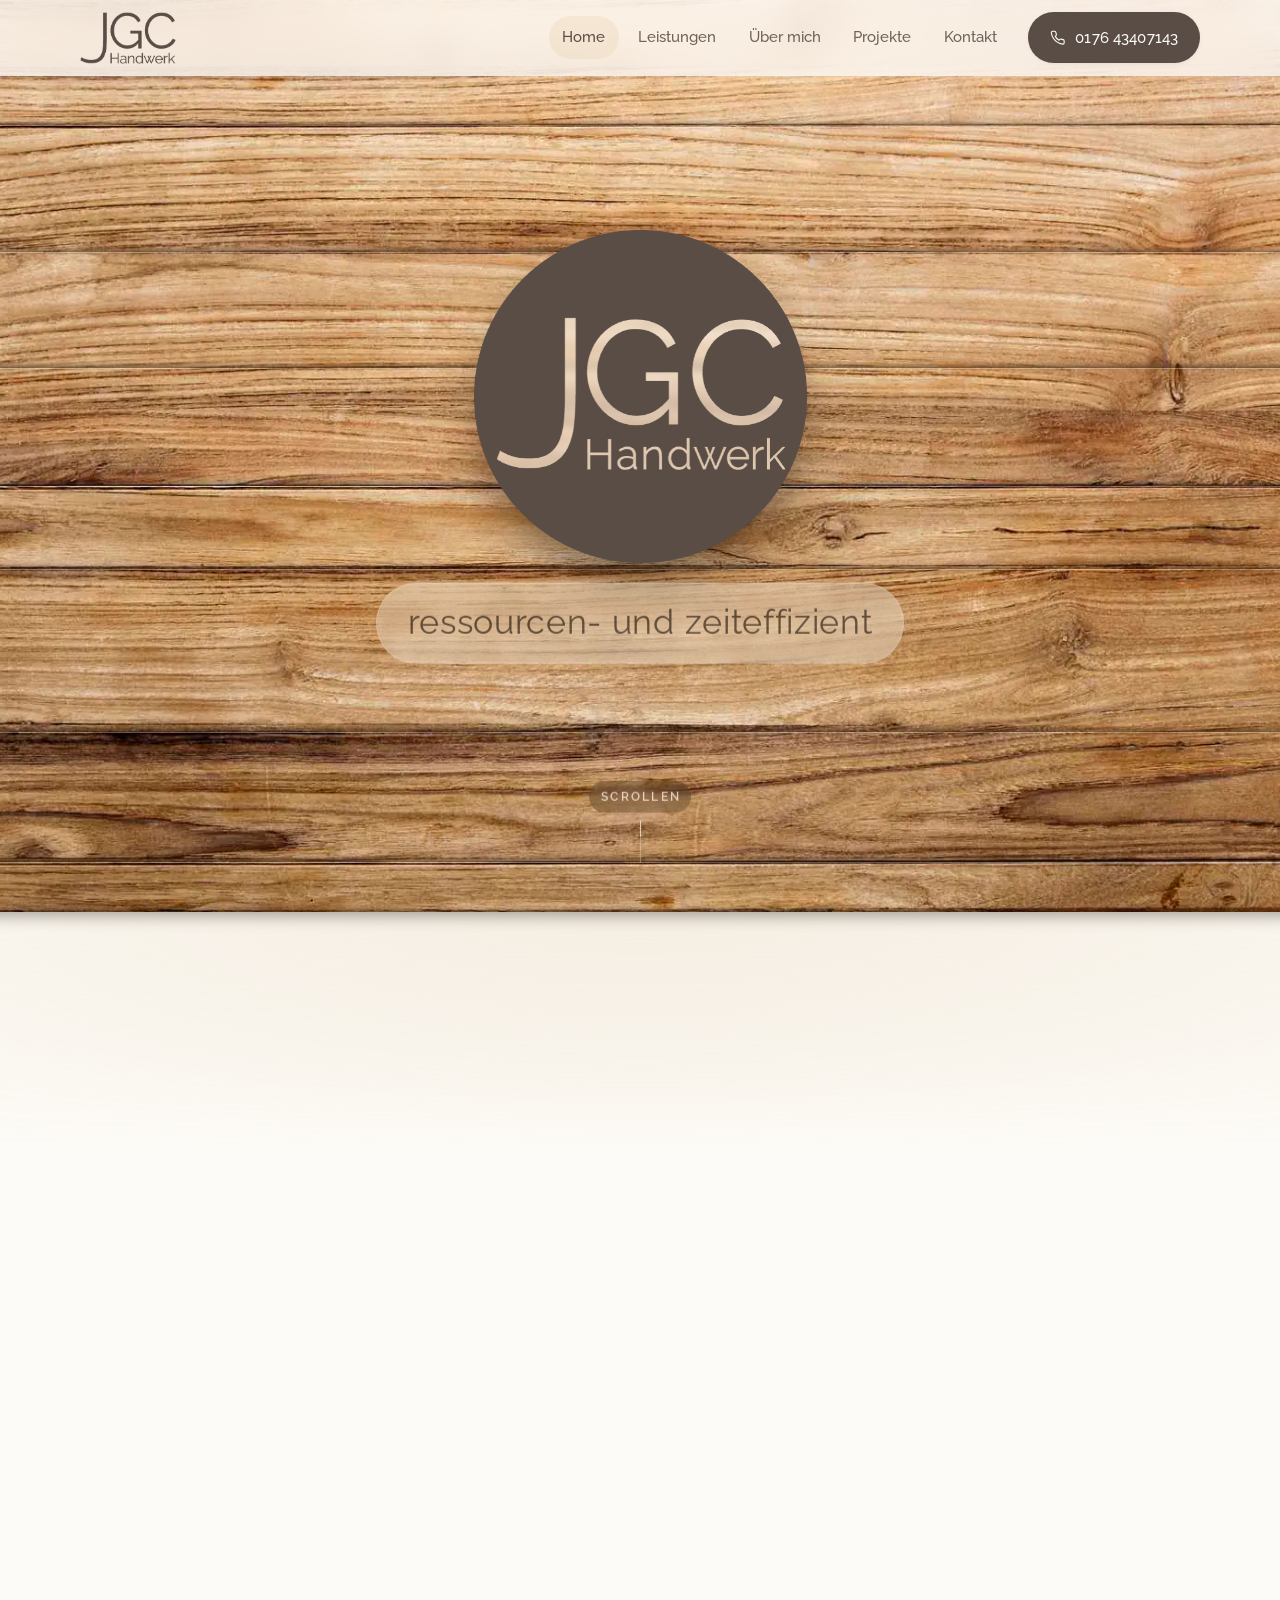
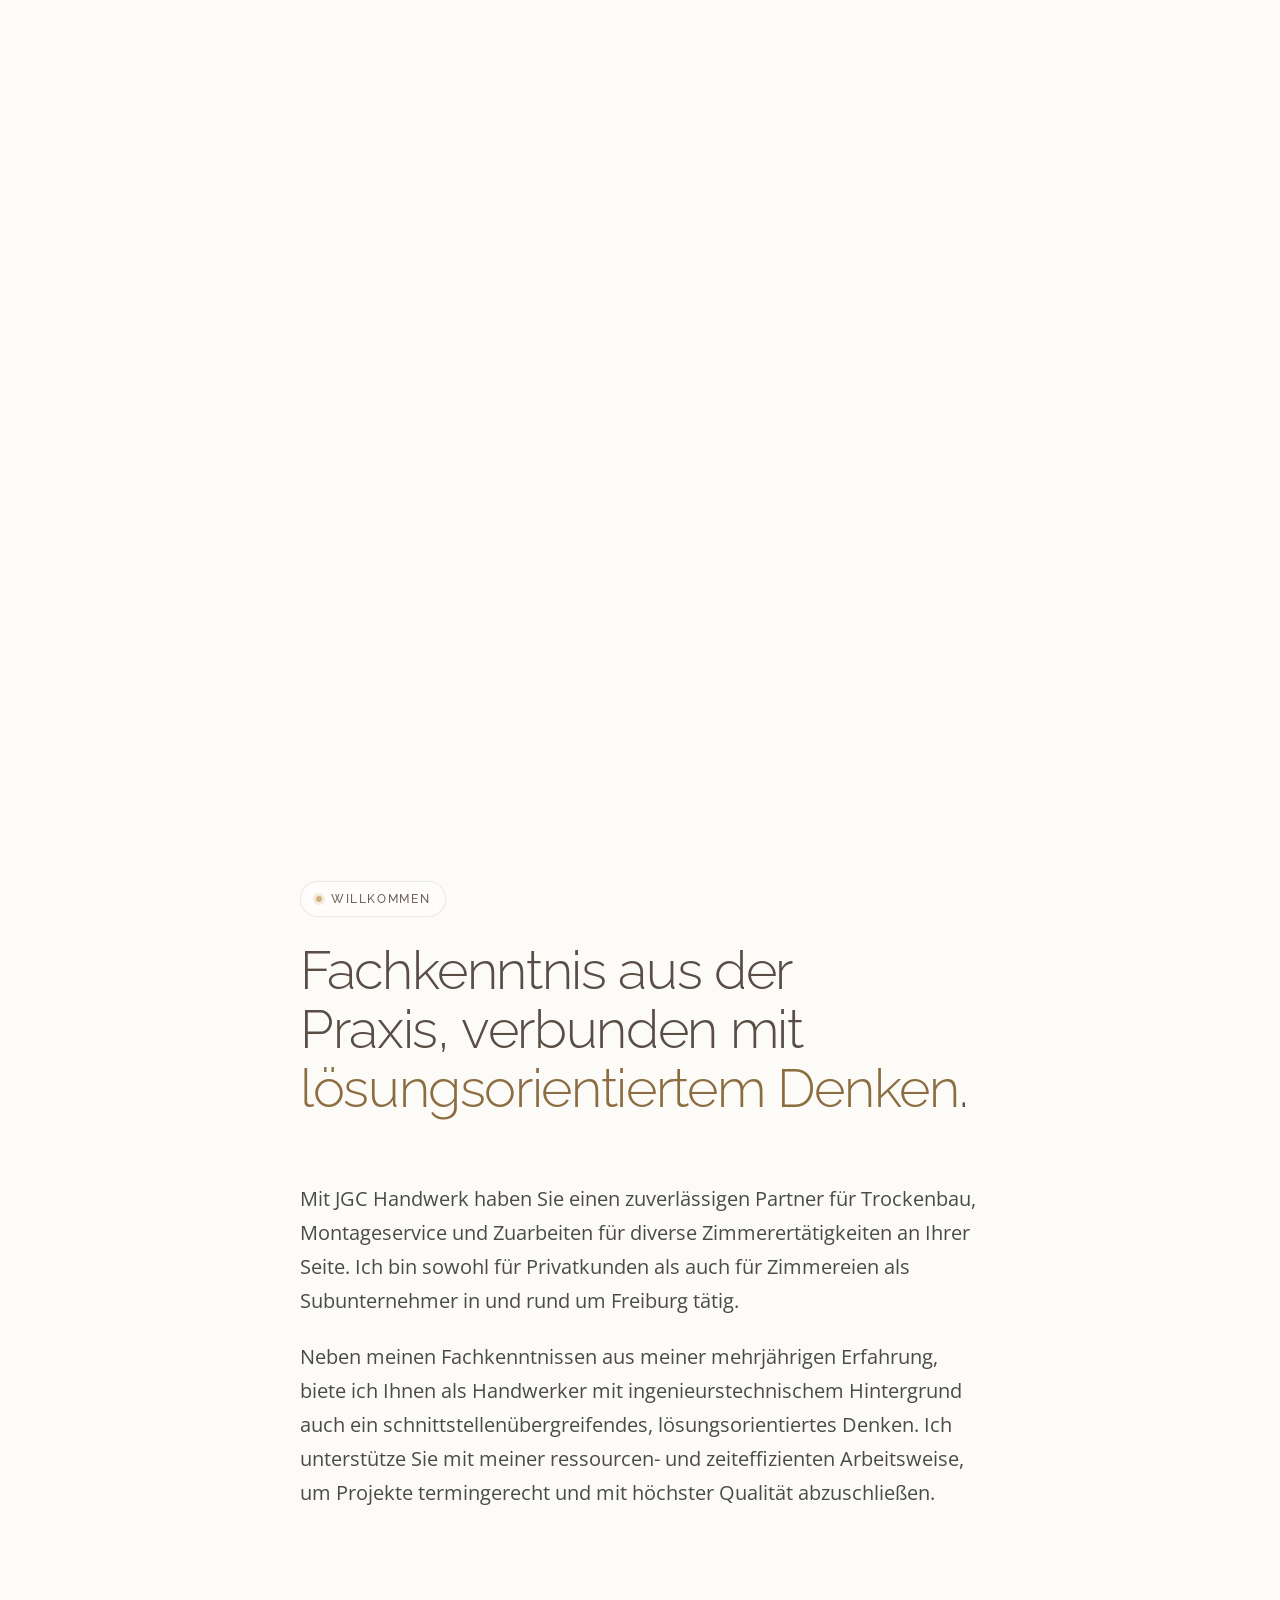
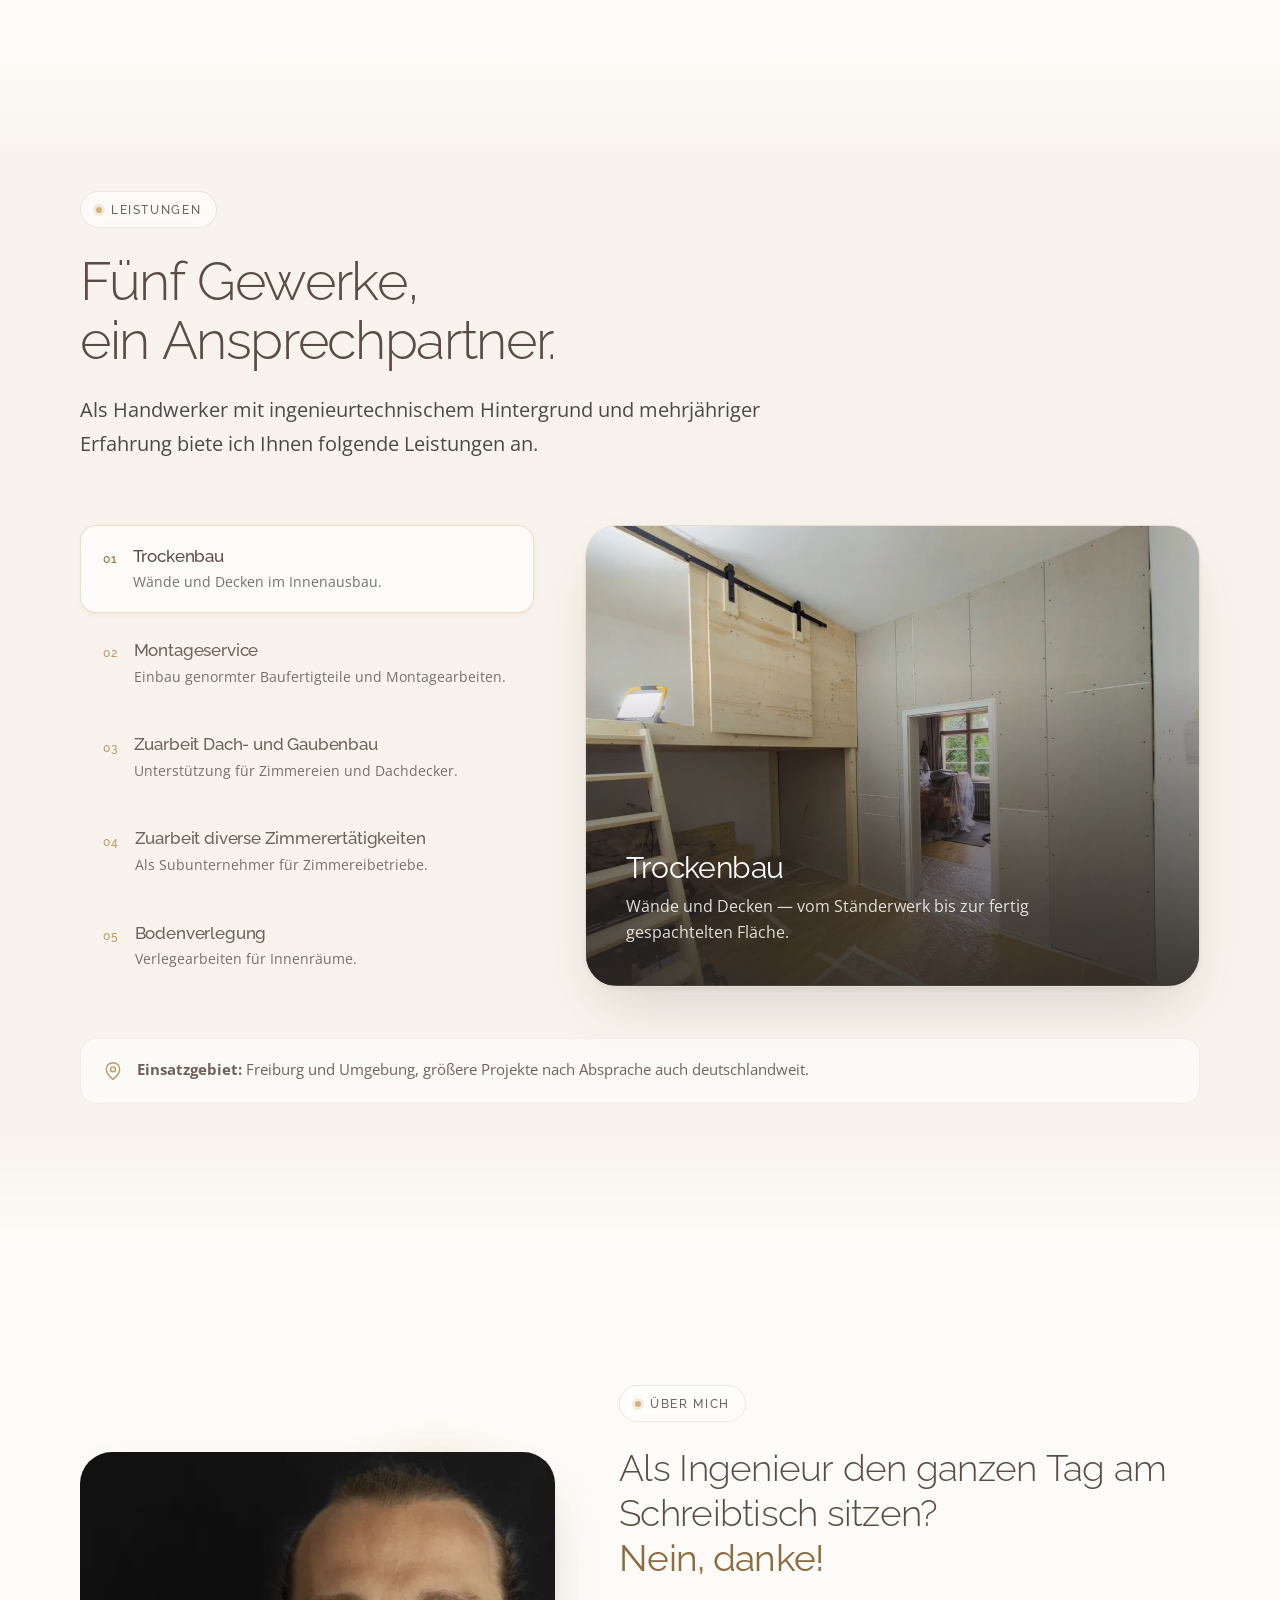
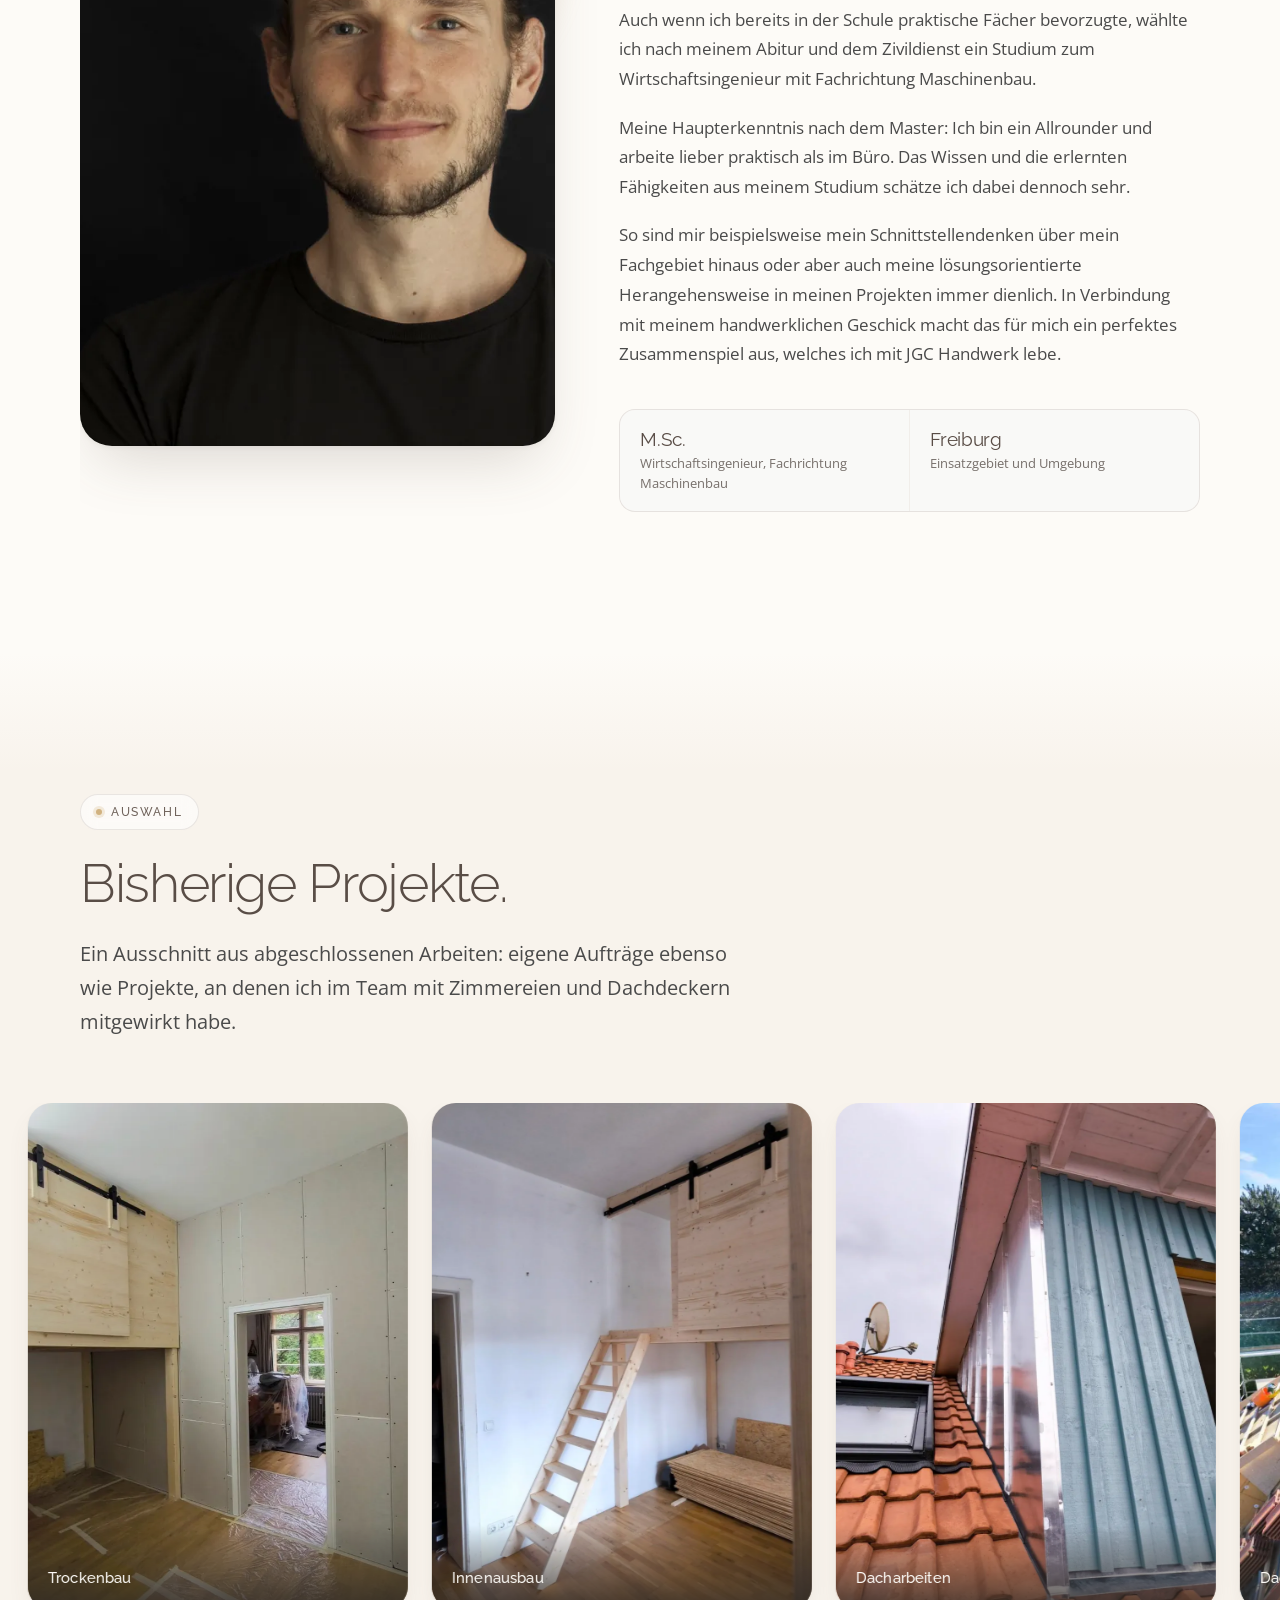
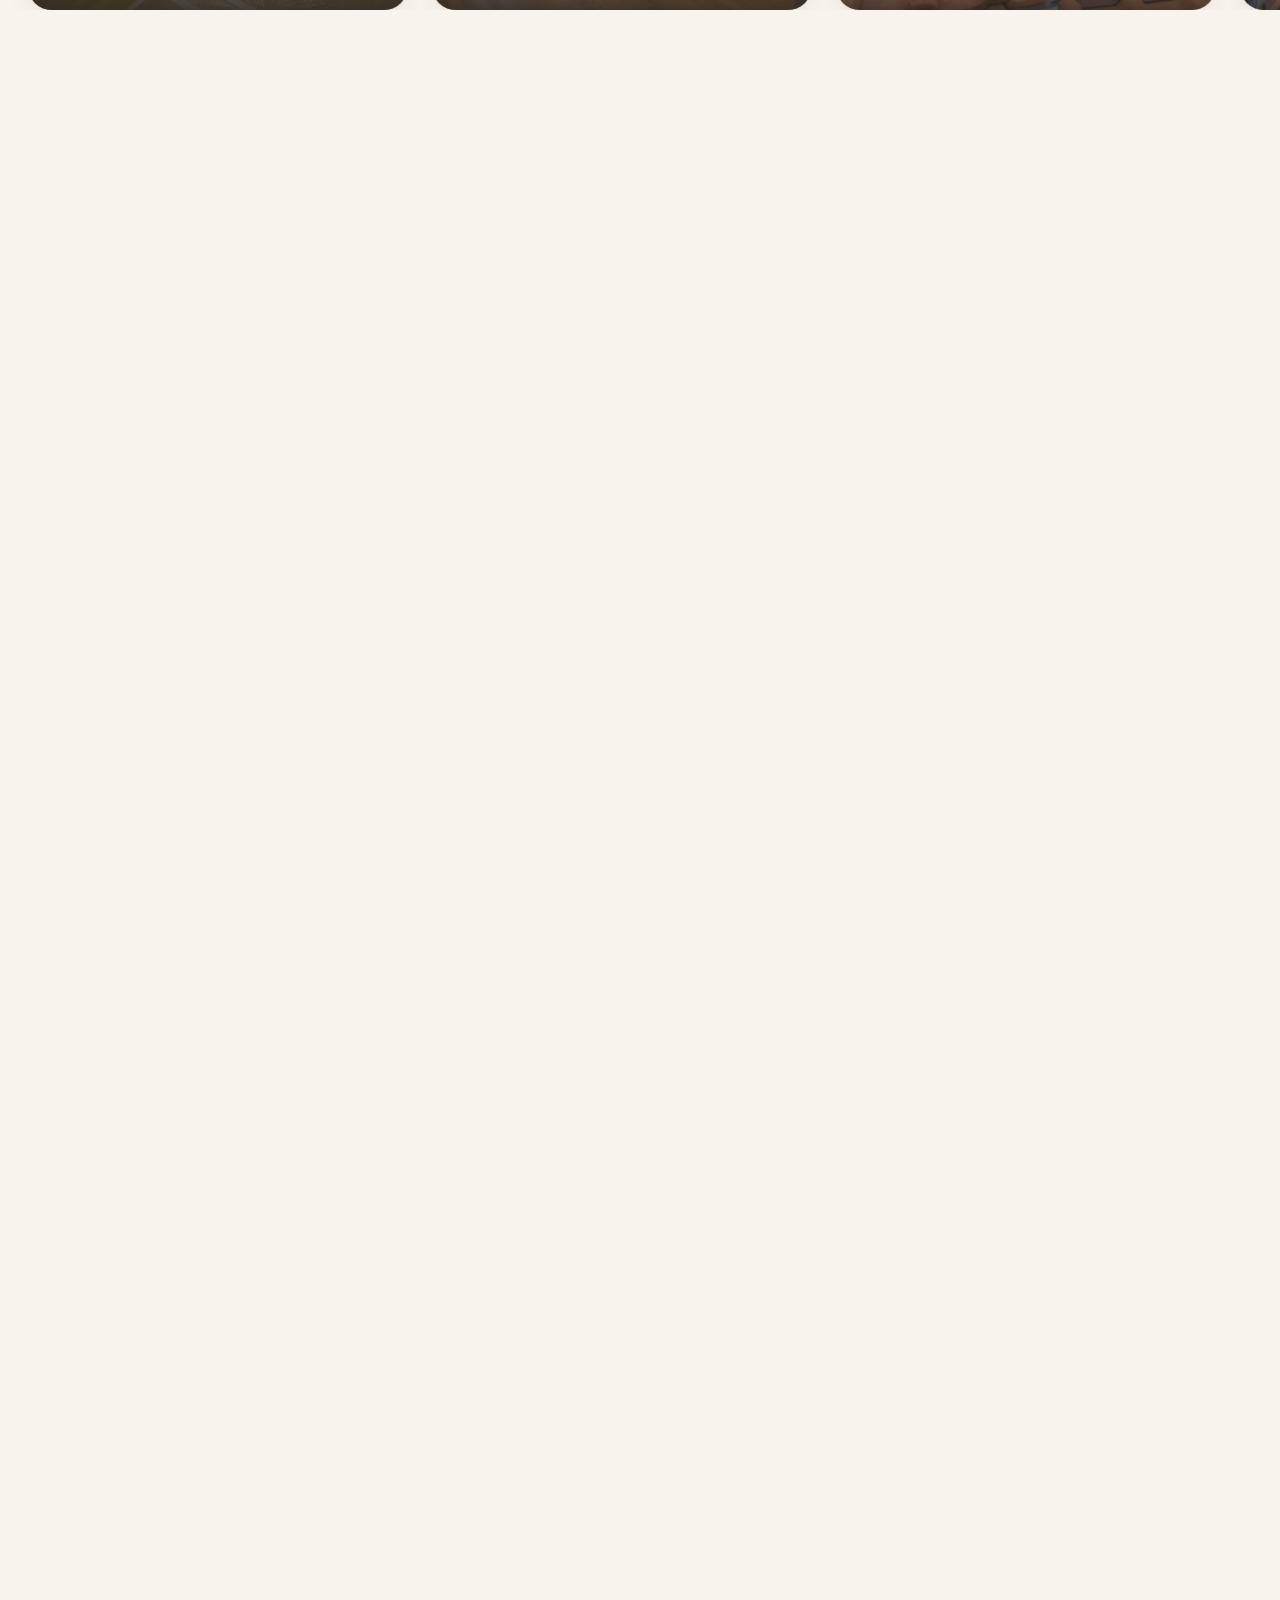
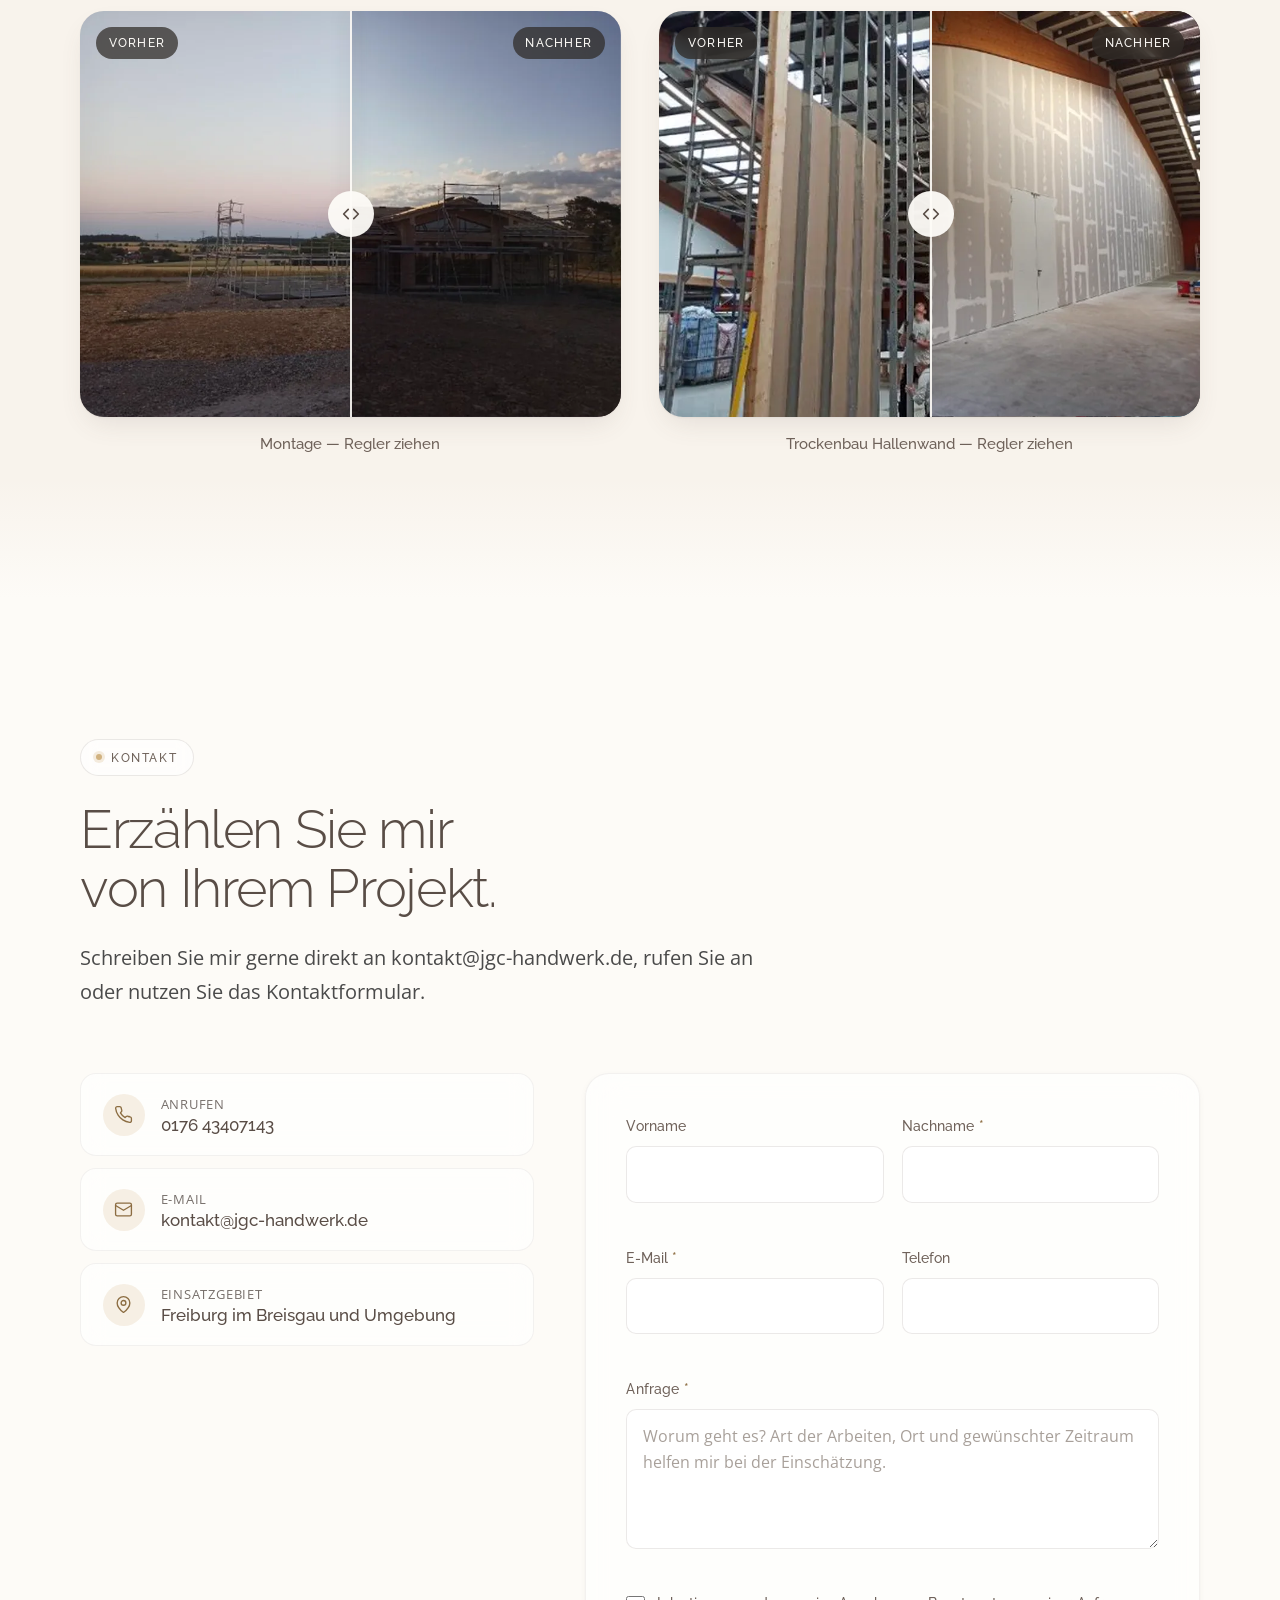
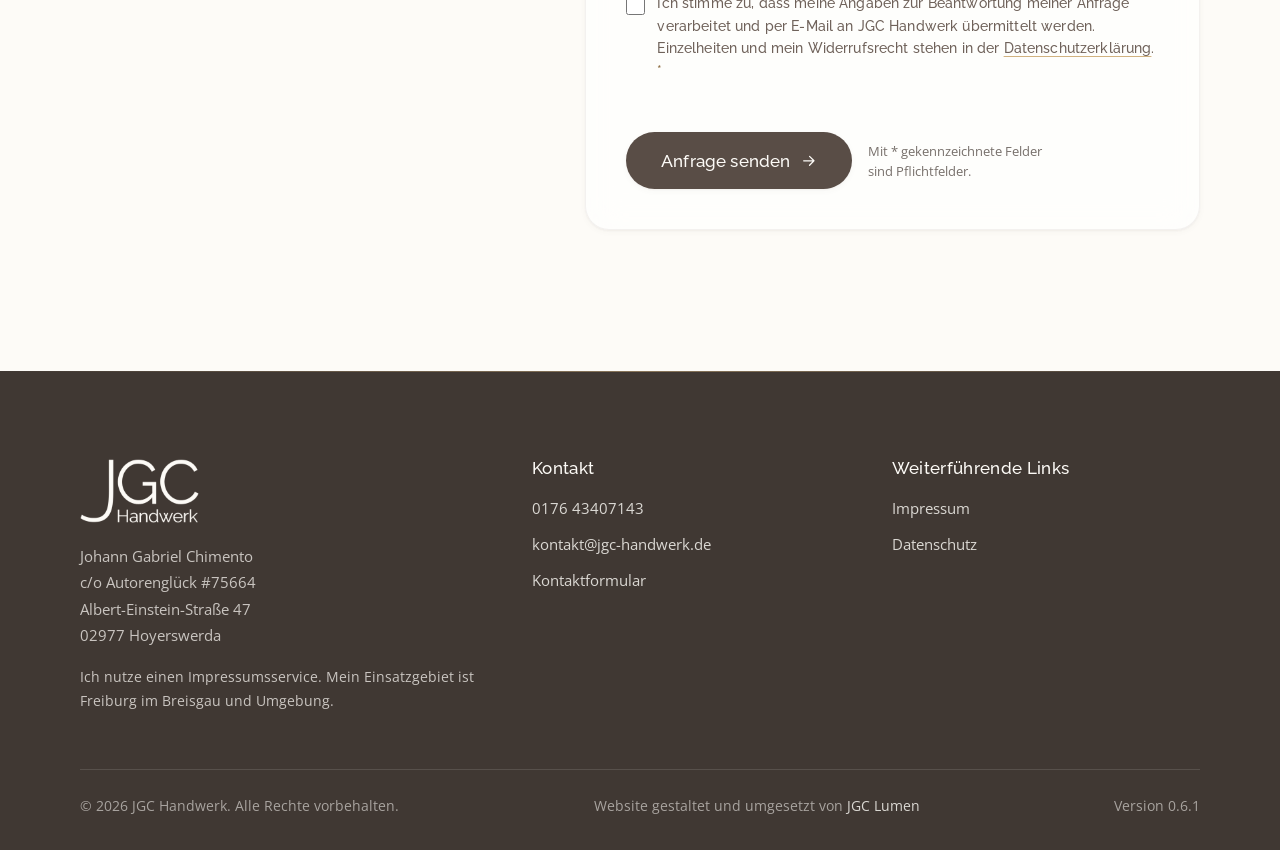
<file: sample-page/index.html>
<!DOCTYPE html>
<html lang="de">
  <head>
    <meta charset="utf-8" />
    <meta name="viewport" content="width=device-width, initial-scale=1" />
    <title>JGC Handwerk</title>
    <meta name="description" content="Diese Adresse stammt von der alten Website. Alle Inhalte von JGC Handwerk stehen jetzt auf der Startseite." />
    <!-- Weiterleitung einer Adresse der alten WordPress-Seite (V10), siehe leistungen/index.html.
         Die alte Seite fuehrte hier noch die WordPress-Beispielseite. -->
    <link rel="canonical" href="https://jgc-handwerk.de/" />
    <meta http-equiv="refresh" content="0; url=../" />
    <script>
      location.replace("../");
    </script>
  </head>
  <body>
    <p>Diese Seite ist umgezogen: <a href="../">weiter zur Startseite von JGC Handwerk</a>.</p>
  </body>
</html>
</file>
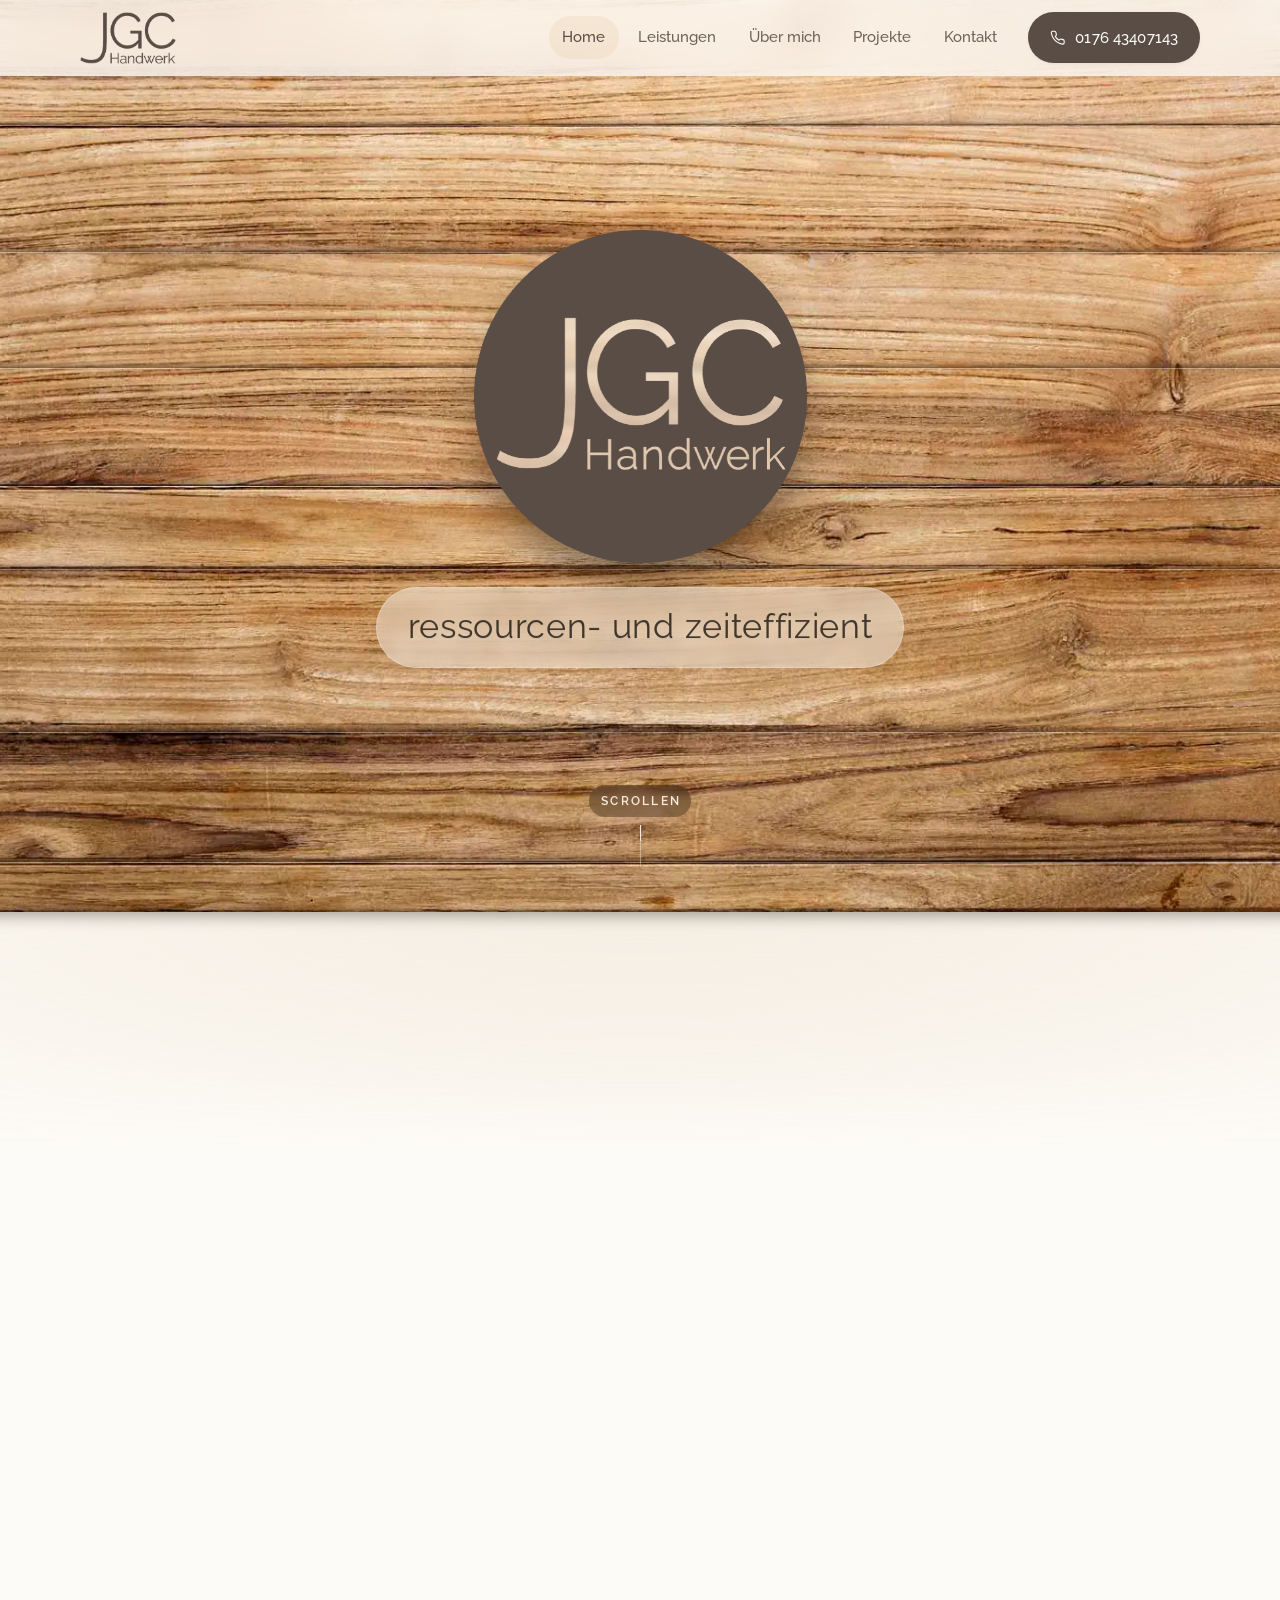
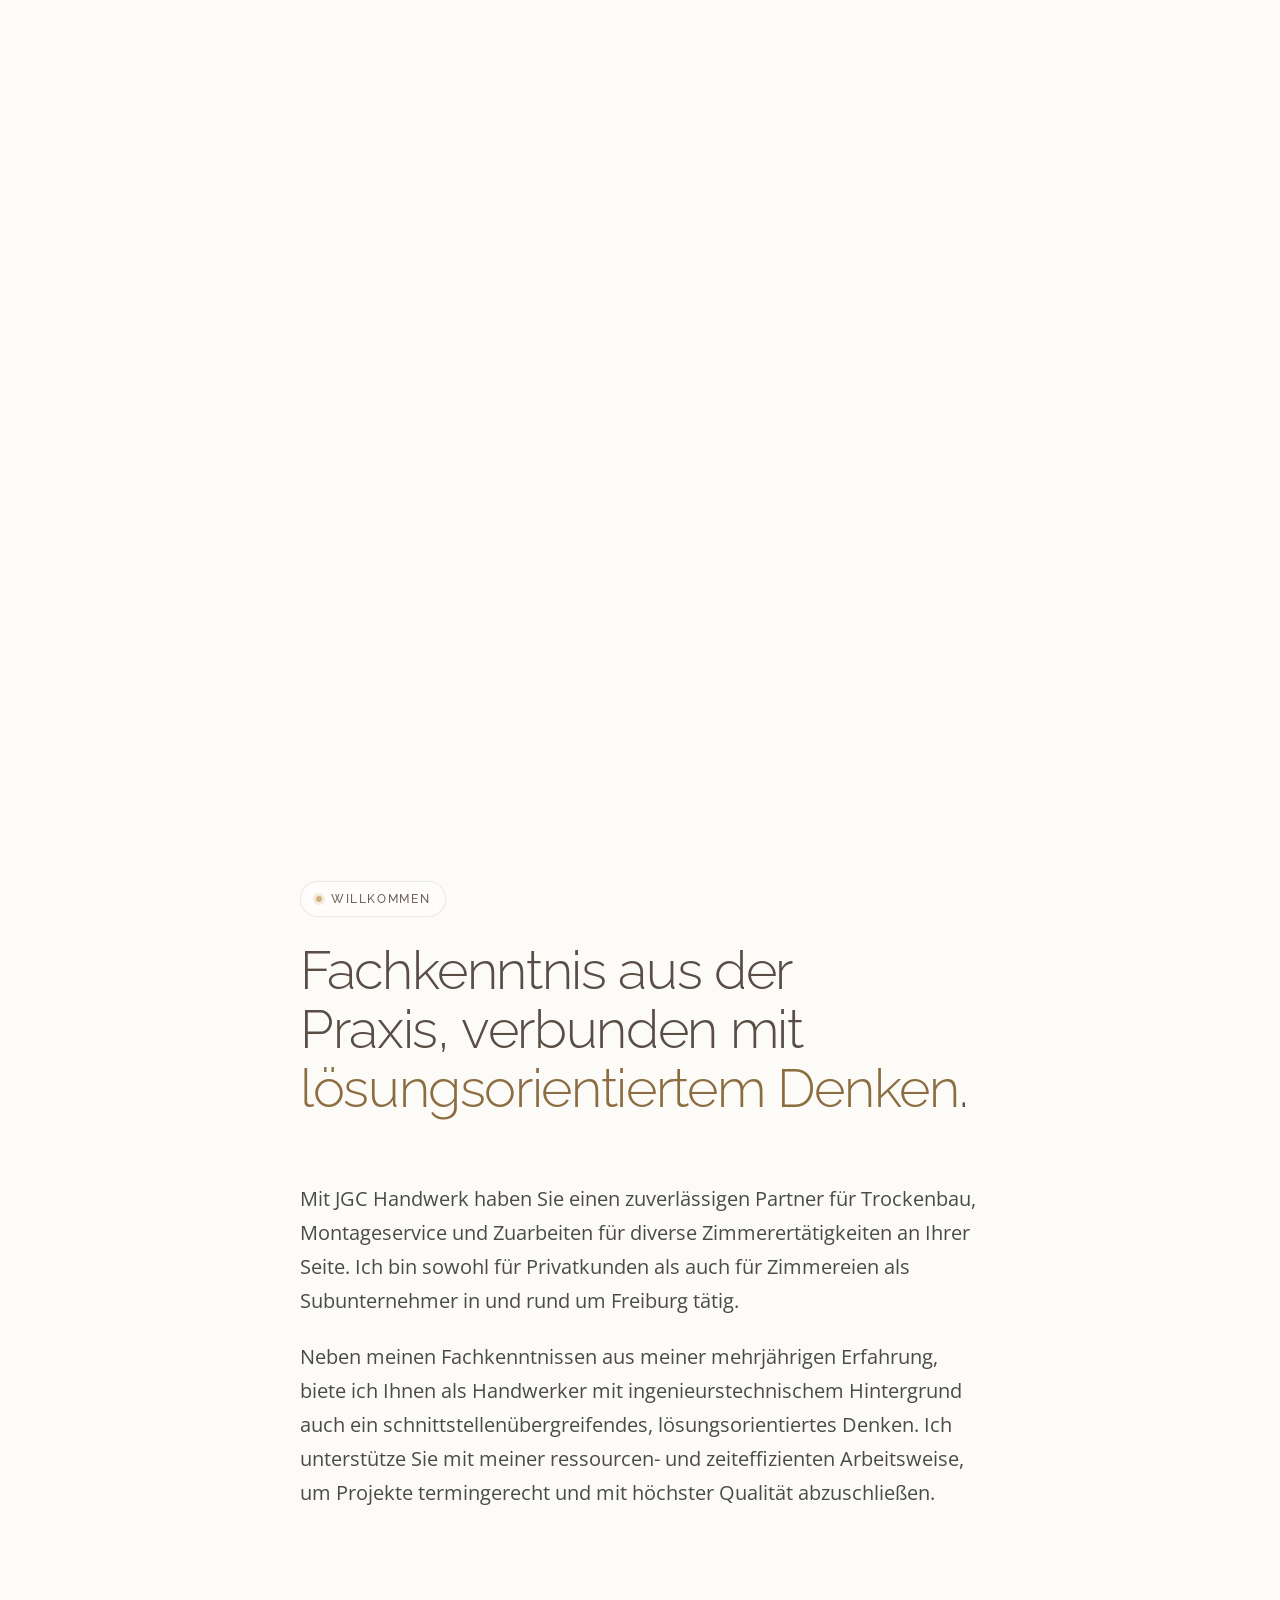
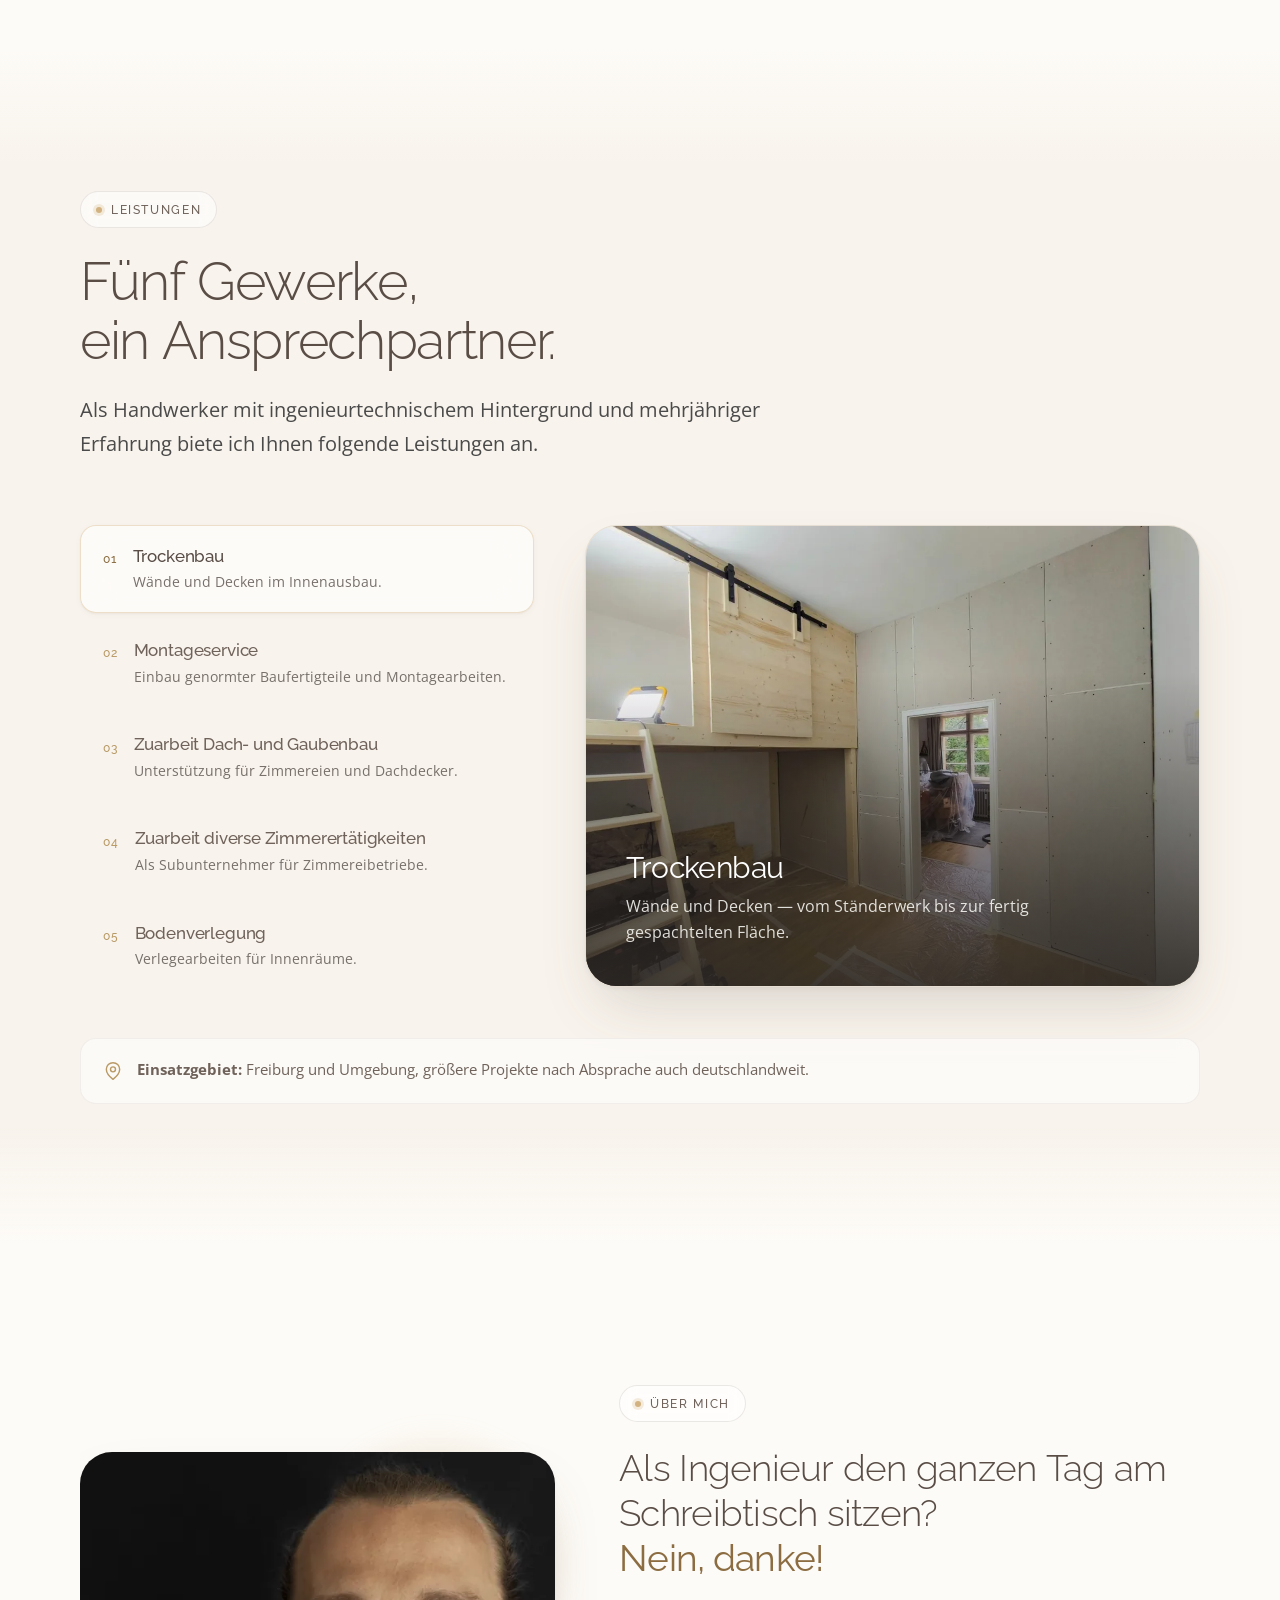
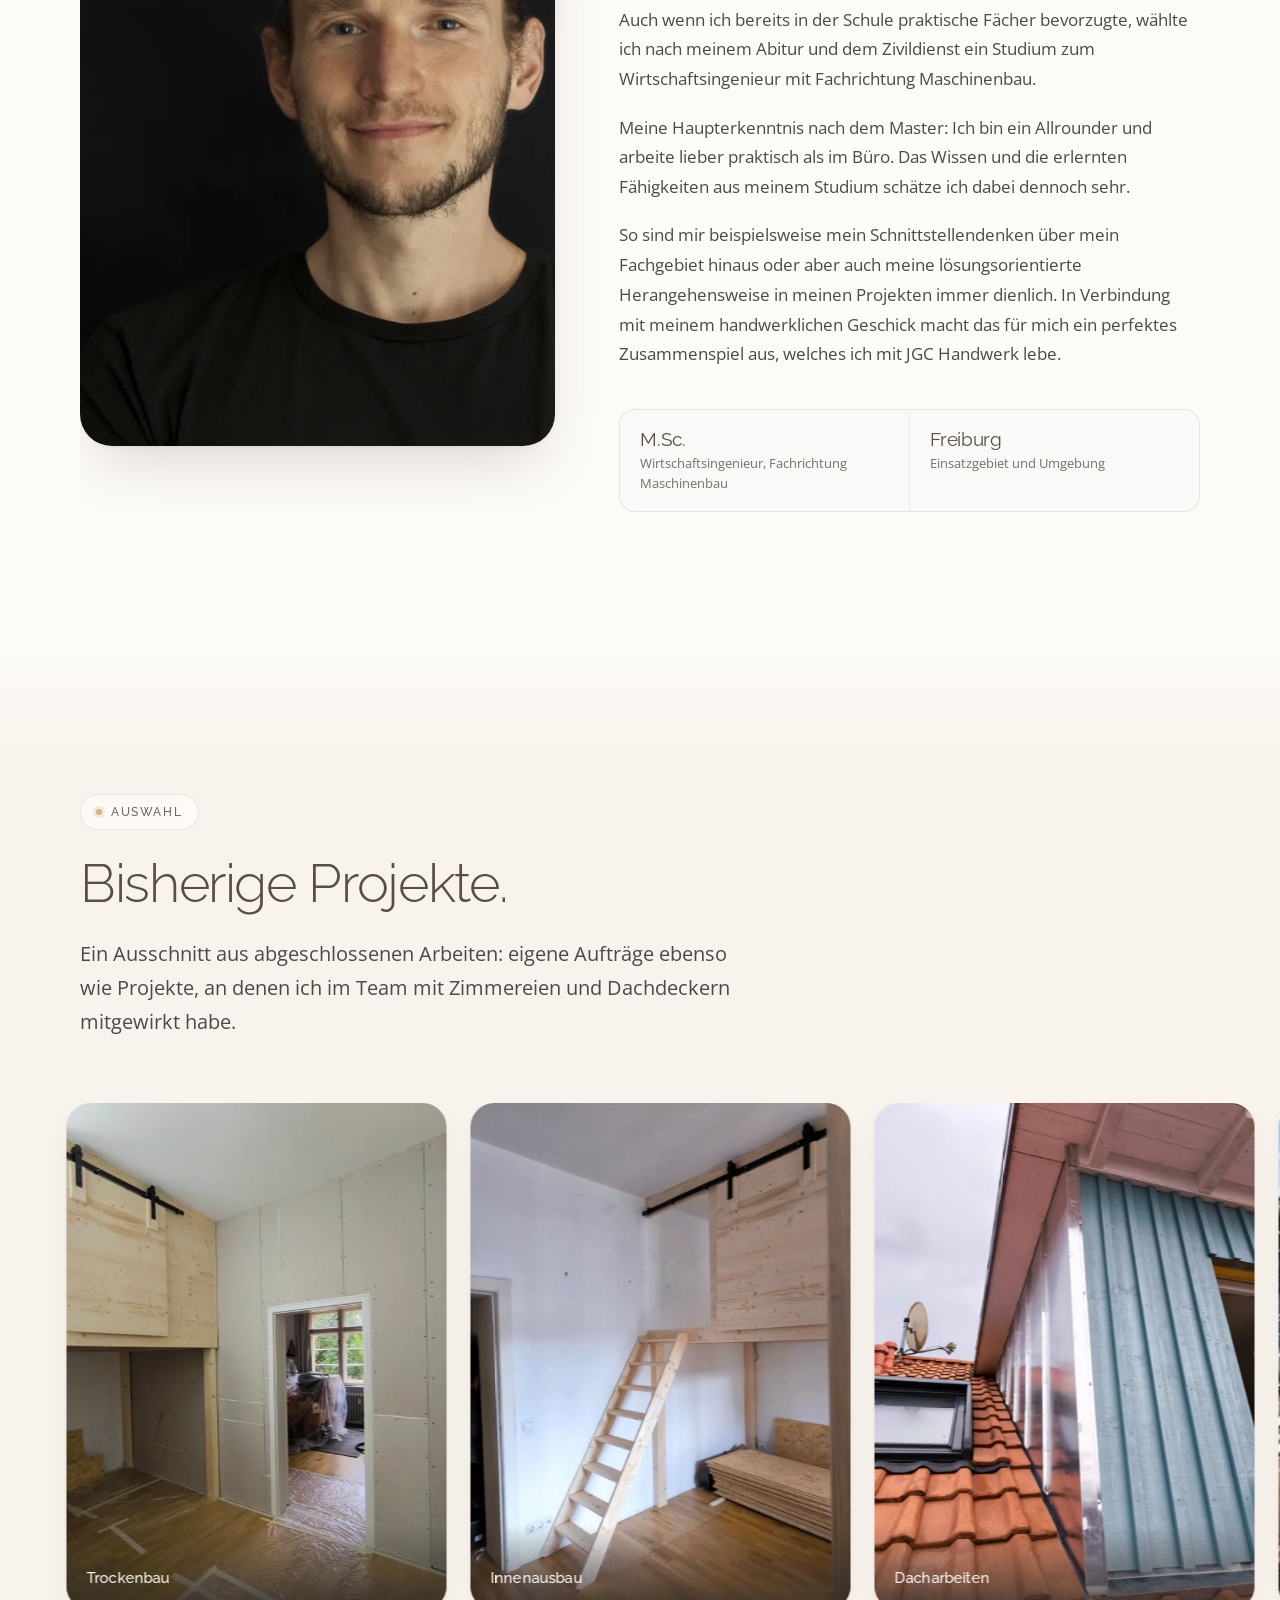
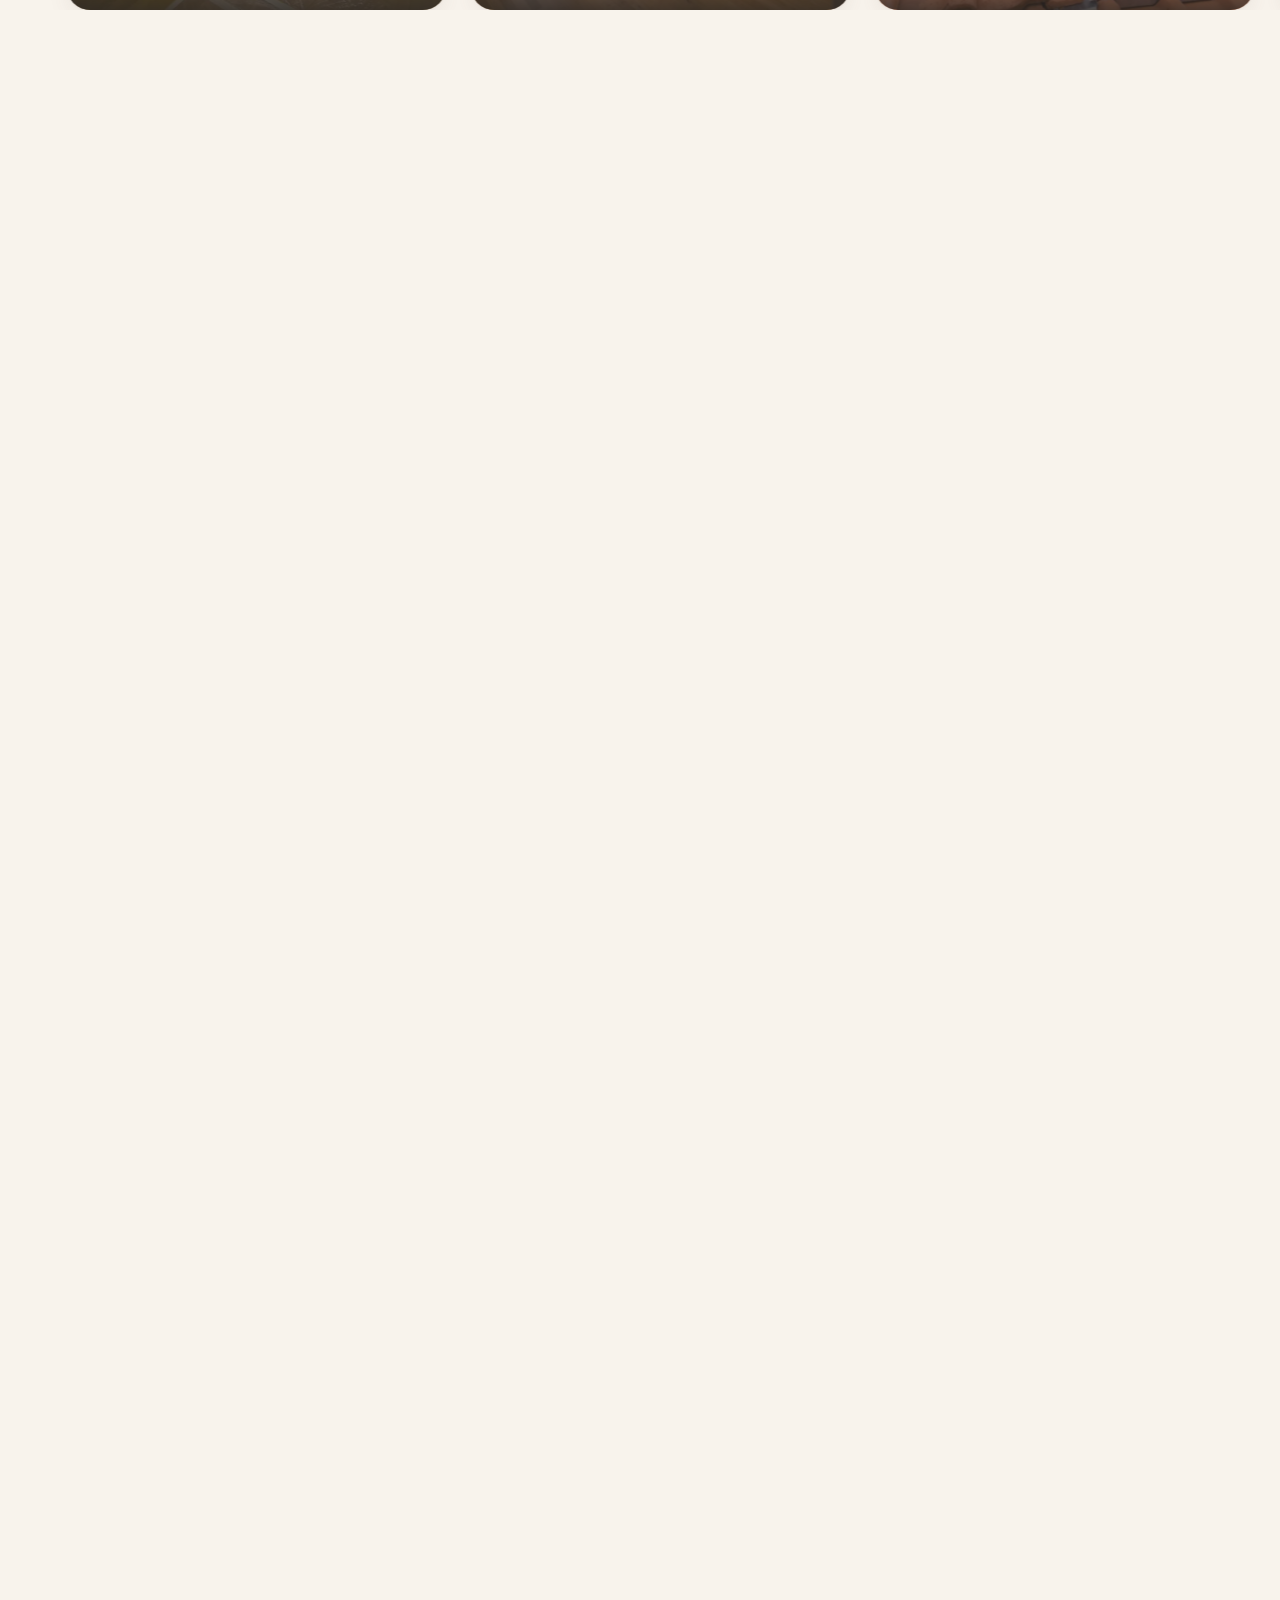
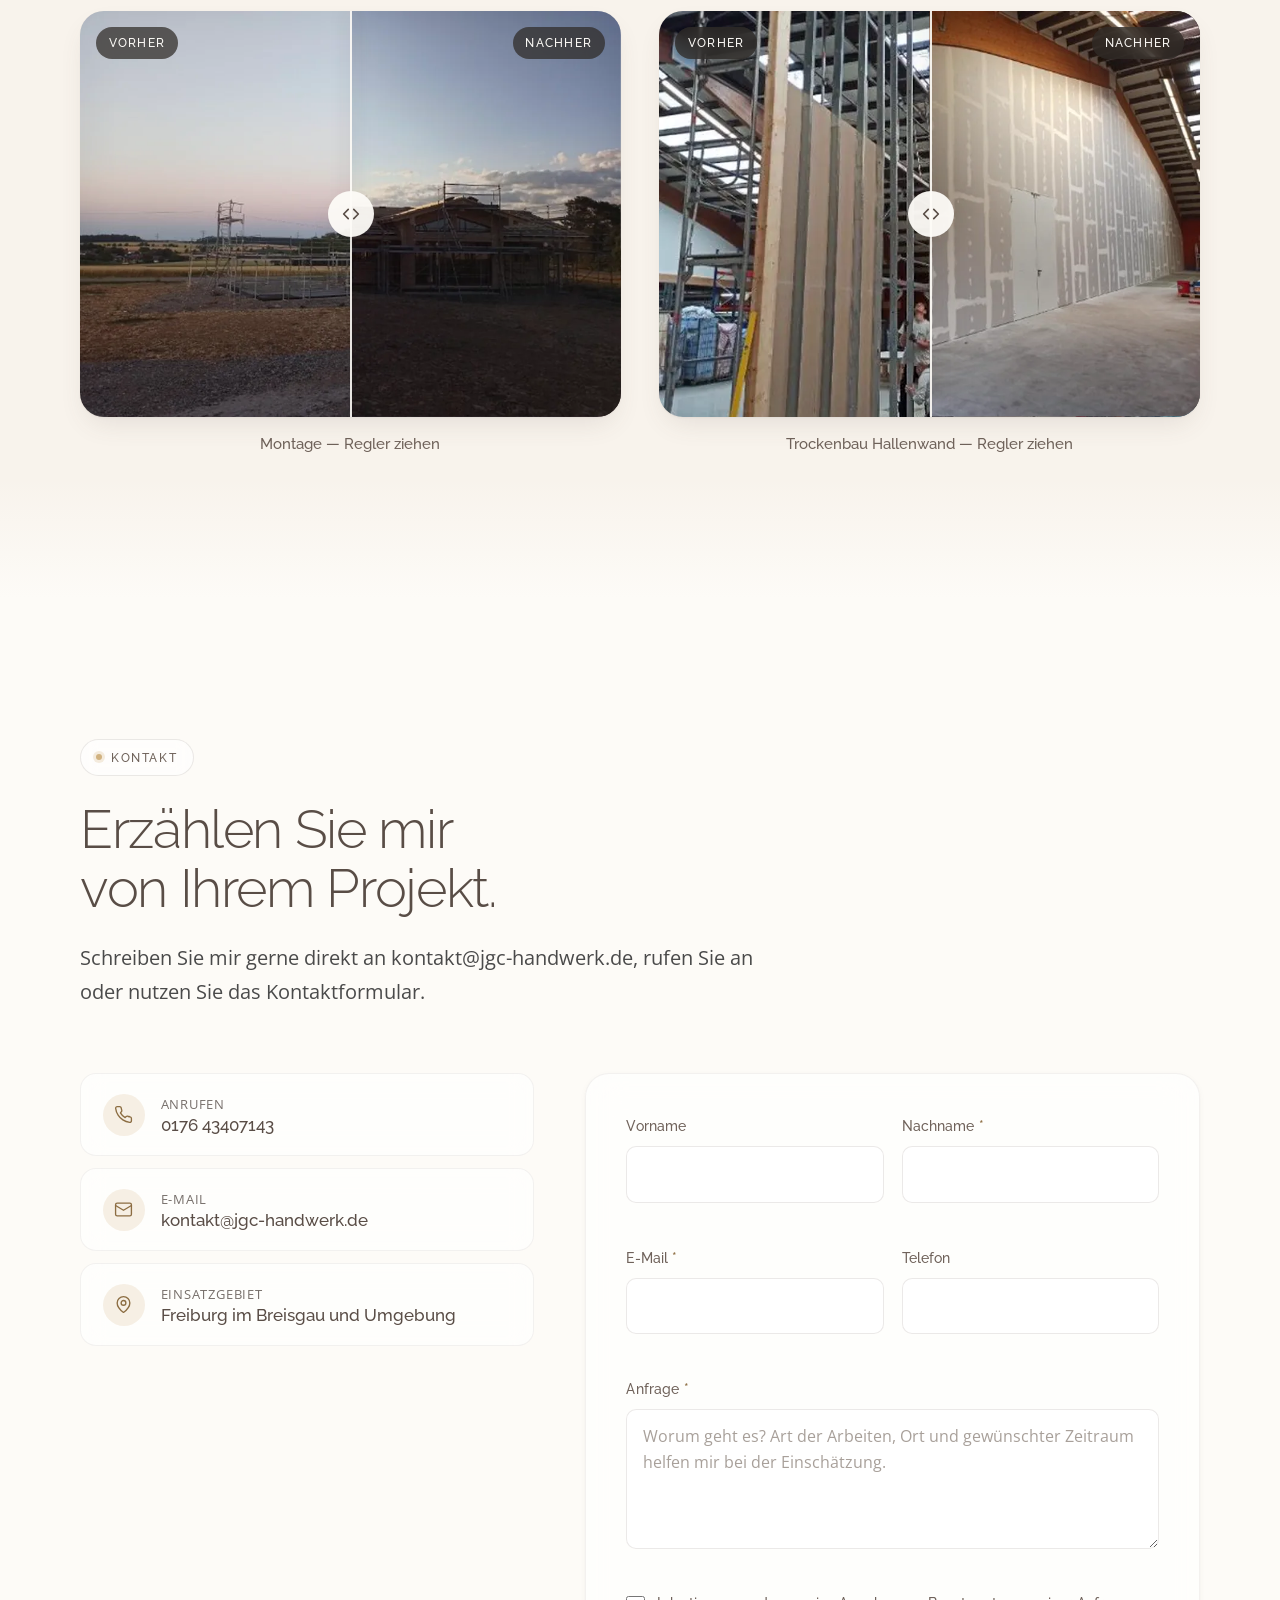
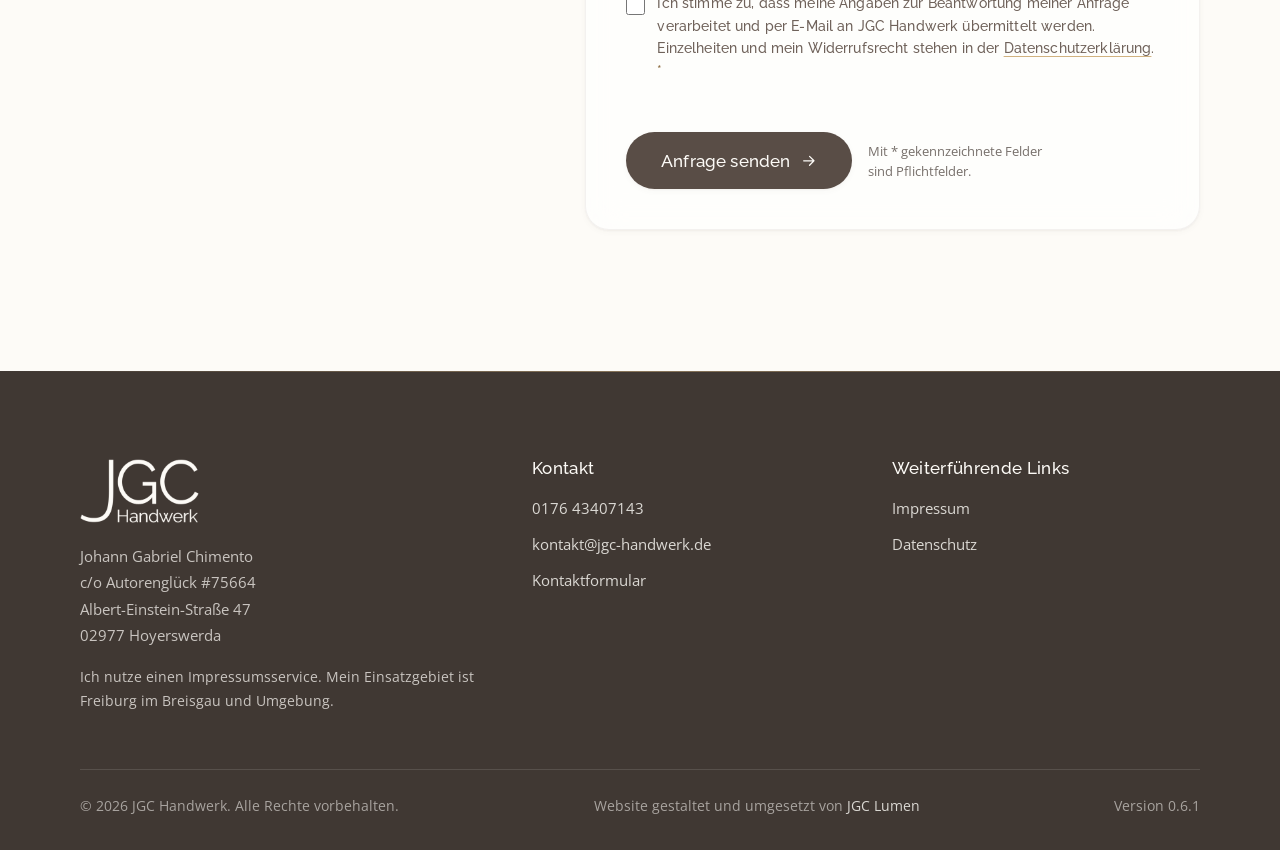
<file: ueber-mich/index.html>
<!DOCTYPE html>
<html lang="de">
  <head>
    <meta charset="utf-8" />
    <meta name="viewport" content="width=device-width, initial-scale=1" />
    <title>Über mich — JGC Handwerk</title>
    <meta name="description" content="Diese Adresse stammt von der alten Website. Der Abschnitt „Über mich“ steht jetzt auf der Startseite von JGC Handwerk." />
    <!-- Weiterleitung einer Adresse der alten WordPress-Seite (V10), siehe leistungen/index.html -->
    <link rel="canonical" href="https://jgc-handwerk.de/" />
    <meta http-equiv="refresh" content="0; url=../#ueber-mich" />
    <script>
      location.replace("../#ueber-mich");
    </script>
  </head>
  <body>
    <p>Diese Seite ist umgezogen: <a href="../#ueber-mich">weiter zu „Über mich“ bei JGC Handwerk</a>.</p>
  </body>
</html>
</file>
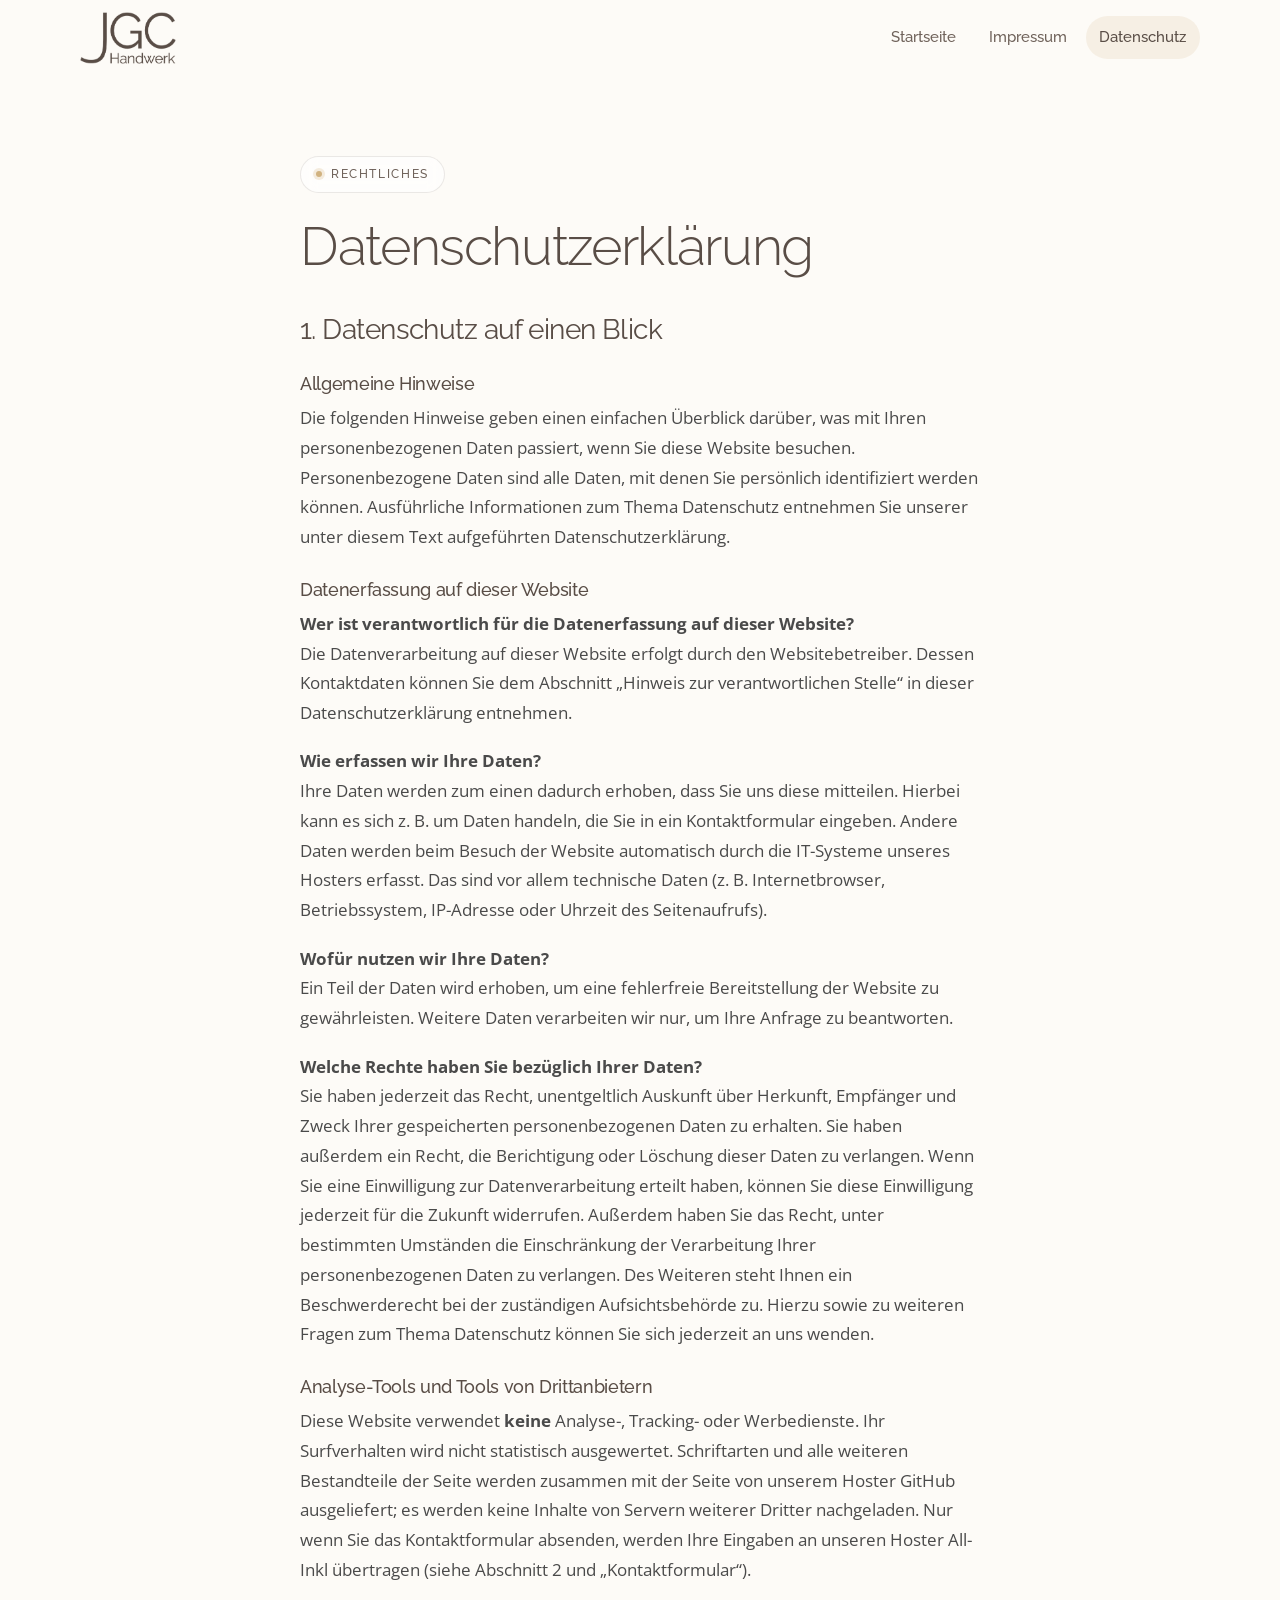
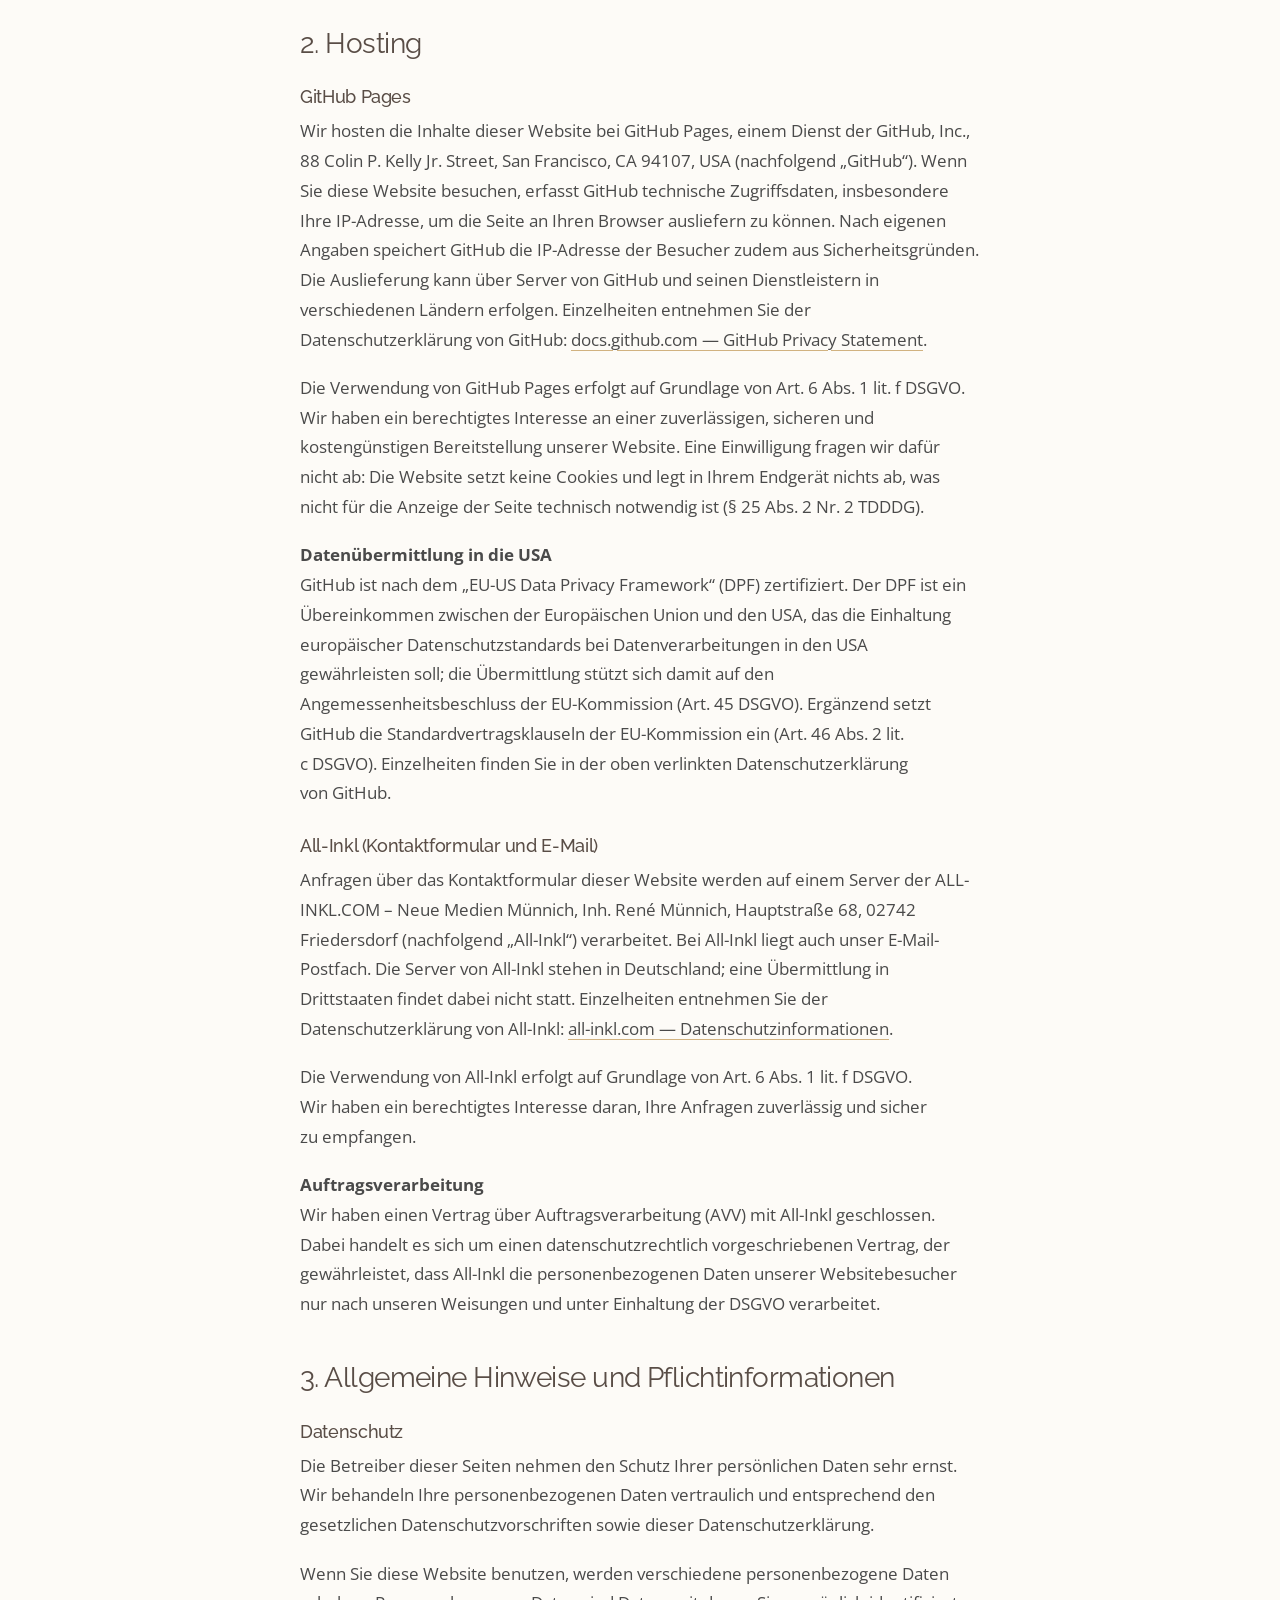
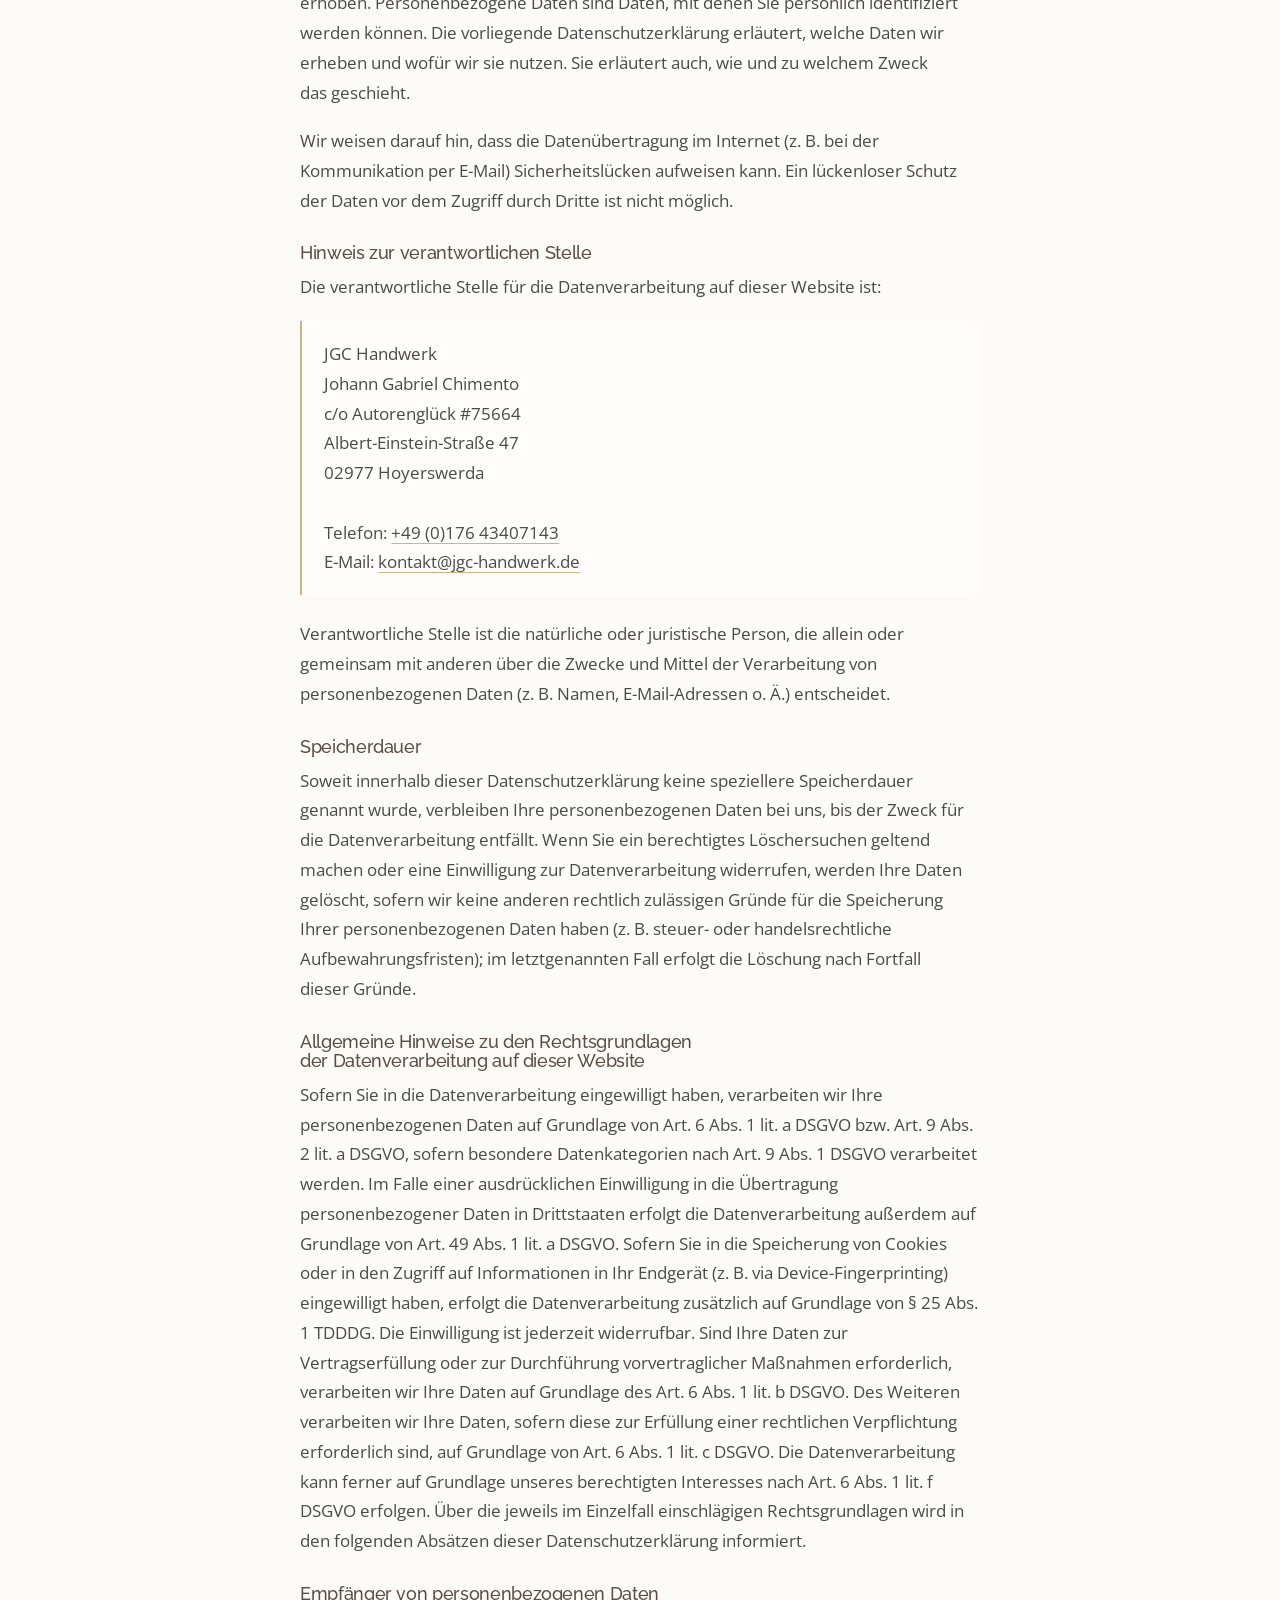
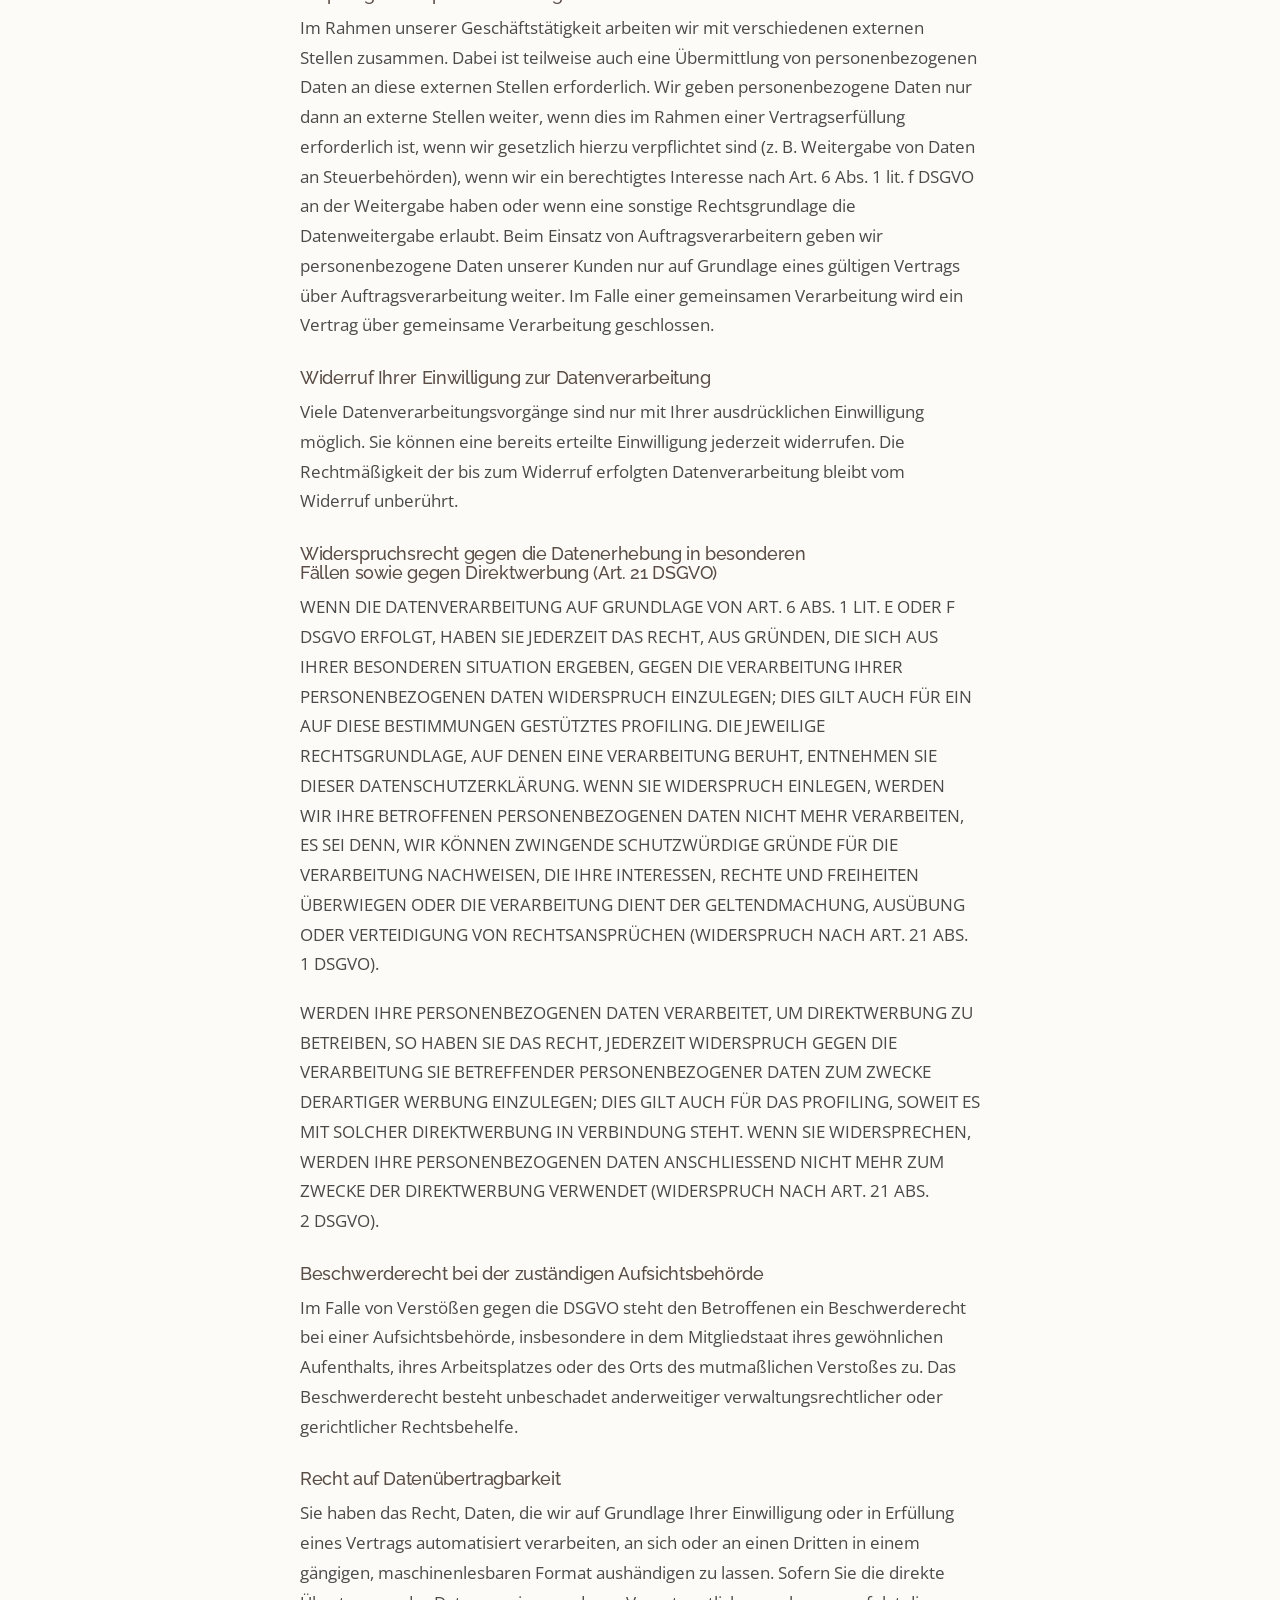
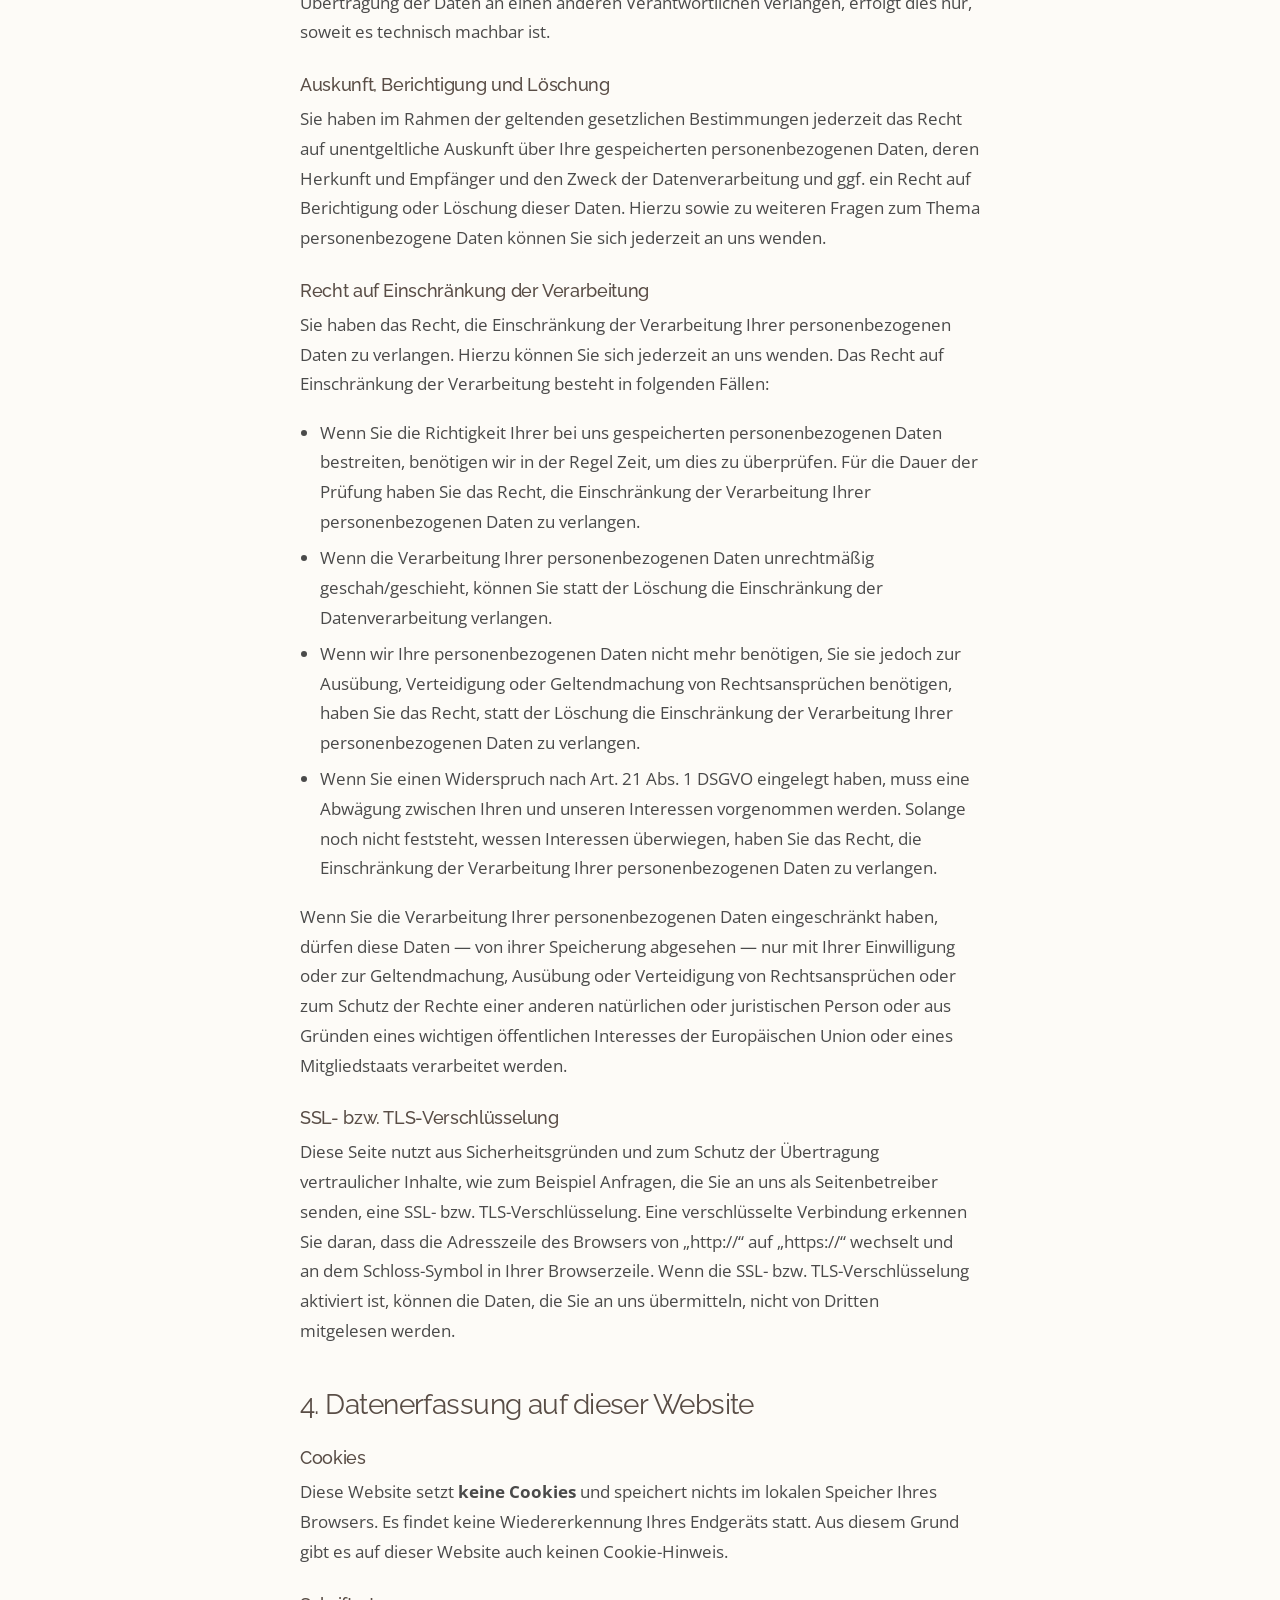
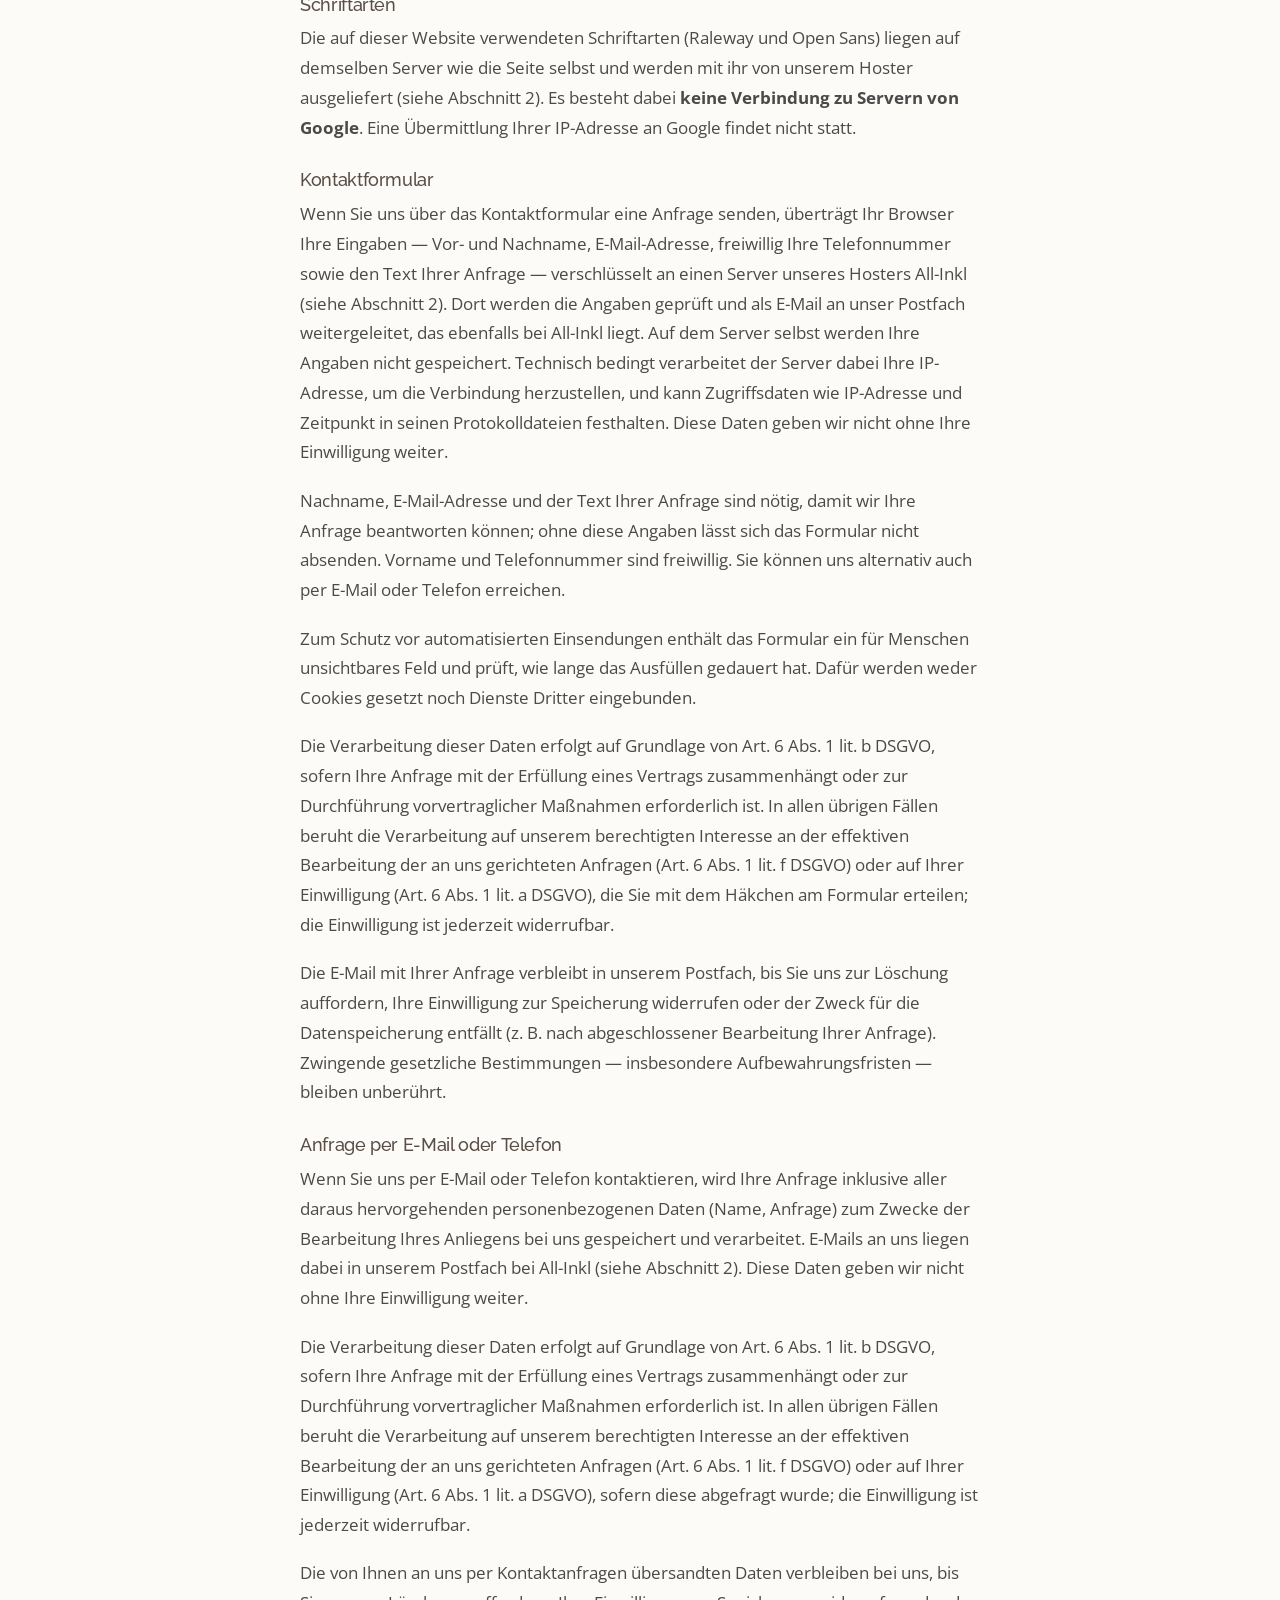
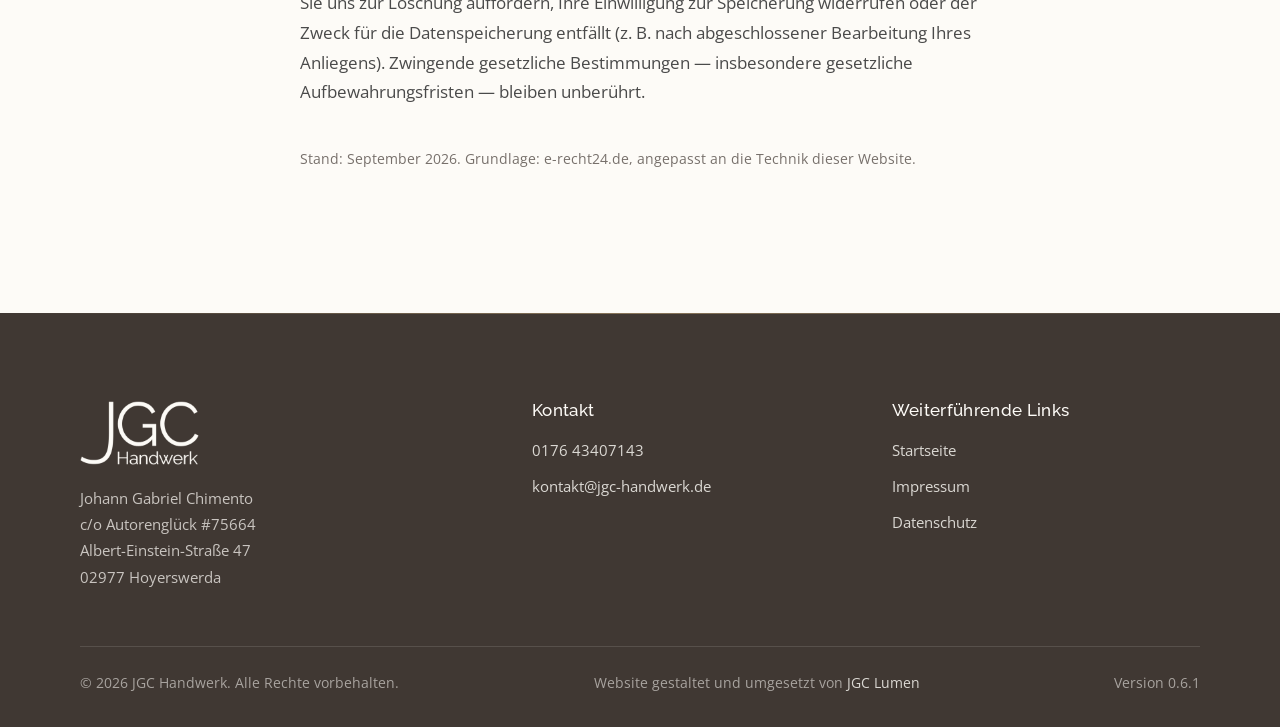
<file: datenschutz.html>
<!DOCTYPE html>
<html lang="de">
  <head>
    <meta charset="utf-8" />
    <meta name="viewport" content="width=device-width, initial-scale=1" />
    <title>Datenschutzerklärung — JGC Handwerk</title>
    <meta name="description" content="Datenschutzerklärung von JGC Handwerk — welche Daten diese Website erhebt und wofür." />
    <meta name="robots" content="noindex, follow" />
    <meta name="theme-color" content="#fdfbf7" />
    <link rel="canonical" href="https://jgc-handwerk.de/datenschutz.html" />

    <link rel="icon" href="assets/img/favicon-32.png" sizes="32x32" />
    <link rel="apple-touch-icon" href="assets/img/favicon-180.webp" />
    <link rel="preload" as="font" type="font/woff2" href="assets/fonts/raleway-latin.woff2" crossorigin />
    <link rel="preload" as="font" type="font/woff2" href="assets/fonts/open-sans-latin.woff2" crossorigin />
    <script>
      document.documentElement.classList.add("js");
    </script>
    <link rel="stylesheet" href="assets/css/style.css" />
  </head>

  <body>
    <a class="skip-link" href="#main">Zum Inhalt springen</a>

    <header class="header is-stuck" id="header">
      <div class="header__inner">
        <a class="brand" href="index.html" aria-label="JGC Handwerk — zur Startseite">
          <img src="assets/img/logo-schriftzug.webp" alt="" width="289" height="156" />
        </a>

        <nav class="nav" id="nav" aria-label="Hauptnavigation">
          <a class="nav__link" href="index.html">Startseite</a>
          <a class="nav__link" href="impressum.html">Impressum</a>
          <a class="nav__link is-active" href="datenschutz.html">Datenschutz</a>
        </nav>
      </div>
    </header>

    <main class="legal" id="main">
      <div class="shell shell--narrow">
        <p class="eyebrow">Rechtliches</p>
        <h1 class="h-section" style="margin-bottom: 2.5rem">Datenschutzerklärung</h1>

        <div class="legal__body">
          <h2>1. Datenschutz auf einen Blick</h2>

          <h3>Allgemeine Hinweise</h3>
          <p>
            Die folgenden Hinweise geben einen einfachen Überblick darüber, was mit Ihren personenbezogenen Daten
            passiert, wenn Sie diese Website besuchen. Personenbezogene Daten sind alle Daten, mit denen Sie persönlich
            identifiziert werden können. Ausführliche Informationen zum Thema Datenschutz entnehmen Sie unserer unter
            diesem Text aufgeführten Datenschutzerklärung.
          </p>

          <h3>Datenerfassung auf dieser Website</h3>
          <p>
            <strong>Wer ist verantwortlich für die Datenerfassung auf dieser Website?</strong><br />
            Die Datenverarbeitung auf dieser Website erfolgt durch den Websitebetreiber. Dessen Kontaktdaten können Sie
            dem Abschnitt „Hinweis zur verantwortlichen Stelle“ in dieser Datenschutzerklärung entnehmen.
          </p>
          <p>
            <strong>Wie erfassen wir Ihre Daten?</strong><br />
            Ihre Daten werden zum einen dadurch erhoben, dass Sie uns diese mitteilen. Hierbei kann es sich z. B. um
            Daten handeln, die Sie in ein Kontaktformular eingeben. Andere Daten werden beim Besuch der Website
            automatisch durch die IT-Systeme unseres Hosters erfasst. Das sind vor allem technische Daten (z. B.
            Internetbrowser, Betriebssystem, IP-Adresse oder Uhrzeit des Seitenaufrufs).
          </p>
          <p>
            <strong>Wofür nutzen wir Ihre Daten?</strong><br />
            Ein Teil der Daten wird erhoben, um eine fehlerfreie Bereitstellung der Website zu gewährleisten. Weitere
            Daten verarbeiten wir nur, um Ihre Anfrage zu beantworten.
          </p>
          <p>
            <strong>Welche Rechte haben Sie bezüglich Ihrer Daten?</strong><br />
            Sie haben jederzeit das Recht, unentgeltlich Auskunft über Herkunft, Empfänger und Zweck Ihrer gespeicherten
            personenbezogenen Daten zu erhalten. Sie haben außerdem ein Recht, die Berichtigung oder Löschung dieser
            Daten zu verlangen. Wenn Sie eine Einwilligung zur Datenverarbeitung erteilt haben, können Sie diese
            Einwilligung jederzeit für die Zukunft widerrufen. Außerdem haben Sie das Recht, unter bestimmten Umständen
            die Einschränkung der Verarbeitung Ihrer personenbezogenen Daten zu verlangen. Des Weiteren steht Ihnen ein
            Beschwerderecht bei der zuständigen Aufsichtsbehörde zu. Hierzu sowie zu weiteren Fragen zum Thema
            Datenschutz können Sie sich jederzeit an uns wenden.
          </p>

          <h3>Analyse-Tools und Tools von Drittanbietern</h3>
          <p>
            Diese Website verwendet <strong>keine</strong> Analyse-, Tracking- oder Werbedienste. Ihr Surfverhalten wird
            nicht statistisch ausgewertet. Schriftarten und alle weiteren Bestandteile der Seite werden zusammen mit der
            Seite von unserem Hoster GitHub ausgeliefert; es werden keine Inhalte von Servern weiterer Dritter
            nachgeladen. Nur wenn Sie das Kontaktformular absenden, werden Ihre Eingaben an unseren Hoster All-Inkl
            übertragen (siehe Abschnitt 2 und „Kontaktformular“).
          </p>

          <h2>2. Hosting</h2>

          <h3>GitHub Pages</h3>
          <p>
            Wir hosten die Inhalte dieser Website bei GitHub Pages, einem Dienst der GitHub, Inc., 88 Colin P. Kelly Jr.
            Street, San Francisco, CA 94107, USA (nachfolgend „GitHub“). Wenn Sie diese Website besuchen, erfasst GitHub
            technische Zugriffsdaten, insbesondere Ihre IP-Adresse, um die Seite an Ihren Browser ausliefern zu können.
            Nach eigenen Angaben speichert GitHub die IP-Adresse der Besucher zudem aus Sicherheitsgründen. Die
            Auslieferung kann über Server von GitHub und seinen Dienstleistern in verschiedenen Ländern erfolgen.
            Einzelheiten entnehmen Sie der Datenschutzerklärung von GitHub:
            <a href="https://docs.github.com/de/site-policy/privacy-policies/github-general-privacy-statement" target="_blank" rel="noopener noreferrer">
              docs.github.com — GitHub Privacy Statement</a>.
          </p>
          <p>
            Die Verwendung von GitHub Pages erfolgt auf Grundlage von Art. 6 Abs. 1 lit. f DSGVO. Wir haben ein
            berechtigtes Interesse an einer zuverlässigen, sicheren und kostengünstigen Bereitstellung unserer Website.
            Eine Einwilligung fragen wir dafür nicht ab: Die Website setzt keine Cookies und legt in Ihrem Endgerät
            nichts ab, was nicht für die Anzeige der Seite technisch notwendig ist (§ 25 Abs. 2 Nr. 2 TDDDG).
          </p>
          <p>
            <strong>Datenübermittlung in die USA</strong><br />
            GitHub ist nach dem „EU-US Data Privacy Framework“ (DPF) zertifiziert. Der DPF ist ein Übereinkommen
            zwischen der Europäischen Union und den USA, das die Einhaltung europäischer Datenschutzstandards bei
            Datenverarbeitungen in den USA gewährleisten soll; die Übermittlung stützt sich damit auf den
            Angemessenheitsbeschluss der EU-Kommission (Art. 45 DSGVO). Ergänzend setzt GitHub die
            Standardvertragsklauseln der EU-Kommission ein (Art. 46 Abs. 2 lit. c DSGVO). Einzelheiten finden Sie in
            der oben verlinkten Datenschutzerklärung von GitHub.
          </p>

          <h3>All-Inkl (Kontaktformular und E-Mail)</h3>
          <p>
            Anfragen über das Kontaktformular dieser Website werden auf einem Server der ALL-INKL.COM – Neue Medien
            Münnich, Inh. René Münnich, Hauptstraße 68, 02742 Friedersdorf (nachfolgend „All-Inkl“) verarbeitet. Bei
            All-Inkl liegt auch unser E-Mail-Postfach. Die Server von All-Inkl stehen in Deutschland; eine Übermittlung
            in Drittstaaten findet dabei nicht statt. Einzelheiten entnehmen Sie der Datenschutzerklärung von All-Inkl:
            <a href="https://all-inkl.com/datenschutzinformationen/" target="_blank" rel="noopener noreferrer">
              all-inkl.com — Datenschutzinformationen</a>.
          </p>
          <p>
            Die Verwendung von All-Inkl erfolgt auf Grundlage von Art. 6 Abs. 1 lit. f DSGVO. Wir haben ein berechtigtes
            Interesse daran, Ihre Anfragen zuverlässig und sicher zu empfangen.
          </p>
          <p>
            <strong>Auftragsverarbeitung</strong><br />
            Wir haben einen Vertrag über Auftragsverarbeitung (AVV) mit All-Inkl geschlossen. Dabei handelt es sich um
            einen datenschutzrechtlich vorgeschriebenen Vertrag, der gewährleistet, dass All-Inkl die personenbezogenen
            Daten unserer Websitebesucher nur nach unseren Weisungen und unter Einhaltung der DSGVO verarbeitet.
          </p>

          <h2>3. Allgemeine Hinweise und Pflichtinformationen</h2>

          <h3>Datenschutz</h3>
          <p>
            Die Betreiber dieser Seiten nehmen den Schutz Ihrer persönlichen Daten sehr ernst. Wir behandeln Ihre
            personenbezogenen Daten vertraulich und entsprechend den gesetzlichen Datenschutzvorschriften sowie dieser
            Datenschutzerklärung.
          </p>
          <p>
            Wenn Sie diese Website benutzen, werden verschiedene personenbezogene Daten erhoben. Personenbezogene Daten
            sind Daten, mit denen Sie persönlich identifiziert werden können. Die vorliegende Datenschutzerklärung
            erläutert, welche Daten wir erheben und wofür wir sie nutzen. Sie erläutert auch, wie und zu welchem Zweck
            das geschieht.
          </p>
          <p>
            Wir weisen darauf hin, dass die Datenübertragung im Internet (z. B. bei der Kommunikation per E-Mail)
            Sicherheitslücken aufweisen kann. Ein lückenloser Schutz der Daten vor dem Zugriff durch Dritte ist nicht
            möglich.
          </p>

          <h3>Hinweis zur verantwortlichen Stelle</h3>
          <p>Die verantwortliche Stelle für die Datenverarbeitung auf dieser Website ist:</p>
          <address>
            JGC Handwerk<br />
            Johann Gabriel Chimento<br />
            c/o Autorenglück #75664<br />
            Albert-Einstein-Straße 47<br />
            02977 Hoyerswerda<br /><br />
            Telefon: <a href="tel:+4917643407143">+49 (0)176 43407143</a><br />
            E-Mail: <a href="mailto:kontakt@jgc-handwerk.de">kontakt@jgc-handwerk.de</a>
          </address>
          <p>
            Verantwortliche Stelle ist die natürliche oder juristische Person, die allein oder gemeinsam mit anderen über
            die Zwecke und Mittel der Verarbeitung von personenbezogenen Daten (z. B. Namen, E-Mail-Adressen o. Ä.)
            entscheidet.
          </p>

          <h3>Speicherdauer</h3>
          <p>
            Soweit innerhalb dieser Datenschutzerklärung keine speziellere Speicherdauer genannt wurde, verbleiben Ihre
            personenbezogenen Daten bei uns, bis der Zweck für die Datenverarbeitung entfällt. Wenn Sie ein berechtigtes
            Löschersuchen geltend machen oder eine Einwilligung zur Datenverarbeitung widerrufen, werden Ihre Daten
            gelöscht, sofern wir keine anderen rechtlich zulässigen Gründe für die Speicherung Ihrer personenbezogenen
            Daten haben (z. B. steuer- oder handelsrechtliche Aufbewahrungsfristen); im letztgenannten Fall erfolgt die
            Löschung nach Fortfall dieser Gründe.
          </p>

          <h3>Allgemeine Hinweise zu den Rechtsgrundlagen der Datenverarbeitung auf dieser Website</h3>
          <p>
            Sofern Sie in die Datenverarbeitung eingewilligt haben, verarbeiten wir Ihre personenbezogenen Daten auf
            Grundlage von Art. 6 Abs. 1 lit. a DSGVO bzw. Art. 9 Abs. 2 lit. a DSGVO, sofern besondere Datenkategorien
            nach Art. 9 Abs. 1 DSGVO verarbeitet werden. Im Falle einer ausdrücklichen Einwilligung in die Übertragung
            personenbezogener Daten in Drittstaaten erfolgt die Datenverarbeitung außerdem auf Grundlage von Art. 49 Abs.
            1 lit. a DSGVO. Sofern Sie in die Speicherung von Cookies oder in den Zugriff auf Informationen in Ihr
            Endgerät (z. B. via Device-Fingerprinting) eingewilligt haben, erfolgt die Datenverarbeitung zusätzlich auf
            Grundlage von § 25 Abs. 1 TDDDG. Die Einwilligung ist jederzeit widerrufbar. Sind Ihre Daten zur
            Vertragserfüllung oder zur Durchführung vorvertraglicher Maßnahmen erforderlich, verarbeiten wir Ihre Daten
            auf Grundlage des Art. 6 Abs. 1 lit. b DSGVO. Des Weiteren verarbeiten wir Ihre Daten, sofern diese zur
            Erfüllung einer rechtlichen Verpflichtung erforderlich sind, auf Grundlage von Art. 6 Abs. 1 lit. c DSGVO.
            Die Datenverarbeitung kann ferner auf Grundlage unseres berechtigten Interesses nach Art. 6 Abs. 1 lit. f
            DSGVO erfolgen. Über die jeweils im Einzelfall einschlägigen Rechtsgrundlagen wird in den folgenden Absätzen
            dieser Datenschutzerklärung informiert.
          </p>

          <h3>Empfänger von personenbezogenen Daten</h3>
          <p>
            Im Rahmen unserer Geschäftstätigkeit arbeiten wir mit verschiedenen externen Stellen zusammen. Dabei ist
            teilweise auch eine Übermittlung von personenbezogenen Daten an diese externen Stellen erforderlich. Wir
            geben personenbezogene Daten nur dann an externe Stellen weiter, wenn dies im Rahmen einer Vertragserfüllung
            erforderlich ist, wenn wir gesetzlich hierzu verpflichtet sind (z. B. Weitergabe von Daten an
            Steuerbehörden), wenn wir ein berechtigtes Interesse nach Art. 6 Abs. 1 lit. f DSGVO an der Weitergabe haben
            oder wenn eine sonstige Rechtsgrundlage die Datenweitergabe erlaubt. Beim Einsatz von Auftragsverarbeitern
            geben wir personenbezogene Daten unserer Kunden nur auf Grundlage eines gültigen Vertrags über
            Auftragsverarbeitung weiter. Im Falle einer gemeinsamen Verarbeitung wird ein Vertrag über gemeinsame
            Verarbeitung geschlossen.
          </p>

          <h3>Widerruf Ihrer Einwilligung zur Datenverarbeitung</h3>
          <p>
            Viele Datenverarbeitungsvorgänge sind nur mit Ihrer ausdrücklichen Einwilligung möglich. Sie können eine
            bereits erteilte Einwilligung jederzeit widerrufen. Die Rechtmäßigkeit der bis zum Widerruf erfolgten
            Datenverarbeitung bleibt vom Widerruf unberührt.
          </p>

          <h3>Widerspruchsrecht gegen die Datenerhebung in besonderen Fällen sowie gegen Direktwerbung (Art. 21 DSGVO)</h3>
          <p>
            WENN DIE DATENVERARBEITUNG AUF GRUNDLAGE VON ART. 6 ABS. 1 LIT. E ODER F DSGVO ERFOLGT, HABEN SIE JEDERZEIT
            DAS RECHT, AUS GRÜNDEN, DIE SICH AUS IHRER BESONDEREN SITUATION ERGEBEN, GEGEN DIE VERARBEITUNG IHRER
            PERSONENBEZOGENEN DATEN WIDERSPRUCH EINZULEGEN; DIES GILT AUCH FÜR EIN AUF DIESE BESTIMMUNGEN GESTÜTZTES
            PROFILING. DIE JEWEILIGE RECHTSGRUNDLAGE, AUF DENEN EINE VERARBEITUNG BERUHT, ENTNEHMEN SIE DIESER
            DATENSCHUTZERKLÄRUNG. WENN SIE WIDERSPRUCH EINLEGEN, WERDEN WIR IHRE BETROFFENEN PERSONENBEZOGENEN DATEN
            NICHT MEHR VERARBEITEN, ES SEI DENN, WIR KÖNNEN ZWINGENDE SCHUTZWÜRDIGE GRÜNDE FÜR DIE VERARBEITUNG
            NACHWEISEN, DIE IHRE INTERESSEN, RECHTE UND FREIHEITEN ÜBERWIEGEN ODER DIE VERARBEITUNG DIENT DER
            GELTENDMACHUNG, AUSÜBUNG ODER VERTEIDIGUNG VON RECHTSANSPRÜCHEN (WIDERSPRUCH NACH ART. 21 ABS. 1 DSGVO).
          </p>
          <p>
            WERDEN IHRE PERSONENBEZOGENEN DATEN VERARBEITET, UM DIREKTWERBUNG ZU BETREIBEN, SO HABEN SIE DAS RECHT,
            JEDERZEIT WIDERSPRUCH GEGEN DIE VERARBEITUNG SIE BETREFFENDER PERSONENBEZOGENER DATEN ZUM ZWECKE DERARTIGER
            WERBUNG EINZULEGEN; DIES GILT AUCH FÜR DAS PROFILING, SOWEIT ES MIT SOLCHER DIREKTWERBUNG IN VERBINDUNG
            STEHT. WENN SIE WIDERSPRECHEN, WERDEN IHRE PERSONENBEZOGENEN DATEN ANSCHLIESSEND NICHT MEHR ZUM ZWECKE DER
            DIREKTWERBUNG VERWENDET (WIDERSPRUCH NACH ART. 21 ABS. 2 DSGVO).
          </p>

          <h3>Beschwerderecht bei der zuständigen Aufsichtsbehörde</h3>
          <p>
            Im Falle von Verstößen gegen die DSGVO steht den Betroffenen ein Beschwerderecht bei einer Aufsichtsbehörde,
            insbesondere in dem Mitgliedstaat ihres gewöhnlichen Aufenthalts, ihres Arbeitsplatzes oder des Orts des
            mutmaßlichen Verstoßes zu. Das Beschwerderecht besteht unbeschadet anderweitiger verwaltungsrechtlicher oder
            gerichtlicher Rechtsbehelfe.
          </p>

          <h3>Recht auf Datenübertragbarkeit</h3>
          <p>
            Sie haben das Recht, Daten, die wir auf Grundlage Ihrer Einwilligung oder in Erfüllung eines Vertrags
            automatisiert verarbeiten, an sich oder an einen Dritten in einem gängigen, maschinenlesbaren Format
            aushändigen zu lassen. Sofern Sie die direkte Übertragung der Daten an einen anderen Verantwortlichen
            verlangen, erfolgt dies nur, soweit es technisch machbar ist.
          </p>

          <h3>Auskunft, Berichtigung und Löschung</h3>
          <p>
            Sie haben im Rahmen der geltenden gesetzlichen Bestimmungen jederzeit das Recht auf unentgeltliche Auskunft
            über Ihre gespeicherten personenbezogenen Daten, deren Herkunft und Empfänger und den Zweck der
            Datenverarbeitung und ggf. ein Recht auf Berichtigung oder Löschung dieser Daten. Hierzu sowie zu weiteren
            Fragen zum Thema personenbezogene Daten können Sie sich jederzeit an uns wenden.
          </p>

          <h3>Recht auf Einschränkung der Verarbeitung</h3>
          <p>
            Sie haben das Recht, die Einschränkung der Verarbeitung Ihrer personenbezogenen Daten zu verlangen. Hierzu
            können Sie sich jederzeit an uns wenden. Das Recht auf Einschränkung der Verarbeitung besteht in folgenden
            Fällen:
          </p>
          <ul>
            <li>
              Wenn Sie die Richtigkeit Ihrer bei uns gespeicherten personenbezogenen Daten bestreiten, benötigen wir in
              der Regel Zeit, um dies zu überprüfen. Für die Dauer der Prüfung haben Sie das Recht, die Einschränkung der
              Verarbeitung Ihrer personenbezogenen Daten zu verlangen.
            </li>
            <li>
              Wenn die Verarbeitung Ihrer personenbezogenen Daten unrechtmäßig geschah/geschieht, können Sie statt der
              Löschung die Einschränkung der Datenverarbeitung verlangen.
            </li>
            <li>
              Wenn wir Ihre personenbezogenen Daten nicht mehr benötigen, Sie sie jedoch zur Ausübung, Verteidigung oder
              Geltendmachung von Rechtsansprüchen benötigen, haben Sie das Recht, statt der Löschung die Einschränkung
              der Verarbeitung Ihrer personenbezogenen Daten zu verlangen.
            </li>
            <li>
              Wenn Sie einen Widerspruch nach Art. 21 Abs. 1 DSGVO eingelegt haben, muss eine Abwägung zwischen Ihren und
              unseren Interessen vorgenommen werden. Solange noch nicht feststeht, wessen Interessen überwiegen, haben
              Sie das Recht, die Einschränkung der Verarbeitung Ihrer personenbezogenen Daten zu verlangen.
            </li>
          </ul>
          <p>
            Wenn Sie die Verarbeitung Ihrer personenbezogenen Daten eingeschränkt haben, dürfen diese Daten — von ihrer
            Speicherung abgesehen — nur mit Ihrer Einwilligung oder zur Geltendmachung, Ausübung oder Verteidigung von
            Rechtsansprüchen oder zum Schutz der Rechte einer anderen natürlichen oder juristischen Person oder aus
            Gründen eines wichtigen öffentlichen Interesses der Europäischen Union oder eines Mitgliedstaats verarbeitet
            werden.
          </p>

          <h3>SSL- bzw. TLS-Verschlüsselung</h3>
          <p>
            Diese Seite nutzt aus Sicherheitsgründen und zum Schutz der Übertragung vertraulicher Inhalte, wie zum
            Beispiel Anfragen, die Sie an uns als Seitenbetreiber senden, eine SSL- bzw. TLS-Verschlüsselung. Eine
            verschlüsselte Verbindung erkennen Sie daran, dass die Adresszeile des Browsers von „http://“ auf „https://“
            wechselt und an dem Schloss-Symbol in Ihrer Browserzeile. Wenn die SSL- bzw. TLS-Verschlüsselung aktiviert
            ist, können die Daten, die Sie an uns übermitteln, nicht von Dritten mitgelesen werden.
          </p>

          <h2>4. Datenerfassung auf dieser Website</h2>

          <h3>Cookies</h3>
          <p>
            Diese Website setzt <strong>keine Cookies</strong> und speichert nichts im lokalen Speicher Ihres Browsers.
            Es findet keine Wiedererkennung Ihres Endgeräts statt. Aus diesem Grund gibt es auf dieser Website auch
            keinen Cookie-Hinweis.
          </p>

          <h3>Schriftarten</h3>
          <p>
            Die auf dieser Website verwendeten Schriftarten (Raleway und Open Sans) liegen auf demselben Server wie
            die Seite selbst und werden mit ihr von unserem Hoster ausgeliefert (siehe Abschnitt 2). Es besteht dabei
            <strong>keine Verbindung zu Servern von Google</strong>. Eine Übermittlung Ihrer IP-Adresse an Google findet
            nicht statt.
          </p>

          <h3>Kontaktformular</h3>
          <p>
            Wenn Sie uns über das Kontaktformular eine Anfrage senden, überträgt Ihr Browser Ihre Eingaben — Vor- und
            Nachname, E-Mail-Adresse, freiwillig Ihre Telefonnummer sowie den Text Ihrer Anfrage — verschlüsselt an einen
            Server unseres Hosters All-Inkl (siehe Abschnitt 2). Dort werden die Angaben geprüft und als E-Mail an unser
            Postfach weitergeleitet, das ebenfalls bei All-Inkl liegt. Auf dem Server selbst werden Ihre Angaben nicht
            gespeichert. Technisch bedingt verarbeitet der Server dabei Ihre IP-Adresse, um die Verbindung herzustellen,
            und kann Zugriffsdaten wie IP-Adresse und Zeitpunkt in seinen Protokolldateien festhalten. Diese Daten geben
            wir nicht ohne Ihre Einwilligung weiter.
          </p>
          <p>
            Nachname, E-Mail-Adresse und der Text Ihrer Anfrage sind nötig, damit wir Ihre Anfrage beantworten können;
            ohne diese Angaben lässt sich das Formular nicht absenden. Vorname und Telefonnummer sind freiwillig. Sie
            können uns alternativ auch per E-Mail oder Telefon erreichen.
          </p>
          <p>
            Zum Schutz vor automatisierten Einsendungen enthält das Formular ein für Menschen unsichtbares Feld und prüft,
            wie lange das Ausfüllen gedauert hat. Dafür werden weder Cookies gesetzt noch Dienste Dritter eingebunden.
          </p>
          <p>
            Die Verarbeitung dieser Daten erfolgt auf Grundlage von Art. 6 Abs. 1 lit. b DSGVO, sofern Ihre Anfrage mit
            der Erfüllung eines Vertrags zusammenhängt oder zur Durchführung vorvertraglicher Maßnahmen erforderlich ist.
            In allen übrigen Fällen beruht die Verarbeitung auf unserem berechtigten Interesse an der effektiven
            Bearbeitung der an uns gerichteten Anfragen (Art. 6 Abs. 1 lit. f DSGVO) oder auf Ihrer Einwilligung (Art. 6
            Abs. 1 lit. a DSGVO), die Sie mit dem Häkchen am Formular erteilen; die Einwilligung ist jederzeit
            widerrufbar.
          </p>
          <p>
            Die E-Mail mit Ihrer Anfrage verbleibt in unserem Postfach, bis Sie uns zur Löschung auffordern, Ihre
            Einwilligung zur Speicherung widerrufen oder der Zweck für die Datenspeicherung entfällt (z. B. nach
            abgeschlossener Bearbeitung Ihrer Anfrage). Zwingende gesetzliche Bestimmungen — insbesondere
            Aufbewahrungsfristen — bleiben unberührt.
          </p>

          <h3>Anfrage per E-Mail oder Telefon</h3>
          <p>
            Wenn Sie uns per E-Mail oder Telefon kontaktieren, wird Ihre Anfrage inklusive aller daraus hervorgehenden
            personenbezogenen Daten (Name, Anfrage) zum Zwecke der Bearbeitung Ihres Anliegens bei uns gespeichert und
            verarbeitet. E-Mails an uns liegen dabei in unserem Postfach bei All-Inkl (siehe Abschnitt 2). Diese Daten
            geben wir nicht ohne Ihre Einwilligung weiter.
          </p>
          <p>
            Die Verarbeitung dieser Daten erfolgt auf Grundlage von Art. 6 Abs. 1 lit. b DSGVO, sofern Ihre Anfrage mit
            der Erfüllung eines Vertrags zusammenhängt oder zur Durchführung vorvertraglicher Maßnahmen erforderlich ist.
            In allen übrigen Fällen beruht die Verarbeitung auf unserem berechtigten Interesse an der effektiven
            Bearbeitung der an uns gerichteten Anfragen (Art. 6 Abs. 1 lit. f DSGVO) oder auf Ihrer Einwilligung (Art. 6
            Abs. 1 lit. a DSGVO), sofern diese abgefragt wurde; die Einwilligung ist jederzeit widerrufbar.
          </p>
          <p>
            Die von Ihnen an uns per Kontaktanfragen übersandten Daten verbleiben bei uns, bis Sie uns zur Löschung
            auffordern, Ihre Einwilligung zur Speicherung widerrufen oder der Zweck für die Datenspeicherung entfällt
            (z. B. nach abgeschlossener Bearbeitung Ihres Anliegens). Zwingende gesetzliche Bestimmungen — insbesondere
            gesetzliche Aufbewahrungsfristen — bleiben unberührt.
          </p>

          <p style="margin-top: 2.5rem; font-size: 0.88rem; color: var(--text-weak)">
            Stand: September 2026. Grundlage: e-recht24.de, angepasst an die Technik dieser Website.
          </p>
        </div>
      </div>
    </main>

    <footer class="footer">
      <div class="shell">
        <div class="footer__grid">
          <div class="footer__brand-col">
            <div class="footer__brand">
              <img src="assets/img/logo-schriftzug-hell.webp" alt="JGC Handwerk" width="356" height="192" />
            </div>
            <p>
              Johann Gabriel Chimento<br />
              c/o Autorenglück #75664<br />
              Albert-Einstein-Straße 47<br />
              02977 Hoyerswerda
            </p>
          </div>

          <div>
            <h2>Kontakt</h2>
            <ul class="footer__list">
              <li><a href="tel:+4917643407143">0176 43407143</a></li>
              <li><a href="mailto:kontakt@jgc-handwerk.de">kontakt@jgc-handwerk.de</a></li>
            </ul>
          </div>

          <div>
            <h2>Weiterführende Links</h2>
            <ul class="footer__list">
              <li><a href="index.html">Startseite</a></li>
              <li><a href="impressum.html">Impressum</a></li>
              <li><a href="datenschutz.html">Datenschutz</a></li>
            </ul>
          </div>
        </div>

        <div class="footer__bottom">
          <span>&copy; <span id="jahr">2026</span> JGC Handwerk. Alle Rechte vorbehalten.</span>
          <span>Website gestaltet und umgesetzt von <a href="https://jgc-lumen.de/" target="_blank" rel="noopener">JGC Lumen</a></span>
          <span>Version <span id="version">—</span></span>
        </div>
      </div>
    </footer>

    <script src="assets/js/config.js"></script>
    <script src="assets/js/main.js"></script>
  </body>
</html>
</file>
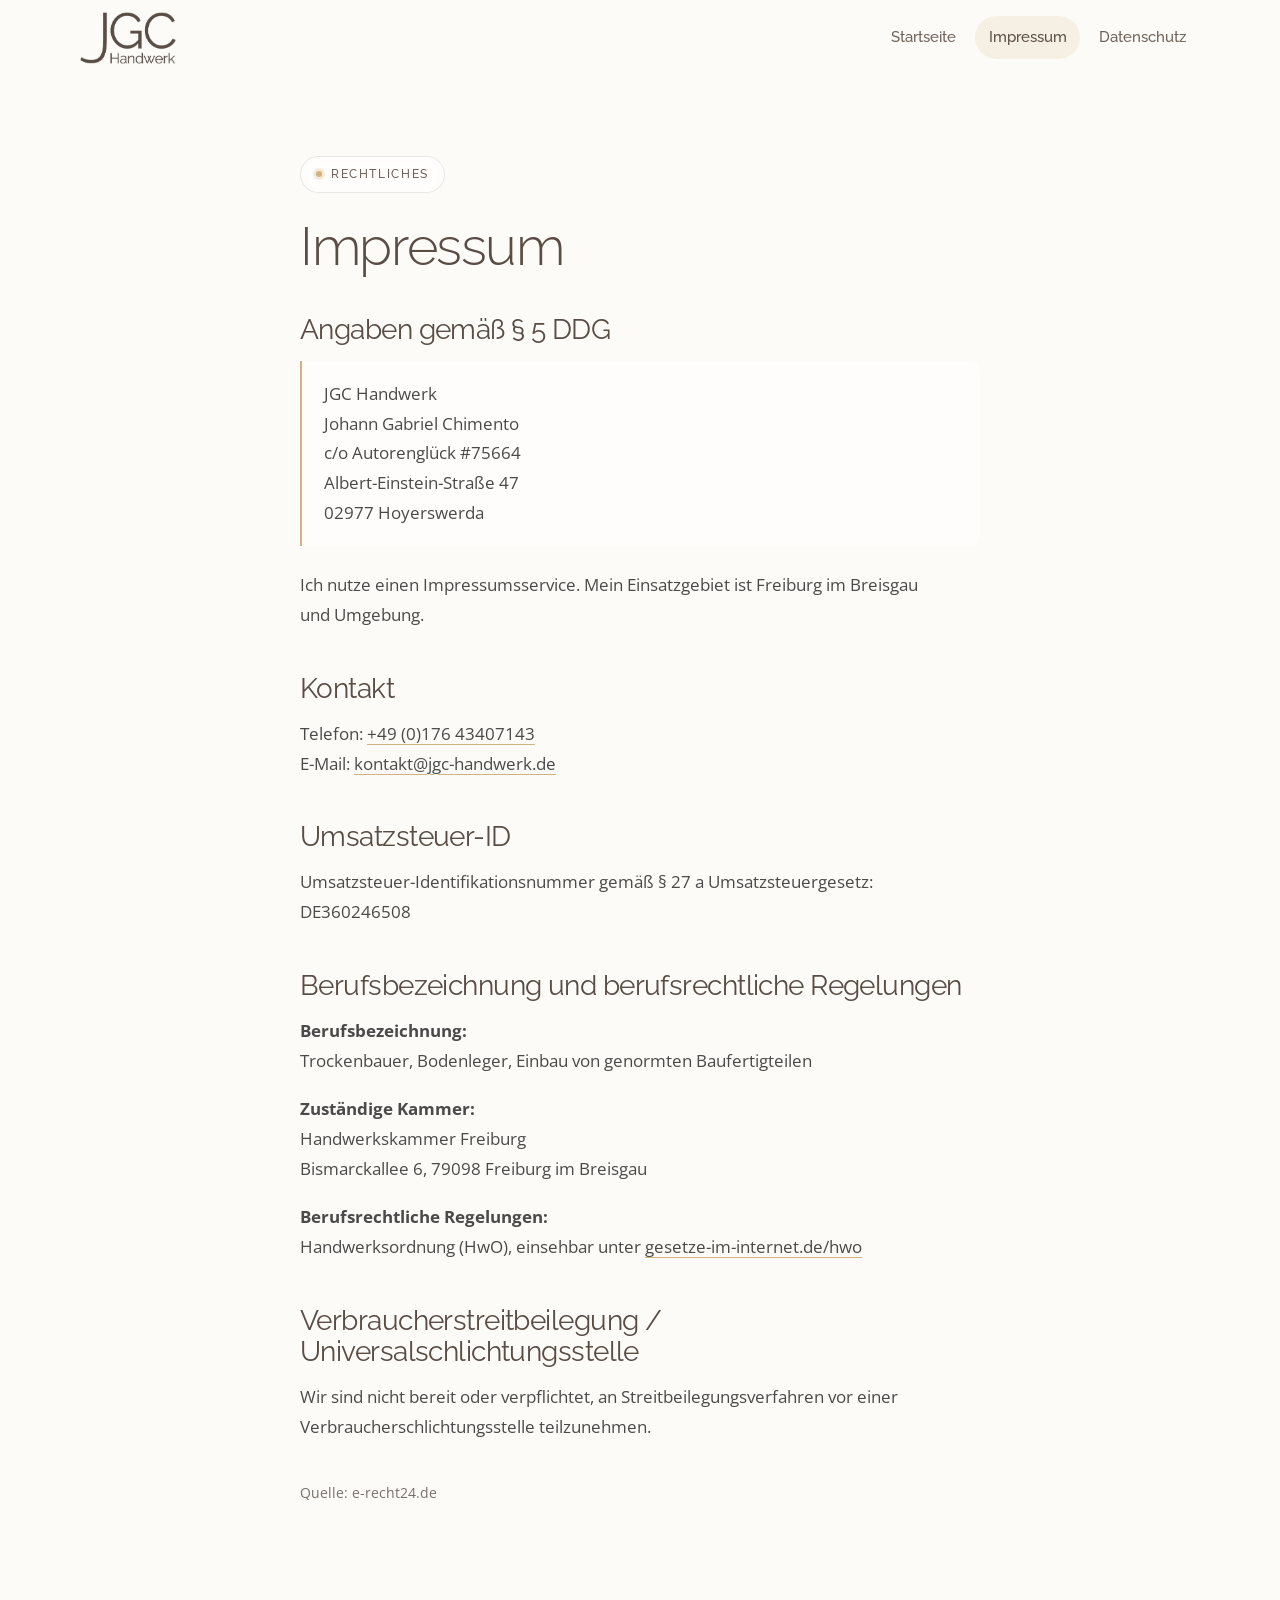
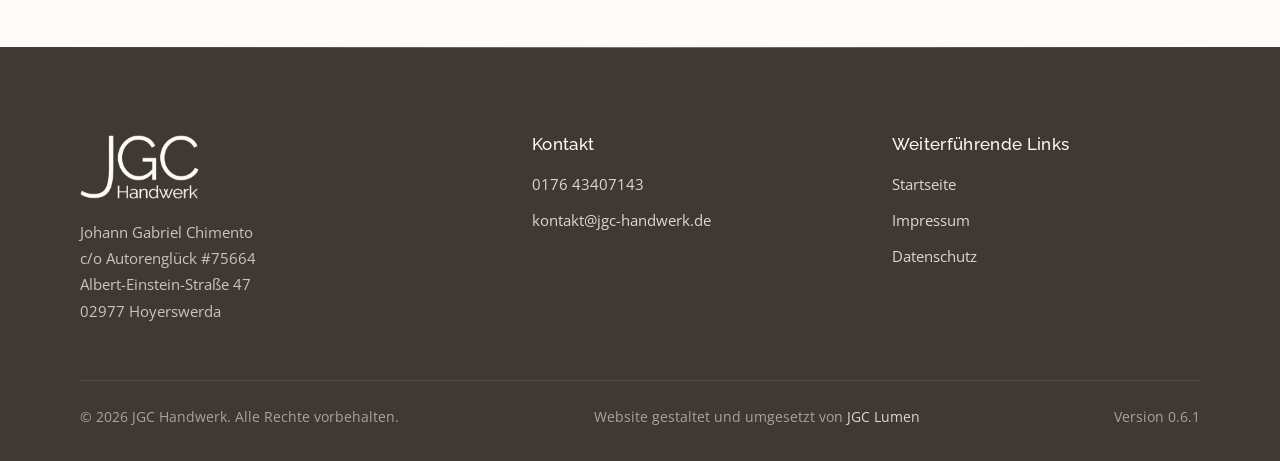
<file: impressum.html>
<!DOCTYPE html>
<html lang="de">
  <head>
    <meta charset="utf-8" />
    <meta name="viewport" content="width=device-width, initial-scale=1" />
    <title>Impressum — JGC Handwerk</title>
    <meta name="description" content="Impressum von JGC Handwerk, Johann Gabriel Chimento — Angaben gemäß § 5 DDG." />
    <meta name="robots" content="noindex, follow" />
    <meta name="theme-color" content="#fdfbf7" />
    <link rel="canonical" href="https://jgc-handwerk.de/impressum.html" />

    <link rel="icon" href="assets/img/favicon-32.png" sizes="32x32" />
    <link rel="apple-touch-icon" href="assets/img/favicon-180.webp" />
    <link rel="preload" as="font" type="font/woff2" href="assets/fonts/raleway-latin.woff2" crossorigin />
    <link rel="preload" as="font" type="font/woff2" href="assets/fonts/open-sans-latin.woff2" crossorigin />
    <script>
      document.documentElement.classList.add("js");
    </script>
    <link rel="stylesheet" href="assets/css/style.css" />
  </head>

  <body>
    <a class="skip-link" href="#main">Zum Inhalt springen</a>

    <header class="header is-stuck" id="header">
      <div class="header__inner">
        <a class="brand" href="index.html" aria-label="JGC Handwerk — zur Startseite">
          <img src="assets/img/logo-schriftzug.webp" alt="" width="289" height="156" />
        </a>

        <nav class="nav" id="nav" aria-label="Hauptnavigation">
          <a class="nav__link" href="index.html">Startseite</a>
          <a class="nav__link is-active" href="impressum.html">Impressum</a>
          <a class="nav__link" href="datenschutz.html">Datenschutz</a>
        </nav>
      </div>
    </header>

    <main class="legal" id="main">
      <div class="shell shell--narrow">
        <p class="eyebrow">Rechtliches</p>
        <h1 class="h-section" style="margin-bottom: 2.5rem">Impressum</h1>

        <div class="legal__body">
          <h2>Angaben gemäß § 5 DDG</h2>
          <address>
            JGC Handwerk<br />
            Johann Gabriel Chimento<br />
            c/o Autorenglück #75664<br />
            Albert-Einstein-Straße 47<br />
            02977 Hoyerswerda
          </address>
          <p>Ich nutze einen Impressumsservice. Mein Einsatzgebiet ist Freiburg im Breisgau und Umgebung.</p>

          <h2>Kontakt</h2>
          <p>
            Telefon: <a href="tel:+4917643407143">+49 (0)176 43407143</a><br />
            E-Mail: <a href="mailto:kontakt@jgc-handwerk.de">kontakt@jgc-handwerk.de</a>
          </p>

          <h2>Umsatzsteuer-ID</h2>
          <p>
            Umsatzsteuer-Identifikationsnummer gemäß § 27 a Umsatzsteuergesetz:<br />
            DE360246508
          </p>

          <h2>Berufsbezeichnung und berufsrechtliche Regelungen</h2>
          <p>
            <strong>Berufsbezeichnung:</strong><br />
            Trockenbauer, Bodenleger, Einbau von genormten Baufertigteilen
          </p>
          <p>
            <strong>Zuständige Kammer:</strong><br />
            Handwerkskammer Freiburg<br />
            Bismarckallee 6, 79098 Freiburg im Breisgau
          </p>
          <p>
            <strong>Berufsrechtliche Regelungen:</strong><br />
            Handwerksordnung (HwO), einsehbar unter
            <a href="https://www.gesetze-im-internet.de/hwo/" target="_blank" rel="noopener noreferrer">gesetze-im-internet.de/hwo</a>
          </p>

          <h2>Verbraucherstreitbeilegung / Universalschlichtungsstelle</h2>
          <p>
            Wir sind nicht bereit oder verpflichtet, an Streitbeilegungsverfahren vor einer Verbraucherschlichtungsstelle
            teilzunehmen.
          </p>

          <p style="margin-top: 2.5rem; font-size: 0.88rem; color: var(--text-weak)">Quelle: e-recht24.de</p>
        </div>
      </div>
    </main>

    <footer class="footer">
      <div class="shell">
        <div class="footer__grid">
          <div class="footer__brand-col">
            <div class="footer__brand">
              <img src="assets/img/logo-schriftzug-hell.webp" alt="JGC Handwerk" width="356" height="192" />
            </div>
            <p>
              Johann Gabriel Chimento<br />
              c/o Autorenglück #75664<br />
              Albert-Einstein-Straße 47<br />
              02977 Hoyerswerda
            </p>
          </div>

          <div>
            <h2>Kontakt</h2>
            <ul class="footer__list">
              <li><a href="tel:+4917643407143">0176 43407143</a></li>
              <li><a href="mailto:kontakt@jgc-handwerk.de">kontakt@jgc-handwerk.de</a></li>
            </ul>
          </div>

          <div>
            <h2>Weiterführende Links</h2>
            <ul class="footer__list">
              <li><a href="index.html">Startseite</a></li>
              <li><a href="impressum.html">Impressum</a></li>
              <li><a href="datenschutz.html">Datenschutz</a></li>
            </ul>
          </div>
        </div>

        <div class="footer__bottom">
          <span>&copy; <span id="jahr">2026</span> JGC Handwerk. Alle Rechte vorbehalten.</span>
          <span>Website gestaltet und umgesetzt von <a href="https://jgc-lumen.de/" target="_blank" rel="noopener">JGC Lumen</a></span>
          <span>Version <span id="version">—</span></span>
        </div>
      </div>
    </footer>

    <script src="assets/js/config.js"></script>
    <script src="assets/js/main.js"></script>
  </body>
</html>
</file>
<file: assets/css/style.css>
/* ============================================================
   JGC Handwerk — Design-System
   Farbwelt der bestehenden Seite (Sand, Holz, Taupe, Sandgold),
   Bewegungs- und Layoutsprache nach dem Vorbild fora.so.
   ============================================================ */

@import url("../fonts/fonts.css");

/* ---------- 1. Tokens ------------------------------------- */

:root {
  /* Marke — ausgelesen aus der bestehenden Seite */
  --taupe-900: #2f2a26;
  --taupe-800: #403833;
  --taupe-700: #594d46; /* Logo-Braun */
  --taupe-600: #6f625a;
  --taupe-500: #8c7f77;

  --gold-600: #8c6d42; /* dunkel genug fuer Text auf hell */
  --gold-500: #b99a66;
  --gold-400: #d1b280; /* Marken-Sandgold */
  --gold-300: #e3cca6;
  --gold-200: #f0e2c9;

  --sand-50: #fdfbf7;
  --sand-100: #f8f3ec;
  --sand-200: #f1e9dd;
  --sand-300: #e6dac8;

  /* Holz der Bretterwand im Hero: Hirnholz und Schraubenkoepfe an den Brettenden */
  --holz-800: #3a2a1c;
  --holz-900: #2a1d12;

  --text: #4a4a4a; /* Fliesstext der bestehenden Seite */
  --text-weak: #77706b;
  --white: #fff;

  /* Rollen */
  --bg: var(--sand-50);
  --bg-alt: var(--sand-100);
  --ink: var(--taupe-700);
  --accent: var(--gold-400);
  --accent-text: var(--gold-600);
  --line: rgba(89, 77, 70, 0.12);
  --line-soft: rgba(89, 77, 70, 0.07);

  /* Glas — der Fora-Kartenlook, auf hellem Grund gedacht */
  --glass-bg: rgba(255, 255, 255, 0.66);
  --glass-border: rgba(255, 255, 255, 0.85);
  --glass-blur: blur(18px) saturate(1.25);

  /* Schatten: eng gestapelt statt einer harten Kante */
  --shadow-sm: 0 1px 2px rgba(89, 77, 70, 0.05), 0 2px 8px -2px rgba(89, 77, 70, 0.06);
  --shadow-md: 0 1px 2px rgba(89, 77, 70, 0.05), 0 12px 28px -8px rgba(89, 77, 70, 0.14);
  --shadow-lg: 0 2px 4px rgba(89, 77, 70, 0.06), 0 28px 60px -18px rgba(89, 77, 70, 0.22);

  /* Radien */
  --r-sm: 10px;
  --r-md: 16px;
  --r-lg: 24px;
  --r-xl: 32px;
  --r-pill: 100px;

  /* Raster */
  --max: 1200px;
  --max-narrow: 760px;
  --gutter: clamp(1.25rem, 4vw, 2.5rem);
  --section-y: clamp(5rem, 11vw, 9rem);

  /* Bewegung */
  --ease: cubic-bezier(0.22, 1, 0.36, 1);
  --ease-inout: cubic-bezier(0.44, 0, 0.56, 1);
  --dur: 0.55s;

  --header-h: 76px;
}

/* ---------- 2. Grundlage ---------------------------------- */

*,
*::before,
*::after {
  box-sizing: border-box;
}

html {
  -webkit-text-size-adjust: 100%;
  scroll-behavior: smooth;
  scroll-padding-top: calc(var(--header-h) + 1rem);
}

body {
  margin: 0;
  background: var(--bg);
  color: var(--text);
  font-family: "Open Sans", system-ui, -apple-system, "Segoe UI", sans-serif;
  font-size: clamp(1rem, 0.96rem + 0.2vw, 1.0625rem);
  line-height: 1.75;
  -webkit-font-smoothing: antialiased;
  text-rendering: optimizeLegibility;
  overflow-x: hidden;
}

img,
svg,
video {
  display: block;
  max-width: 100%;
  height: auto;
}

h1,
h2,
h3,
h4 {
  font-family: Raleway, system-ui, sans-serif;
  color: var(--ink);
  font-weight: 300;
  letter-spacing: -0.02em;
  line-height: 1.1;
  margin: 0;
  text-wrap: balance;
}

p {
  margin: 0 0 1.1em;
  text-wrap: pretty;
}

/* Browser geben <figure> von Haus aus 40px Seitenabstand — das verschiebt
   sonst jede Bildkachel gegenueber dem Textraster. */
figure {
  margin: 0;
}

p:last-child {
  margin-bottom: 0;
}

a {
  color: inherit;
  text-decoration-color: var(--gold-400);
  text-underline-offset: 0.22em;
  text-decoration-thickness: 1px;
  transition: color 0.3s var(--ease-inout), text-decoration-color 0.3s var(--ease-inout);
}

a:hover {
  color: var(--accent-text);
  text-decoration-color: var(--gold-600);
}

:focus-visible {
  outline: 2px solid var(--gold-600);
  outline-offset: 3px;
  border-radius: 4px;
}

::selection {
  background: var(--gold-300);
  color: var(--taupe-900);
}

.skip-link {
  position: absolute;
  left: -9999px;
  top: 0;
  z-index: 999;
  background: var(--taupe-700);
  color: var(--sand-50);
  padding: 0.75rem 1.25rem;
  border-radius: 0 0 var(--r-sm) 0;
}

.skip-link:focus {
  left: 0;
}

.visually-hidden {
  position: absolute;
  width: 1px;
  height: 1px;
  padding: 0;
  margin: -1px;
  overflow: hidden;
  clip: rect(0 0 0 0);
  white-space: nowrap;
  border: 0;
}

/* ---------- 3. Layout-Bausteine --------------------------- */

.shell {
  width: 100%;
  max-width: var(--max);
  margin-inline: auto;
  padding-inline: var(--gutter);
}

.shell--narrow {
  max-width: var(--max-narrow);
}

.section {
  position: relative;
  padding-block: var(--section-y);
}

.section--tint {
  background: var(--bg-alt);
}

/* Weicher Uebergang zwischen zwei Flaechen statt harter Kante */
.section--tint::before,
.section--tint::after {
  content: "";
  position: absolute;
  inset-inline: 0;
  height: 120px;
  pointer-events: none;
}

.section--tint::before {
  top: 0;
  background: linear-gradient(to bottom, var(--sand-50), transparent);
}

.section--tint::after {
  bottom: 0;
  background: linear-gradient(to top, var(--sand-50), transparent);
}

/* ---------- 4. Typo-Muster (Fora-Rhythmus) ---------------- */

/* Kapsel-Etikett ueber jeder Ueberschrift */
.eyebrow {
  display: inline-flex;
  align-items: center;
  gap: 0.55rem;
  padding: 0.4rem 0.95rem;
  border: 1px solid var(--line);
  border-radius: var(--r-pill);
  background: rgba(255, 255, 255, 0.6);
  backdrop-filter: blur(8px);
  font-family: Raleway, sans-serif;
  font-size: 0.78rem;
  font-weight: 500;
  letter-spacing: 0.13em;
  text-transform: uppercase;
  color: var(--taupe-600);
  margin-bottom: 1.5rem;
}

.eyebrow::before {
  content: "";
  width: 6px;
  height: 6px;
  border-radius: 50%;
  background: var(--gold-400);
  box-shadow: 0 0 0 3px rgba(209, 178, 128, 0.25);
}

.h-display {
  font-size: clamp(2.35rem, 1.3rem + 4.4vw, 4.6rem);
  font-weight: 200;
  letter-spacing: -0.032em;
  line-height: 1.04;
}

.h-section {
  font-size: clamp(1.95rem, 1.2rem + 3.1vw, 3.4rem);
  font-weight: 300;
  letter-spacing: -0.025em;
  line-height: 1.08;
}

.h-card {
  font-size: clamp(1.15rem, 1.05rem + 0.5vw, 1.45rem);
  font-weight: 500;
  letter-spacing: -0.01em;
  line-height: 1.25;
}

.lead {
  font-size: clamp(1.05rem, 1rem + 0.35vw, 1.25rem);
  line-height: 1.7;
  color: var(--text);
  max-width: 62ch;
}

.section-head {
  max-width: 68ch;
  margin-bottom: clamp(2.5rem, 5vw, 4rem);
}

.section-head .lead {
  margin-top: 1.5rem;
}

.text-accent {
  color: var(--accent-text);
}

/* ---------- 5. Knoepfe ------------------------------------ */

.btn {
  --btn-bg: var(--taupe-700);
  --btn-fg: var(--sand-50);
  position: relative;
  display: inline-flex;
  align-items: center;
  justify-content: center;
  gap: 0.6rem;
  padding: 0.95rem 1.75rem;
  border: 1px solid transparent;
  border-radius: var(--r-pill);
  background: var(--btn-bg);
  color: var(--btn-fg);
  font-family: Raleway, sans-serif;
  font-size: 0.98rem;
  font-weight: 500;
  letter-spacing: 0.01em;
  text-decoration: none;
  cursor: pointer;
  overflow: hidden;
  isolation: isolate;
  transition: transform 0.35s var(--ease), box-shadow 0.35s var(--ease), background 0.35s var(--ease-inout),
    color 0.35s var(--ease-inout), border-color 0.35s var(--ease-inout);
  box-shadow: var(--shadow-sm);
}

/* Lichtwischer beim Ueberfahren — das Fora-Detail */
.btn::after {
  content: "";
  position: absolute;
  inset: 0;
  z-index: -1;
  background: linear-gradient(115deg, transparent 30%, rgba(255, 255, 255, 0.28) 50%, transparent 70%);
  transform: translateX(-120%);
  transition: transform 0.75s var(--ease);
}

.btn:hover {
  transform: translateY(-2px);
  box-shadow: var(--shadow-md);
  color: var(--btn-fg);
}

.btn:hover::after {
  transform: translateX(120%);
}

.btn:active {
  transform: translateY(0);
}

.btn--ghost {
  --btn-bg: rgba(255, 255, 255, 0.7);
  --btn-fg: var(--taupe-700);
  border-color: var(--line);
  backdrop-filter: blur(10px);
}

.btn--ghost:hover {
  --btn-bg: var(--white);
  border-color: var(--gold-400);
}

.btn--gold {
  --btn-bg: var(--gold-400);
  --btn-fg: var(--taupe-900);
}

.btn--lg {
  padding: 1.1rem 2.1rem;
  font-size: 1.05rem;
}

.btn__icon {
  width: 1.05em;
  height: 1.05em;
  flex: none;
  transition: transform 0.35s var(--ease);
}

.btn:hover .btn__icon {
  transform: translateX(3px);
}

/* ---------- 6. Karten mit Maus-Lichtfleck ----------------- */

.card {
  position: relative;
  border: 1px solid var(--line-soft);
  border-radius: var(--r-lg);
  background: var(--glass-bg);
  backdrop-filter: var(--glass-blur);
  -webkit-backdrop-filter: var(--glass-blur);
  box-shadow: var(--shadow-sm);
  overflow: hidden;
  isolation: isolate;
  transition: transform 0.5s var(--ease), box-shadow 0.5s var(--ease), border-color 0.5s var(--ease);
}

/* Der Lichtfleck folgt dem Zeiger (--mx/--my setzt main.js) */
.card::before {
  content: "";
  position: absolute;
  inset: 0;
  z-index: -1;
  background: radial-gradient(360px circle at var(--mx, 50%) var(--my, 0%), rgba(209, 178, 128, 0.3), transparent 68%);
  opacity: 0;
  transition: opacity 0.45s var(--ease-inout);
  pointer-events: none;
}

.card:hover {
  transform: translateY(-4px);
  box-shadow: var(--shadow-md);
  border-color: rgba(209, 178, 128, 0.45);
}

.card:hover::before {
  opacity: 1;
}

.card__body {
  padding: clamp(1.5rem, 3vw, 2rem);
}

/* ---------- 7. Kopfzeile ---------------------------------- */

/* Lesefaden: duenne Goldlinie am oberen Rand, waechst mit dem Scrollweg.
   Die Breite setzt main.js als Inline-Transform — hier darf darum keine
   transition auf transform stehen, sonst zieht die Linie nach. */
.scrollspur {
  position: fixed;
  inset: 0 0 auto;
  z-index: 130;
  height: 2px;
  pointer-events: none;
}

#scrollspurBalken {
  display: block;
  height: 100%;
  width: 100%;
  transform-origin: 0 50%;
  transform: scaleX(0);
  background: linear-gradient(to right, var(--gold-600), var(--gold-400) 60%, var(--gold-300));
  will-change: transform;
}

.header {
  position: fixed;
  inset: 0 0 auto;
  z-index: 100;
  height: var(--header-h);
  display: flex;
  align-items: center;
  transition: background 0.4s var(--ease-inout), box-shadow 0.4s var(--ease-inout),
    border-color 0.4s var(--ease-inout), backdrop-filter 0.4s;
  border-bottom: 1px solid transparent;
}

.header.is-stuck {
  background: rgba(253, 251, 247, 0.82);
  backdrop-filter: blur(16px) saturate(1.3);
  -webkit-backdrop-filter: blur(16px) saturate(1.3);
  border-bottom-color: var(--line-soft);
  box-shadow: 0 1px 24px rgba(89, 77, 70, 0.06);
}

.header__inner {
  width: 100%;
  max-width: var(--max);
  margin-inline: auto;
  padding-inline: var(--gutter);
  display: flex;
  align-items: center;
  gap: 1.5rem;
}

.brand {
  display: inline-flex;
  align-items: center;
  text-decoration: none;
  flex: none;
}

/* Schriftzug wie auf der alten Seite; waechst mit der Hoehe der Kopfzeile mit */
.brand img {
  display: block;
  height: calc(var(--header-h) - 24px);
  width: auto;
}

.nav {
  margin-left: auto;
  display: flex;
  align-items: center;
  gap: 0.35rem;
}

.nav__link {
  position: relative;
  padding: 0.5rem 0.85rem;
  border-radius: var(--r-pill);
  font-family: Raleway, sans-serif;
  font-size: 0.95rem;
  font-weight: 500;
  color: var(--taupe-600);
  text-decoration: none;
  transition: color 0.3s var(--ease-inout), background 0.3s var(--ease-inout);
}

.nav__link:hover,
.nav__link.is-active {
  color: var(--ink);
  background: rgba(209, 178, 128, 0.16);
}

.header__cta {
  margin-left: 0.75rem;
  padding: 0.7rem 1.3rem;
  font-size: 0.92rem;
}

.nav-toggle {
  display: none;
  margin-left: auto;
  width: 44px;
  height: 44px;
  padding: 0;
  border: 1px solid var(--line);
  border-radius: 50%;
  background: rgba(255, 255, 255, 0.75);
  backdrop-filter: blur(10px);
  cursor: pointer;
  /* Die drei Striche muessen uebereinander liegen, nicht nebeneinander */
  flex-direction: column;
  align-items: center;
  justify-content: center;
}

.nav-toggle span {
  display: block;
  width: 17px;
  height: 1.5px;
  background: var(--ink);
  border-radius: 2px;
  transition: transform 0.4s var(--ease), opacity 0.25s;
}

.nav-toggle span + span {
  margin-top: 4.5px;
}

.nav-toggle[aria-expanded="true"] span:nth-child(1) {
  transform: translateY(6px) rotate(45deg);
}

.nav-toggle[aria-expanded="true"] span:nth-child(2) {
  opacity: 0;
}

.nav-toggle[aria-expanded="true"] span:nth-child(3) {
  transform: translateY(-6px) rotate(-45deg);
}

/* ---------- 8. Hero: Bretterwand -------------------------- */

/* Das Holzfoto wird zur Wand aus acht Brettern; die Teilung folgt den
   echten Fugen im Foto. Beim Scrollen bleibt die Buehne stehen, die
   Bretter gleiten weg und geben den Inhalt frei.

   Zwei Betriebsarten:
   - Ruhe (ohne JavaScript, ruhige Darstellung): die Wand ist ein Band
     oben, der Inhalt steht sichtbar darunter.
   - Bewegt (.js.bewegt am <html>): die Wand bedeckt die ganze Buehne,
     main.js (Baustein Bretterwand) steuert das Oeffnen ueber GSAP.

   WICHTIG: keine CSS-Transition auf transform von .hero__brett,
   .hero__logo und .hero__buehne — GSAP setzt dort Inline-Transforms,
   eine Transition laesst sie sichtbar nachziehen (Stolperfalle aus
   CLAUDE.md). */

.hero {
  position: relative;
  background: var(--sand-50);
}

/* Auf Holz braucht die Kopfzeile von Anfang an ihren hellen Glasgrund */
.bewegt .header:not(.is-stuck) {
  background: rgba(253, 251, 247, 0.8);
  backdrop-filter: blur(14px) saturate(1.2);
  -webkit-backdrop-filter: blur(14px) saturate(1.2);
}

/* Masse der Wand. --wand-b/--wand-h sind Breite und Hoehe der Wand; der
   Baustein Bretterwand traegt die gemessenen Pixelwerte ein, die Angaben
   hier sind der Rueckfall. --bgw/--bgh ist die Groesse, in der das Foto die
   Wand ganz bedeckt (Seitenverhaeltnis 1,4985) — etwas breiter als noetig,
   weil die Bretter seitlich ueberstehen. --logo ist der Durchmesser des
   Logos vor der Wand. */
.hero__buehne {
  --wand-b: 100vw;
  --wand-h: clamp(260px, 42svh, 440px);
  --ueber: 0.04; /* seitlicher Ueberstand der Bretter, als Anteil der Wandbreite */
  --bgw: max(calc(var(--wand-b) * (1 + 2 * var(--ueber))), calc(var(--wand-h) * 1.4985));
  --bgh: calc(var(--bgw) / 1.4985);
  --logo: clamp(150px, min(24vw, 30svh), 210px);
  --mx: 0;
  --my: 0;
  --p: 0;
  position: relative;
  isolation: isolate;
  overflow: hidden;
  /* Ruhe-Layout: die Wand steht im Quelltext hinter dem Inhalt (sie liegt in
     der bewegten Fassung darueber), gehoert optisch aber nach oben */
  display: flex;
  flex-direction: column;
  --oben: var(--header-h); /* Abstand der Wand zum oberen Rand der Buehne */
  padding-top: var(--oben);
}

.hero__buehne > .hero__wand {
  order: -1;
}

/* Bewegt: die Buehne fuellt den kleinen Bildschirm (svh), die Wand reicht bis
   zur grossen Bildschirmhoehe (lvh). Am Handy verschwindet beim Scrollen die
   Adressleiste; die angeheftete Buehne waechst dann nicht mit, und ohne den
   Ueberstand der Wand bliebe unten ein heller Streifen. Seitlich schneidet die
   Buehne weiter ab (clip), nach unten darf die Wand ueberstehen. Browser ohne
   "clip" (Safari vor 16) verwerfen die Angabe und behalten "hidden" von oben. */
.js.bewegt .hero__buehne {
  --oben: 0px;
  --wand-h: max(100lvh, 600px);
  --logo: clamp(200px, min(26vw, 38svh), 340px);
  min-height: max(100svh, 600px);
  display: grid;
  align-items: center;
  overflow: clip visible;
}

/* Warmer Schein hinter dem Inhalt, damit die geoeffnete Buehne nicht leer wirkt */
.hero__licht {
  position: absolute;
  inset: 0;
  z-index: -1;
  background:
    radial-gradient(60% 46% at 50% 0%, rgba(255, 255, 255, 0.95), transparent 70%),
    radial-gradient(48% 40% at 12% 22%, rgba(240, 226, 201, 0.9), transparent 66%),
    radial-gradient(52% 44% at 90% 28%, rgba(209, 178, 128, 0.5), transparent 68%),
    radial-gradient(120% 60% at 50% 100%, rgba(209, 178, 128, 0.42), transparent 76%);
  pointer-events: none;
}

/* Bewegt: der Schein reicht wie die Wand bis zur grossen Bildschirmhoehe und
   laeuft unten weich in den naechsten Abschnitt aus — sonst stuende nach dem
   Loesen der Anheftung eine harte Kante am Ende der Buehne. */
.js.bewegt .hero__licht {
  bottom: auto;
  height: calc(var(--wand-h) + 28vh);
  -webkit-mask-image: linear-gradient(to bottom, #000 calc(100% - 38vh), transparent);
  mask-image: linear-gradient(to bottom, #000 calc(100% - 38vh), transparent);
}

/* ---------- Inhalt hinter der Wand ------------------------- */

.hero__inhalt {
  position: relative;
  z-index: 1;
  display: flex;
  flex-direction: column;
  align-items: center;
  text-align: center;
  padding-block: clamp(2.5rem, 6vw, 4rem);
}

.js.bewegt .hero__inhalt {
  padding-block: calc(var(--header-h) + 1.25rem) clamp(1.5rem, 4svh, 3rem);
}

/* Landeplatz des Logos. Im Ruhe-Layout bleibt das Logo auf dem Band. */
.hero__logoplatz {
  display: none;
  width: clamp(84px, min(9vw, 13svh), 120px);
  aspect-ratio: 1;
  margin-bottom: clamp(1rem, 2.4svh, 1.6rem);
}

.js.bewegt .hero__logoplatz {
  display: block;
}

/* Im Ruhe-Layout steht der Leitsatz schon auf dem Band */
.hero__etikett {
  display: none;
}

.js.bewegt .hero__etikett {
  display: inline-flex;
  margin-bottom: clamp(0.9rem, 2.2svh, 1.3rem);
}

.hero__titel {
  max-width: 16.5em;
  font-size: clamp(2.05rem, min(1rem + 3.2vw, 7.4svh), 3.9rem);
}

.hero__lead {
  margin-top: clamp(1rem, 2.4svh, 1.5rem);
  max-width: 58ch;
}

.hero__aktionen {
  margin-top: clamp(1.25rem, 3.2svh, 2.1rem);
  display: flex;
  flex-wrap: wrap;
  gap: 0.85rem;
  justify-content: center;
}

/* Vertrauensleiste unter dem Hero */
.trustbar {
  margin-top: clamp(2rem, 4.5vw, 3.25rem);
  padding-top: clamp(1.25rem, 2.5vw, 1.75rem);
  border-top: 1px solid var(--line-soft);
  display: flex;
  flex-wrap: wrap;
  justify-content: center;
  gap: 0.75rem clamp(1.5rem, 4vw, 3rem);
}

.trustbar__item {
  display: inline-flex;
  align-items: center;
  gap: 0.5rem;
  font-family: Raleway, sans-serif;
  font-size: 0.88rem;
  font-weight: 500;
  letter-spacing: 0.04em;
  color: var(--taupe-600);
}

.trustbar__item svg {
  width: 1.05em;
  height: 1.05em;
  color: var(--gold-500);
  flex: none;
}

.hero__trust {
  margin-top: clamp(1.4rem, 3.6svh, 2.75rem);
  padding-top: clamp(1rem, 2.4svh, 1.6rem);
}

/* Startwerte der Freigabe. Gelten nur in der bewegten Betriebsart; faellt
   das Skript aus, nimmt es .bewegt wieder weg und alles steht sichtbar da. */
.js.bewegt .hero__inhalt [data-freigabe] {
  opacity: 0;
}

/* Hinter der geschlossenen Wand nimmt der unsichtbare Inhalt keine Klicks an
   (die Bretter selbst lassen Klicks durch). main.js setzt .ist-offen, sobald
   die Bretter weit genug weg sind. */
.js.bewegt .hero__buehne:not(.ist-offen) .hero__inhalt {
  pointer-events: none;
}

/* ---------- Wand und Bretter ------------------------------- */

.hero__wand {
  position: relative;
  height: var(--wand-h);
  overflow: hidden;
}

.js.bewegt .hero__wand {
  position: absolute;
  inset: 0 0 auto;
  z-index: 2;
  height: max(100%, 100lvh);
  overflow: visible;
  pointer-events: none;
}

/* Aeussere Huelle: hier greifen GSAP (transform) und der Zeiger (translate).
   Der Zeiger-Anteil laeuft mit dem Oeffnen (--p) gegen null. */
.hero__brett {
  position: absolute;
  left: calc(var(--ueber) * -100%);
  width: calc(100% + var(--ueber) * 200%);
  top: calc(var(--von) * var(--bgh) - (var(--bgh) - var(--wand-h)) / 2);
  height: calc((var(--bis) - var(--von)) * var(--bgh) + 0.6px);
  translate: calc(var(--mx) * var(--tiefe, 0) * (1 - var(--p)) * 1px) 0;
  will-change: transform;
}

/* Innere Flaeche: traegt das Foto und den Auftritt beim Laden */
.hero__holz {
  position: absolute;
  inset: 0;
  background-image: url("../img/holz.webp");
  background-repeat: no-repeat;
  background-size: var(--bgw) var(--bgh);
  background-position: calc((var(--wand-b) - var(--bgw)) / 2 + var(--wand-b) * var(--ueber)) calc(var(--von) * var(--bgh) * -1);
  box-shadow:
    inset 0 1px 0 rgba(255, 255, 255, 0.3),
    inset 0 -2px 5px rgba(36, 24, 14, 0.5),
    0 4px 14px rgba(36, 24, 14, 0.38);
}

/* Hirnholz und Schrauben an beiden Brettenden — sichtbar, sobald ein Brett
   beim Weggleiten mit seinem Ende durchs Bild faehrt */
.hero__holz::before,
.hero__holz::after {
  content: "";
  position: absolute;
  top: 0;
  bottom: 0;
  width: 58px;
  background:
    radial-gradient(circle at 50% 50%, rgba(255, 255, 255, 0.5) 0 1.2px, transparent 1.6px) 30px 26% / 12px 12px no-repeat,
    radial-gradient(circle at 50% 50%, rgba(255, 255, 255, 0.5) 0 1.2px, transparent 1.6px) 30px 74% / 12px 12px no-repeat,
    radial-gradient(circle at 50% 50%, var(--holz-900) 0 4.4px, transparent 5px) 30px 26% / 12px 12px no-repeat,
    radial-gradient(circle at 50% 50%, var(--holz-900) 0 4.4px, transparent 5px) 30px 74% / 12px 12px no-repeat;
}

.hero__holz::before {
  left: 0;
  border-left: 7px solid var(--holz-800);
}

.hero__holz::after {
  right: 0;
  transform: scaleX(-1);
  border-left: 7px solid var(--holz-800);
}

/* ---------- Logo, Leitsatz, Hinweis ------------------------ */

.hero__logo {
  --hoehe: 1; /* 1 = schwebt vor der Wand, 0 = liegt am Platz; setzt GSAP */
  position: absolute;
  z-index: 3;
  left: 50%;
  top: calc(var(--oben) + var(--wand-h) * 0.44);
  width: var(--logo);
  aspect-ratio: 1;
  margin: calc(var(--logo) / -2) 0 0 calc(var(--logo) / -2);
  translate: calc(var(--mx) * -16px * (1 - var(--p))) calc(var(--my) * -9px * (1 - var(--p)));
  will-change: transform;
}

/* Die Buchstaben der Bilddatei sind durchsichtig. Dahinter liegt eine halb
   deckende helle Ebene, leicht weichgezeichnet: die Schrift wird lesbar, das
   Holz schimmert noch durch. Sie reicht bis 98 % des Durchmessers, weil die
   Buchstaben bis 97,4 % an den Rand gehen; der Rest liegt unter der deckenden
   Scheibe. Der Schlagschatten sitzt hier als box-shadow statt als filter am
   Bild — ein Bildschatten schiene durch die Buchstaben und machte sie trueb,
   ein box-shadow wird nur ausserhalb der Ebene gemalt. */
.hero__logo::before {
  content: "";
  position: absolute;
  inset: 1%;
  border-radius: 50%;
  background: rgba(253, 251, 247, 0.5);
  -webkit-backdrop-filter: blur(4px);
  backdrop-filter: blur(4px);
  box-shadow: 0 calc(5px + var(--hoehe) * 21px) calc(12px + var(--hoehe) * 28px) rgba(36, 24, 14, calc(0.22 + var(--hoehe) * 0.24));
}

.hero__logo img {
  position: relative;
  width: 100%;
  height: 100%;
}

.hero__leitsatz {
  position: absolute;
  z-index: 3;
  left: 0;
  right: 0;
  top: calc(var(--oben) + var(--wand-h) * 0.44 + var(--logo) / 2 + 0.6rem);
  margin: 0;
  padding-inline: var(--gutter);
  text-align: center;
  font-family: Raleway, sans-serif;
  font-weight: 400;
  font-size: clamp(1.05rem, 0.8rem + 1.2vw, 1.5rem);
  letter-spacing: 0.02em;
  color: var(--taupe-900);
  translate: calc(var(--mx) * -8px * (1 - var(--p))) 0;
}

.js.bewegt .hero__leitsatz {
  top: calc(var(--wand-h) * 0.44 + var(--logo) / 2 + clamp(1rem, 3svh, 2rem));
  font-size: clamp(1.25rem, 0.9rem + 1.6vw, 2.1rem);
}

/* Dezent hellere Ebene hinter dem Leitsatz: halb deckend und dahinter leicht
   weichgezeichnet, damit die Maserung die Buchstaben nicht zerschneidet */
.hero__leitsatz span {
  display: inline-block;
  padding: 0.28em 0.95em 0.36em;
  border-radius: var(--r-pill);
  background: rgba(253, 251, 247, 0.5);
  -webkit-backdrop-filter: blur(6px);
  backdrop-filter: blur(6px);
  box-shadow: inset 0 0 0 1px rgba(255, 255, 255, 0.3);
}

.hero__hinweis {
  display: none;
}

.js.bewegt .hero__hinweis {
  position: absolute;
  z-index: 3;
  left: 0;
  right: 0;
  bottom: clamp(1rem, 3.4svh, 2.2rem);
  display: flex;
  flex-direction: column;
  align-items: center;
  gap: 0.55rem;
  font-family: Raleway, sans-serif;
  font-size: 0.72rem;
  font-weight: 600;
  letter-spacing: 0.2em;
  text-transform: uppercase;
  color: var(--sand-50);
}

/* Dunkle, halb deckende Ebene hinter dem Wort — auf hellem wie dunklem Holz
   lesbar. Rechts weniger Innenabstand: der Buchstabenabstand haengt hinter
   dem letzten Buchstaben noch einmal an. */
.hero__hinweis-wort {
  padding: 0.5em 0.85em 0.5em 1.05em;
  border-radius: var(--r-pill);
  background: rgba(36, 24, 14, 0.42);
  -webkit-backdrop-filter: blur(5px);
  backdrop-filter: blur(5px);
}

.hero__hinweis-linie {
  position: relative;
  width: 1px;
  height: 42px;
  overflow: hidden;
  background: rgba(253, 251, 247, 0.4);
}

/* Ein Lichtpunkt laeuft die Linie hinab */
.hero__hinweis-linie::after {
  content: "";
  position: absolute;
  inset: 0 0 auto;
  height: 16px;
  background: var(--sand-50);
  animation: hinweis-lauf 2.3s var(--ease-inout) infinite;
}

@keyframes hinweis-lauf {
  0% {
    transform: translateY(-18px);
  }
  100% {
    transform: translateY(46px);
  }
}

/* ---------- 8b. Hero-Auftritt ------------------------------ */

/* Die Bretter fahren abwechselnd von links und rechts herein. Der Auftritt
   sitzt auf der inneren Flaeche — die Huelle gehoert GSAP.
   Fuellmodus bewusst "backwards" statt "both": eine Animation, die nach dem
   Ende weiter fuellt, schlaegt Inline-Styles — GSAP koennte Leitsatz und
   Hinweis dann nicht mehr ausblenden. */
.js.bewegt .hero__holz {
  animation: brett-einfahren 1.2s var(--ease) backwards;
  animation-delay: calc(0.05s + var(--n) * 0.075s);
}

@keyframes brett-einfahren {
  from {
    transform: translate3d(calc(var(--seite) * 104%), 0, 0);
  }
}

.js.bewegt .hero__logo img,
.js.bewegt .hero__logo::before {
  animation: logo-auf 1.15s var(--ease) 0.85s backwards;
}

@keyframes logo-auf {
  from {
    opacity: 0;
    scale: 0.8;
  }
}

/* Leitsatz und Hinweis blenden an den Kindern ein, nicht am Rahmen: ein
   Rahmen mit Deckkraft unter 1 schneidet die Weichzeichnung der hellen und
   dunklen Ebene ab, sie spraenge dann am Ende des Auftritts sichtbar um. */
.js.bewegt .hero__leitsatz span,
.js.bewegt .hero__hinweis > span {
  animation: wandtext-zeigen 0.9s var(--ease-inout) 1.5s backwards;
}

.js.bewegt .hero__hinweis > span {
  animation-delay: 2s;
}

@keyframes wandtext-zeigen {
  from {
    opacity: 0;
    transform: translate3d(0, 14px, 0);
  }
}

/* ---------- 9. Leistungen (Reiter wie bei Fora) ----------- */

.tabs {
  display: grid;
  grid-template-columns: minmax(0, 0.85fr) minmax(0, 1.15fr);
  gap: clamp(1.75rem, 4vw, 3.5rem);
  align-items: start;
}

.tabs__list {
  display: flex;
  flex-direction: column;
  gap: 0.4rem;
  position: sticky;
  top: calc(var(--header-h) + 2rem);
}

.tab {
  position: relative;
  display: flex;
  align-items: flex-start;
  gap: 1rem;
  width: 100%;
  padding: 1.15rem 1.35rem;
  border: 1px solid transparent;
  border-radius: var(--r-md);
  background: transparent;
  font: inherit;
  color: var(--taupe-600);
  text-align: left;
  cursor: pointer;
  transition: background 0.4s var(--ease-inout), border-color 0.4s var(--ease-inout), color 0.4s var(--ease-inout),
    transform 0.4s var(--ease);
}

.tab:hover {
  background: rgba(255, 255, 255, 0.6);
  color: var(--ink);
}

.tab[aria-selected="true"] {
  background: var(--glass-bg);
  backdrop-filter: var(--glass-blur);
  -webkit-backdrop-filter: var(--glass-blur);
  border-color: rgba(209, 178, 128, 0.4);
  color: var(--ink);
  box-shadow: var(--shadow-sm);
}

.tab__num {
  font-family: Raleway, sans-serif;
  font-size: 0.78rem;
  font-weight: 500;
  letter-spacing: 0.08em;
  color: var(--gold-500);
  padding-top: 0.28em;
  flex: none;
  transition: color 0.4s var(--ease-inout);
}

.tab[aria-selected="true"] .tab__num {
  color: var(--gold-600);
}

.tab__title {
  font-family: Raleway, sans-serif;
  font-size: 1.08rem;
  font-weight: 500;
  letter-spacing: -0.01em;
  line-height: 1.35;
  display: block;
}

.tab__hint {
  display: block;
  font-size: 0.88rem;
  line-height: 1.6;
  color: var(--text-weak);
  margin-top: 0.2rem;
}

.tabs__panels {
  position: relative;
  border-radius: var(--r-xl);
  overflow: hidden;
  border: 1px solid var(--line-soft);
  box-shadow: var(--shadow-lg);
  background: var(--sand-200);
}

.panel {
  position: absolute;
  inset: 0;
  opacity: 0;
  visibility: hidden;
  transform: scale(1.03);
  transition: opacity 0.6s var(--ease-inout), transform 0.8s var(--ease), visibility 0.6s;
}

.panel.is-active {
  position: relative;
  opacity: 1;
  visibility: visible;
  transform: scale(1);
}

.panel__media {
  position: relative;
  aspect-ratio: 4 / 3;
  overflow: hidden;
}

.panel__media img {
  width: 100%;
  height: 100%;
  object-fit: cover;
}

.panel__media::after {
  content: "";
  position: absolute;
  inset: 0;
  background: linear-gradient(to top, rgba(47, 42, 38, 0.88) 0%, rgba(47, 42, 38, 0.35) 42%, transparent 68%);
}

.panel__caption {
  position: absolute;
  inset: auto 0 0;
  z-index: 2;
  padding: clamp(1.5rem, 3.5vw, 2.5rem);
  color: var(--sand-50);
}

.panel__caption h3 {
  color: var(--white);
  font-size: clamp(1.35rem, 1.1rem + 1vw, 1.9rem);
  font-weight: 400;
}

.panel__caption p {
  margin-top: 0.6rem;
  max-width: 46ch;
  color: rgba(253, 251, 247, 0.86);
  font-size: 0.98rem;
  line-height: 1.65;
}

/* Beim Reiterwechsel setzt sich das Bild langsam zurecht und die
   Beschriftung steigt nach — beides nur solange das Panel aktiv ist. */
.panel.is-active .panel__media img {
  animation: panel-ruhe 7s var(--ease-inout) both;
}

@keyframes panel-ruhe {
  from {
    transform: scale(1.07);
  }
  to {
    transform: scale(1);
  }
}

.panel.is-active .panel__caption {
  animation: caption-steigen 0.8s var(--ease) 0.15s backwards;
}

@keyframes caption-steigen {
  from {
    opacity: 0;
    transform: translate3d(0, 16px, 0);
  }
}

/* Schmale Bildschirme: Liste statt Reiter. main.js setzt .tabs--liste, sobald
   die Reiter einspaltig stehen, und baut jeder Leistung einen Kopf aus ihrem
   Reiter. Dann steht jede Leistung als Karte da: Nummer, Titel, Kurztext und
   darunter ihr Bild. Ohne JavaScript bleibt es bei Reiterleiste und erstem Bild. */
.panel__kopf {
  display: none;
}

.tabs--liste .tabs__list {
  display: none;
}

.tabs--liste .tabs__panels {
  display: flex;
  flex-direction: column;
  gap: 1rem;
  overflow: visible;
  border: 0;
  border-radius: 0;
  box-shadow: none;
  background: none;
}

.tabs--liste .panel {
  position: relative;
  inset: auto;
  opacity: 1;
  visibility: visible;
  transform: none;
  padding: 0.75rem;
  border: 1px solid rgba(209, 178, 128, 0.4);
  border-radius: var(--r-lg);
  background: var(--glass-bg);
  box-shadow: var(--shadow-sm);
}

.tabs--liste .panel__kopf {
  display: flex;
  align-items: flex-start;
  gap: 1rem;
  padding: 0.6rem 0.6rem 1rem;
  color: var(--ink);
}

.tabs--liste .panel__kopf .tab__num {
  color: var(--gold-600);
}

.tabs--liste .panel__media {
  border-radius: var(--r-md);
}

/* Schmal bricht die Bildunterschrift in mehr Zeilen um und reicht hoeher ins
   Bild — der dunkle Verlauf muss darum weiter hinauf und kraeftiger sein */
.tabs--liste .panel__media::after {
  background: linear-gradient(to top, rgba(47, 42, 38, 0.92) 0%, rgba(47, 42, 38, 0.74) 48%, rgba(47, 42, 38, 0.2) 80%, transparent 94%);
}

/* Der Titel steht schon im Kopf der Karte; fuer Vorleseprogramme bleibt er
   in der Bildunterschrift erhalten, nur unsichtbar */
.tabs--liste .panel__caption h3 {
  position: absolute;
  width: 1px;
  height: 1px;
  overflow: hidden;
  clip: rect(0 0 0 0);
  white-space: nowrap;
}

.tabs--liste .panel__caption p {
  margin-top: 0;
}

/* In der Liste sind alle Bilder zugleich zu sehen — kein Auftritt je Wechsel */
.tabs--liste .panel .panel__media img,
.tabs--liste .panel .panel__caption {
  animation: none;
}

/* Auf Tablets wird das Bild sonst sehr hoch */
@media (min-width: 600px) {
  .tabs--liste .panel__media {
    aspect-ratio: 16 / 9;
  }
}

.area-note {
  margin-top: clamp(2rem, 4vw, 3rem);
  display: flex;
  align-items: flex-start;
  gap: 0.85rem;
  padding: 1.15rem 1.4rem;
  border: 1px solid var(--line-soft);
  border-radius: var(--r-md);
  background: rgba(255, 255, 255, 0.55);
  backdrop-filter: blur(10px);
  font-size: 0.96rem;
  color: var(--taupe-600);
}

.area-note svg {
  width: 1.25rem;
  height: 1.25rem;
  color: var(--gold-500);
  flex: none;
  margin-top: 0.22rem;
}

/* ---------- 10. Ueber mich -------------------------------- */

.about {
  display: grid;
  grid-template-columns: minmax(0, 0.9fr) minmax(0, 1.1fr);
  gap: clamp(2rem, 5vw, 4.5rem);
  align-items: center;
  /* Der goldene Schein hinter dem Portraet ragt am Handy sonst 1 px ueber den Seitenrand (V7).
     clip statt hidden: schneidet nur seitlich und macht keinen Scrollbereich auf. */
  overflow-x: clip;
}

.about__media {
  position: relative;
}

.about__portrait {
  width: 100%;
  border-radius: var(--r-xl);
  box-shadow: var(--shadow-lg);
  aspect-ratio: 4 / 5;
  object-fit: cover;
  object-position: center 22%;
}

/* Goldener Ring hinter dem Portraet */
.about__media::before {
  content: "";
  position: absolute;
  inset: -6% -6% auto auto;
  width: 62%;
  aspect-ratio: 1;
  border-radius: 50%;
  background: radial-gradient(circle, rgba(209, 178, 128, 0.5), transparent 68%);
  z-index: -1;
  filter: blur(8px);
}

.about__quote {
  font-family: Raleway, sans-serif;
  font-size: clamp(1.5rem, 1.1rem + 1.6vw, 2.3rem);
  font-weight: 300;
  letter-spacing: -0.02em;
  line-height: 1.22;
  color: var(--ink);
  margin: 0 0 1.5rem;
}

/* Bewusst eine eigene Klasse: ein blankes "span" traefe auch die
   .wort-Spannen der Wort-Einblendung und machte jedes Wort zum Block. */
.about__quote-akzent {
  display: block;
  color: var(--accent-text);
  font-weight: 400;
}

.about__facts {
  margin-top: clamp(1.75rem, 3.5vw, 2.5rem);
  display: grid;
  grid-template-columns: repeat(auto-fit, minmax(160px, 1fr));
  gap: 1px;
  background: var(--line-soft);
  border: 1px solid var(--line-soft);
  border-radius: var(--r-md);
  overflow: hidden;
}

.fact {
  padding: 1.1rem 1.25rem;
  background: rgba(255, 255, 255, 0.6);
}

.fact__value {
  display: block;
  font-family: Raleway, sans-serif;
  font-size: 1.2rem;
  font-weight: 400;
  color: var(--ink);
  letter-spacing: -0.015em;
  line-height: 1.2;
}

.fact__label {
  display: block;
  margin-top: 0.2rem;
  font-size: 0.82rem;
  line-height: 1.5;
  color: var(--text-weak);
}

/* ---------- 11. Projekte ---------------------------------- */

/* Waagerechte Bahn, die beim Scrollen seitwaerts laeuft */
.rail {
  position: relative;
  overflow: hidden;
}

.rail__track {
  display: flex;
  gap: clamp(1rem, 2vw, 1.5rem);
  /* Erste Karte buendig zum Textblock, rechts laeuft die Bahn aus dem Bild.
     100% statt 100vw, damit die Scrollleiste nicht mitzaehlt. */
  padding-inline-start: max(var(--gutter), (100% - var(--max)) / 2 + var(--gutter));
  padding-inline-end: var(--gutter);
  will-change: transform;
}

/* Fallback: seitwaerts wischen statt beim Scrollen mitlaufen */
.rail--swipe {
  overflow-x: auto;
  scroll-snap-type: x proximity;
  scrollbar-width: thin;
  scrollbar-color: var(--gold-400) transparent;
  -webkit-overflow-scrolling: touch;
}

.rail--swipe .rail__track {
  transform: none !important;
  padding-bottom: 0.75rem;
}

/* An den Anfang schnappen, damit die naechste Karte angeschnitten sichtbar
   bleibt — das zeigt, dass es seitwaerts weitergeht. */
.rail--swipe .shot {
  scroll-snap-align: start;
}

.shot {
  position: relative;
  flex: none;
  width: clamp(250px, 30vw, 380px);
  aspect-ratio: 3 / 4;
  border-radius: var(--r-lg);
  overflow: hidden;
  box-shadow: var(--shadow-md);
  background: var(--sand-200);
}

/* Die Karten der Bahn blenden einzeln gestaffelt ein (Klasse und --sd setzt
   main.js). Bewusst auf der Karte statt auf Bahn oder Gleis: die beiden
   werden von ScrollTrigger transformiert und vertragen keine transition. */
.js .shot {
  opacity: 0;
  transform: translate3d(0, 34px, 0) scale(0.96);
  transition: opacity 0.7s var(--ease-inout), transform 0.9s var(--ease);
  transition-delay: var(--sd, 0ms);
}

.js .shot.ist-da {
  opacity: 1;
  transform: none;
}

.shot img {
  width: 100%;
  height: 100%;
  object-fit: cover;
  transition: transform 0.9s var(--ease);
}

.shot:hover img {
  transform: scale(1.05);
}

.shot__label {
  position: absolute;
  inset: auto 0 0;
  padding: 2.5rem 1.25rem 1.15rem;
  background: linear-gradient(to top, rgba(47, 42, 38, 0.85), transparent);
  color: var(--sand-50);
  font-family: Raleway, sans-serif;
  font-size: 0.95rem;
  font-weight: 500;
  letter-spacing: 0.01em;
}

/* Vorher/Nachher-Schieber */
.compare-grid {
  margin-top: clamp(2.5rem, 5vw, 4rem);
  display: grid;
  grid-template-columns: repeat(auto-fit, minmax(320px, 1fr));
  gap: clamp(1.5rem, 3vw, 2.5rem);
}

.compare {
  position: relative;
  border-radius: var(--r-lg);
  overflow: hidden;
  box-shadow: var(--shadow-md);
  aspect-ratio: 4 / 3;
  background: var(--sand-200);
  cursor: ew-resize;
  touch-action: none;
  user-select: none;
  --pos: 50%;
}

.compare img {
  position: absolute;
  inset: 0;
  width: 100%;
  height: 100%;
  object-fit: cover;
  pointer-events: none;
}

.compare__after {
  clip-path: inset(0 0 0 var(--pos));
}

.compare__handle {
  position: absolute;
  top: 0;
  bottom: 0;
  left: var(--pos);
  width: 2px;
  background: rgba(253, 251, 247, 0.9);
  box-shadow: 0 0 18px rgba(47, 42, 38, 0.4);
  pointer-events: none;
  z-index: 3;
}

.compare__grip {
  position: absolute;
  top: 50%;
  left: 50%;
  translate: -50% -50%;
  width: 46px;
  height: 46px;
  border-radius: 50%;
  background: rgba(253, 251, 247, 0.95);
  box-shadow: var(--shadow-md);
  display: grid;
  place-items: center;
  color: var(--taupe-700);
}

.compare__grip svg {
  width: 22px;
  height: 22px;
}

.compare__tag {
  position: absolute;
  top: 1rem;
  z-index: 2;
  padding: 0.35rem 0.8rem;
  border-radius: var(--r-pill);
  background: rgba(47, 42, 38, 0.72);
  backdrop-filter: blur(8px);
  color: var(--sand-50);
  font-family: Raleway, sans-serif;
  font-size: 0.76rem;
  font-weight: 500;
  letter-spacing: 0.1em;
  text-transform: uppercase;
}

.compare__tag--before {
  left: 1rem;
}

.compare__tag--after {
  right: 1rem;
}

.compare__caption {
  margin-top: 0.9rem;
  font-family: Raleway, sans-serif;
  font-size: 0.95rem;
  font-weight: 500;
  color: var(--taupe-600);
  text-align: center;
}

/* ---------- 12. Kontakt ----------------------------------- */

.contact {
  display: grid;
  grid-template-columns: minmax(0, 0.85fr) minmax(0, 1.15fr);
  gap: clamp(2rem, 4vw, 3.5rem);
  align-items: start;
}

.contact__direct {
  position: sticky;
  top: calc(var(--header-h) + 2rem);
  display: flex;
  flex-direction: column;
  gap: 0.75rem;
}

.contact-link {
  display: flex;
  align-items: center;
  gap: 1rem;
  padding: 1.15rem 1.35rem;
  border: 1px solid var(--line-soft);
  border-radius: var(--r-md);
  background: rgba(255, 255, 255, 0.62);
  backdrop-filter: blur(12px);
  text-decoration: none;
  transition: transform 0.4s var(--ease), border-color 0.4s var(--ease-inout), box-shadow 0.4s var(--ease);
}

.contact-link:hover {
  transform: translateX(3px);
  border-color: rgba(209, 178, 128, 0.5);
  box-shadow: var(--shadow-sm);
  color: inherit;
}

.contact-link__icon {
  width: 42px;
  height: 42px;
  flex: none;
  display: grid;
  place-items: center;
  border-radius: 50%;
  background: rgba(209, 178, 128, 0.2);
  color: var(--gold-600);
}

.contact-link__icon svg {
  width: 19px;
  height: 19px;
}

.contact-link__label {
  display: block;
  font-size: 0.8rem;
  letter-spacing: 0.06em;
  text-transform: uppercase;
  color: var(--text-weak);
}

.contact-link__value {
  display: block;
  font-family: Raleway, sans-serif;
  font-size: 1.05rem;
  font-weight: 500;
  color: var(--ink);
  line-height: 1.3;
}

/* Formular */
.form {
  padding: clamp(1.5rem, 3.5vw, 2.5rem);
}

.form__grid {
  display: grid;
  grid-template-columns: repeat(2, minmax(0, 1fr));
  gap: 1.1rem;
}

.field {
  display: flex;
  flex-direction: column;
  gap: 0.45rem;
}

.field--full {
  grid-column: 1 / -1;
}

.field label {
  font-family: Raleway, sans-serif;
  font-size: 0.88rem;
  font-weight: 500;
  color: var(--taupe-600);
  letter-spacing: 0.01em;
}

.field .req {
  color: var(--gold-600);
}

.field input,
.field textarea {
  width: 100%;
  padding: 0.85rem 1rem;
  border: 1px solid var(--line);
  border-radius: var(--r-sm);
  background: rgba(255, 255, 255, 0.8);
  font: inherit;
  font-size: 0.98rem;
  color: var(--text);
  transition: border-color 0.3s var(--ease-inout), box-shadow 0.3s var(--ease-inout), background 0.3s;
}

.field textarea {
  resize: vertical;
  min-height: 140px;
  line-height: 1.65;
}

.field input::placeholder,
.field textarea::placeholder {
  color: #a8a09a;
}

.field input:focus,
.field textarea:focus {
  outline: none;
  background: var(--white);
  border-color: var(--gold-400);
  box-shadow: 0 0 0 3px rgba(209, 178, 128, 0.22);
}

.field input[aria-invalid="true"],
.field textarea[aria-invalid="true"] {
  border-color: #c0562f;
  box-shadow: 0 0 0 3px rgba(192, 86, 47, 0.14);
}

.field__error {
  min-height: 1.15rem;
  font-size: 0.82rem;
  line-height: 1.4;
  color: #a8461f;
}

.consent {
  display: flex;
  align-items: flex-start;
  gap: 0.75rem;
  font-size: 0.9rem;
  line-height: 1.6;
  color: var(--text-weak);
}

.consent input {
  width: 19px;
  height: 19px;
  margin: 0.22rem 0 0;
  flex: none;
  accent-color: var(--taupe-700);
  cursor: pointer;
}

.form__foot {
  margin-top: 1.5rem;
  display: flex;
  flex-wrap: wrap;
  align-items: center;
  gap: 1rem;
}

.form__note {
  font-size: 0.84rem;
  line-height: 1.5;
  color: var(--text-weak);
  max-width: 34ch;
}

/* Rueckmeldung nach dem Absenden — nie stillschweigend scheitern */
.form__status {
  margin-top: 1.25rem;
  padding: 1rem 1.2rem;
  border-radius: var(--r-sm);
  border: 1px solid;
  font-size: 0.94rem;
  line-height: 1.6;
}

.form__status[hidden] {
  display: none;
}

.form__status--info {
  border-color: rgba(209, 178, 128, 0.55);
  background: rgba(240, 226, 201, 0.45);
  color: var(--taupe-800);
}

.form__status--error {
  border-color: rgba(192, 86, 47, 0.4);
  background: rgba(192, 86, 47, 0.08);
  color: #8f3c1a;
}

.form__diag {
  display: block;
  margin-top: 0.4rem;
  font-size: 0.79rem;
  color: var(--text-weak);
  font-variant-numeric: tabular-nums;
}

/* Honeypot: fuer Menschen unsichtbar, fuer Bots ein Koeder */
.hp {
  position: absolute;
  left: -9999px;
  width: 1px;
  height: 1px;
  overflow: hidden;
}

/* ---------- 13. Fusszeile --------------------------------- */

.footer {
  position: relative;
  background: var(--taupe-800);
  color: rgba(253, 251, 247, 0.72);
  padding-block: clamp(3.5rem, 7vw, 5.5rem) 2rem;
  font-size: 0.94rem;
}

.footer::before {
  content: "";
  position: absolute;
  inset: 0 0 auto;
  height: 1px;
  background: linear-gradient(to right, transparent, rgba(209, 178, 128, 0.5), transparent);
}

.footer a {
  color: rgba(253, 251, 247, 0.82);
  text-decoration: none;
}

.footer a:hover {
  color: var(--gold-300);
}

.footer__grid {
  display: grid;
  grid-template-columns: minmax(0, 1.3fr) repeat(2, minmax(0, 1fr));
  gap: clamp(2rem, 4vw, 3.5rem);
}

.footer h2,
.footer h3 {
  color: var(--sand-50);
  font-size: 1.05rem;
  font-weight: 500;
  letter-spacing: 0.02em;
  margin-bottom: 1.1rem;
}

.footer__brand {
  display: inline-flex;
  margin-bottom: 1.25rem;
}

/* Heller Schriftzug auf dem dunklen Grund der Fusszeile */
.footer__brand img {
  display: block;
  height: 64px;
  width: auto;
}

.footer__list {
  list-style: none;
  margin: 0;
  padding: 0;
  display: flex;
  flex-direction: column;
  gap: 0.6rem;
}

.footer__bottom {
  margin-top: clamp(2.5rem, 5vw, 3.5rem);
  padding-top: 1.5rem;
  border-top: 1px solid rgba(253, 251, 247, 0.12);
  display: flex;
  flex-wrap: wrap;
  gap: 0.75rem 1.5rem;
  justify-content: space-between;
  font-size: 0.86rem;
  color: rgba(253, 251, 247, 0.55);
}

/* ---------- 14. Rechtstexte ------------------------------- */

.legal {
  padding-block: calc(var(--header-h) + clamp(3rem, 7vw, 5rem)) var(--section-y);
}

.legal__body h2 {
  font-size: clamp(1.35rem, 1.1rem + 1vw, 1.75rem);
  font-weight: 400;
  margin-top: 2.75rem;
  margin-bottom: 0.9rem;
}

.legal__body h3 {
  font-size: 1.1rem;
  font-weight: 500;
  margin-top: 1.75rem;
  margin-bottom: 0.6rem;
}

.legal__body h2:first-of-type {
  margin-top: 0;
}

.legal__body ul {
  padding-left: 1.25rem;
  margin: 0 0 1.1em;
}

.legal__body li {
  margin-bottom: 0.4rem;
}

.legal__body address {
  font-style: normal;
  padding: 1.15rem 1.4rem;
  border-left: 2px solid var(--gold-400);
  background: rgba(255, 255, 255, 0.6);
  border-radius: 0 var(--r-sm) var(--r-sm) 0;
  margin-bottom: 1.5rem;
}

.legal__body a {
  word-break: break-word;
}

/* ---------- 15. Scroll-Einblendungen ---------------------- */

/* Die Startwerte gelten NUR, wenn JavaScript laeuft (Klasse "js" am <html>).
   Sonst bliebe die Seite bei einem Script-Fehler unsichtbar. */
.js .reveal {
  opacity: 0;
  transform: translate3d(0, 26px, 0);
  transition: opacity 0.75s var(--ease-inout), transform 0.85s var(--ease);
}

.js .reveal.is-visible {
  opacity: 1;
  transform: none;
}

/* Kinder nacheinander einblenden */
.js .reveal-group > * {
  opacity: 0;
  transform: translate3d(0, 22px, 0);
  transition: opacity 0.7s var(--ease-inout), transform 0.8s var(--ease);
  transition-delay: calc(var(--i, 0) * 90ms);
}

.js .reveal-group.is-visible > * {
  opacity: 1;
  transform: none;
}

/* Ueberschriften bauen sich Wort fuer Wort auf: main.js zerlegt Elemente
   mit data-worte in .wort-Spannen und setzt je Wort die Verzoegerung --wd.
   Ohne JavaScript gibt es keine Spannen — der Text steht dann einfach da. */
.wort {
  display: inline-block;
}

.js [data-worte] .wort {
  opacity: 0;
  transform: translate3d(0, 0.5em, 0);
  filter: blur(6px);
  transition: opacity 0.55s var(--ease-inout), transform 0.75s var(--ease), filter 0.65s var(--ease-inout);
  transition-delay: var(--wd, 0ms);
}

.js [data-worte].ist-da .wort {
  opacity: 1;
  transform: none;
  filter: none;
}

/* ---------- 16. Anpassung an Geraete ---------------------- */

@media (max-width: 980px) {
  .tabs,
  .about,
  .contact {
    grid-template-columns: minmax(0, 1fr);
  }

  .tabs__list,
  .contact__direct {
    position: static;
  }

  .about__media {
    max-width: 460px;
  }

  .footer__grid {
    grid-template-columns: minmax(0, 1fr) minmax(0, 1fr);
  }

  .footer__brand-col {
    grid-column: 1 / -1;
  }
}

@media (max-width: 760px) {
  :root {
    --header-h: 66px;
  }

  .nav-toggle {
    display: flex;
  }

  .nav {
    position: fixed;
    inset: var(--header-h) 0 auto;
    flex-direction: column;
    align-items: stretch;
    gap: 0.25rem;
    margin: 0;
    padding: 1rem var(--gutter) 1.75rem;
    background: rgba(253, 251, 247, 0.97);
    backdrop-filter: blur(20px);
    border-bottom: 1px solid var(--line-soft);
    box-shadow: var(--shadow-md);
    transform: translateY(-14px);
    opacity: 0;
    visibility: hidden;
    transition: opacity 0.35s var(--ease-inout), transform 0.4s var(--ease), visibility 0.35s;
  }

  .nav.is-open {
    opacity: 1;
    visibility: visible;
    transform: none;
  }

  .nav__link {
    padding: 0.85rem 1rem;
    font-size: 1.02rem;
  }

  .header__cta {
    margin: 0.5rem 0 0;
    justify-content: center;
  }

  .form__grid {
    grid-template-columns: minmax(0, 1fr);
  }

  .footer__grid {
    grid-template-columns: minmax(0, 1fr);
  }

  .trustbar {
    gap: 0.6rem 1.5rem;
  }

  .trustbar__item {
    font-size: 0.82rem;
  }

  /* Hero: mehr Ueberstand der Bretter, sonst ragen Hirnholz und Schrauben der
     Brettenden schon im Ruhezustand ins schmale Bild */
  .hero__buehne {
    --ueber: 0.2;
  }

  /* In der angehefteten Buehne muss alles auf einen Schirm passen */
  .js.bewegt .hero__lead,
  .js.bewegt .hero__trust-weit {
    display: none;
  }

  .hero__aktionen .btn {
    padding: 0.95rem 1.5rem;
    font-size: 0.98rem;
  }
}

/* ---------- 17. Ruhige Darstellung ------------------------ */

@media (prefers-reduced-motion: reduce) {
  html {
    scroll-behavior: auto;
  }

  *,
  *::before,
  *::after {
    animation-duration: 0.01ms !important;
    animation-iteration-count: 1 !important;
    transition-duration: 0.01ms !important;
  }

  .js .reveal,
  .js .reveal-group > *,
  .js [data-worte] .wort,
  .js .shot {
    opacity: 1 !important;
    transform: none !important;
    filter: none !important;
  }

  /* Die Bretterwand im Hero braucht hier keine Regel: bei ruhiger Darstellung
     setzt der Kopf der Seite kein .bewegt, sie ist dann ein ruhiges Holzband. */
}

/* ---------- 18. Druck ------------------------------------- */

@media print {
  .header,
  .nav,
  .scrollspur,
  .hero__wand,
  .hero__logo,
  .hero__logoplatz,
  .hero__leitsatz,
  .hero__hinweis,
  .rail,
  .form {
    display: none !important;
  }

  /* Im Druck steht der Hero-Inhalt einfach da, auch mitten im Oeffnen */
  .hero__inhalt [data-freigabe] {
    opacity: 1 !important;
    visibility: visible !important;
    transform: none !important;
    filter: none !important;
  }

  body {
    background: #fff;
    color: #000;
  }
}
</file>
